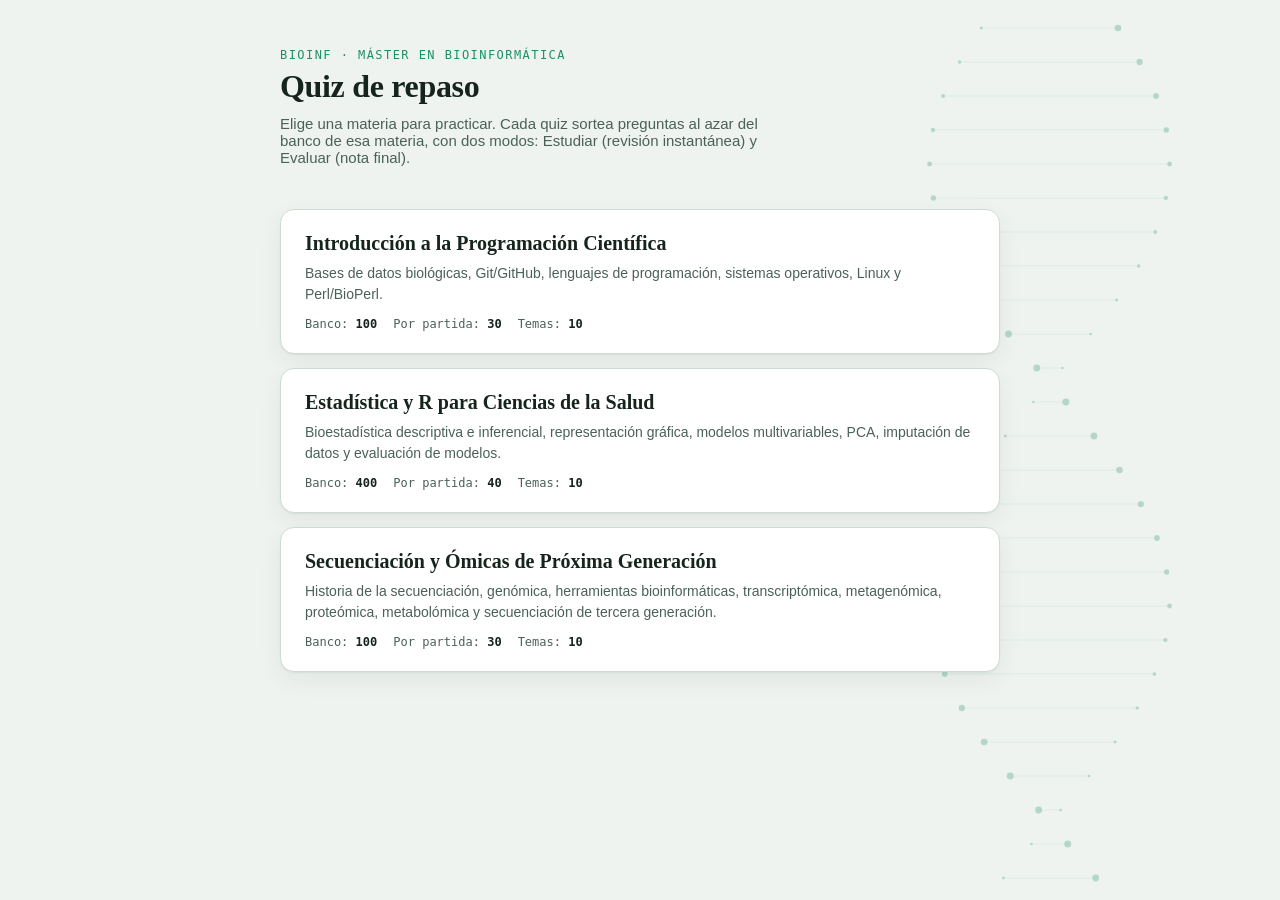
<file: index.html>
<!doctype html>
<html lang="es">
<head>
<meta charset="UTF-8">
<meta name="viewport" content="width=device-width, initial-scale=1">
<meta name="description" content="Quizzes de repaso del Máster en Bioinformática: elige una materia y practica con preguntas aleatorias en modo Estudiar o Evaluar para preparar el examen final.">
<title>Quiz BIOINF — Módulos</title>
<link rel="stylesheet" href="assets/quiz.css">
</head>
<body>

<canvas id="helix"></canvas>

<div class="wrap">
  <header class="top">
    <span class="eyebrow">BIOINF · Máster en Bioinformática</span>
    <h1>Quiz de repaso</h1>
    <p class="sub">Elige una materia para practicar. Cada quiz sortea preguntas al azar del banco de esa materia, con dos modos: Estudiar (revisión instantánea) y Evaluar (nota final).</p>
  </header>

  <div class="module-grid" id="module-grid"></div>
</div>

<script src="materias/registry.js"></script>
<script>
(function(){
  "use strict";
  var grid = document.getElementById("module-grid");
  var modules = window.QUIZ_REGISTRY || [];

  if(modules.length === 0){
    grid.innerHTML = '<div class="card empty-note">Todavía no hay materias registradas en materias/registry.js.</div>';
    return;
  }

  modules.forEach(function(m){
    var a = document.createElement("a");
    a.className = "card module-card";
    a.href = m.file;
    a.innerHTML =
      '<span class="mname">' + m.name + '</span>' +
      '<span class="mdesc">' + m.desc + '</span>' +
      '<span class="mmeta">' +
        '<span>Banco: <b>' + m.bank + '</b></span>' +
        '<span>Por partida: <b>' + m.quizLen + '</b></span>' +
        '<span>Temas: <b>' + m.topics + '</b></span>' +
      '</span>';
    grid.appendChild(a);
  });
})();
</script>

<script src="assets/helix.js"></script>
</body>
</html>
</file>
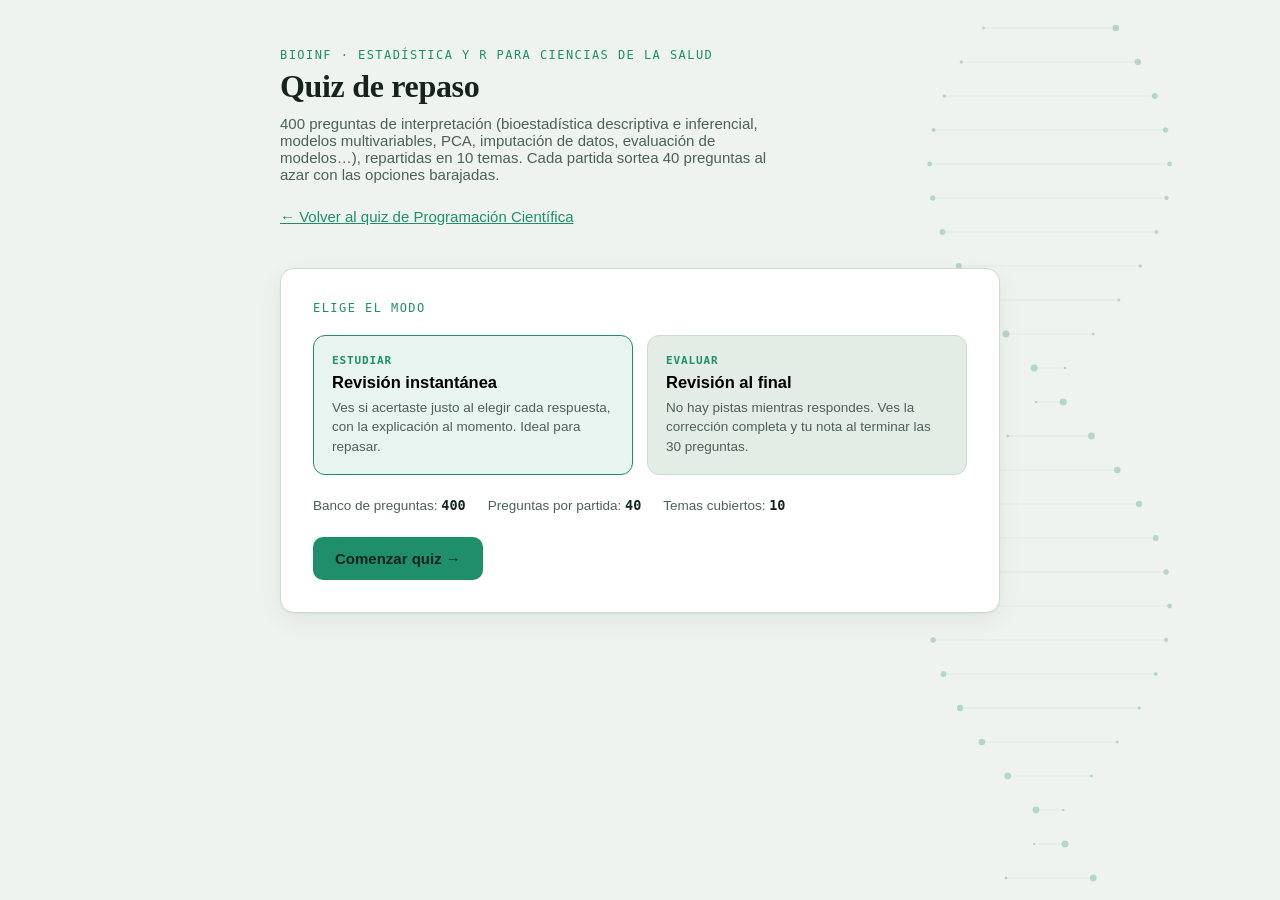
<file: estadistica-r-ciencias-salud.html>
<!doctype html>
<html lang="es">
<head>
<meta charset="UTF-8">
<meta name="viewport" content="width=device-width, initial-scale=1">
<meta name="description" content="Quiz de repaso de 40 preguntas aleatorias sobre Estadística y R para Ciencias de la Salud (Máster en Bioinformática): bioestadística descriptiva e inferencial, modelos multivariables, PCA, imputación de datos y evaluación de modelos.">
<title>Quiz BIOINF — Estadística y R para Ciencias de la Salud</title>
<style>
  :root{
    --bg: #eef3ef;
    --surface: #ffffff;
    --surface-2: #e4ece6;
    --border: #cddcd2;
    --text: #16241d;
    --text-dim: #4b6157;
    --accent: #1f8f6b;
    --accent-soft: rgba(31,143,107,.10);
    --good: #2f8f52;
    --good-soft: rgba(47,143,82,.12);
    --bad: #c33f57;
    --bad-soft: rgba(195,63,87,.10);
    --warn: #a5711f;
    --warn-soft: rgba(165,113,31,.12);
    --shadow: 0 1px 2px rgba(20,40,30,.06), 0 8px 24px rgba(20,40,30,.06);
  }
  @media (prefers-color-scheme: dark){
    :root{
      --bg: #0b1310;
      --surface: #121d18;
      --surface-2: #1a2a22;
      --border: #24382e;
      --text: #e7ede9;
      --text-dim: #9fb3a6;
      --accent: #3fc296;
      --accent-soft: rgba(63,194,150,.12);
      --good: #57c47f;
      --good-soft: rgba(87,196,127,.14);
      --bad: #e97288;
      --bad-soft: rgba(233,114,136,.12);
      --warn: #e0ac52;
      --warn-soft: rgba(224,172,82,.14);
      --shadow: 0 1px 2px rgba(0,0,0,.3), 0 12px 32px rgba(0,0,0,.35);
    }
  }
  :root[data-theme="dark"]{
    --bg: #0b1310; --surface: #121d18; --surface-2: #1a2a22; --border: #24382e;
    --text: #e7ede9; --text-dim: #9fb3a6; --accent: #3fc296; --accent-soft: rgba(63,194,150,.12);
    --good: #57c47f; --good-soft: rgba(87,196,127,.14); --bad: #e97288; --bad-soft: rgba(233,114,136,.12);
    --warn: #e0ac52; --warn-soft: rgba(224,172,82,.14);
    --shadow: 0 1px 2px rgba(0,0,0,.3), 0 12px 32px rgba(0,0,0,.35);
  }
  :root[data-theme="light"]{
    --bg: #eef3ef; --surface: #ffffff; --surface-2: #e4ece6; --border: #cddcd2;
    --text: #16241d; --text-dim: #4b6157; --accent: #1f8f6b; --accent-soft: rgba(31,143,107,.10);
    --good: #2f8f52; --good-soft: rgba(47,143,82,.12); --bad: #c33f57; --bad-soft: rgba(195,63,87,.10);
    --warn: #a5711f; --warn-soft: rgba(165,113,31,.12);
    --shadow: 0 1px 2px rgba(20,40,30,.06), 0 8px 24px rgba(20,40,30,.06);
  }

  *{ box-sizing: border-box; }
  html,body{ margin:0; padding:0; }
  body{
    background: var(--bg);
    color: var(--text);
    font-family: -apple-system, "Segoe UI", "Helvetica Neue", Arial, sans-serif;
    min-height: 100vh;
    position: relative;
    overflow-x: hidden;
  }
  .mono{ font-family: ui-monospace, "SF Mono", "Cascadia Mono", Consolas, "Liberation Mono", monospace; font-variant-numeric: tabular-nums; }

  #helix{
    position: fixed; inset: 0; width: 100%; height: 100%;
    z-index: 0; opacity: .5; pointer-events: none;
  }

  .wrap{
    position: relative; z-index: 1;
    max-width: 760px; margin: 0 auto;
    padding: 48px 20px 80px;
  }

  header.top{
    display:flex; flex-direction:column; gap:4px; margin-bottom: 28px;
  }
  .eyebrow{
    font-family: ui-monospace, "SF Mono", Consolas, monospace;
    font-size: 12px; letter-spacing: .12em; text-transform: uppercase;
    color: var(--accent);
  }
  h1{
    font-family: Georgia, "Iowan Old Style", "Times New Roman", serif;
    font-size: 32px; line-height: 1.15; margin: 2px 0 0;
    text-wrap: balance;
    letter-spacing: -.01em;
  }
  .sub{ color: var(--text-dim); font-size: 15px; margin-top: 6px; max-width: 62ch; }

  .card{
    background: var(--surface);
    border: 1px solid var(--border);
    border-radius: 14px;
    box-shadow: var(--shadow);
  }

  /* ---------- Start screen ---------- */
  .start-card{ padding: 32px; margin-top: 22px; }
  .mode-grid{ display:grid; grid-template-columns: 1fr 1fr; gap: 14px; margin: 20px 0 8px; }
  @media (max-width: 560px){ .mode-grid{ grid-template-columns: 1fr; } }
  .mode-opt{
    border: 1px solid var(--border); border-radius: 12px; padding: 18px;
    cursor: pointer; text-align: left; background: var(--surface-2);
    transition: border-color .15s ease, background .15s ease, transform .1s ease;
    display:flex; flex-direction:column; gap:6px;
  }
  .mode-opt:hover{ transform: translateY(-1px); }
  .mode-opt.selected{ border-color: var(--accent); background: var(--accent-soft); }
  .mode-opt .tag{
    font-family: ui-monospace, monospace; font-size: 11px; letter-spacing:.08em;
    text-transform: uppercase; color: var(--accent); font-weight: 600;
  }
  .mode-opt .name{ font-size: 16.5px; font-weight: 600; }
  .mode-opt .desc{ font-size: 13.5px; color: var(--text-dim); line-height:1.45; }

  .stats-line{
    display:flex; gap: 22px; margin: 22px 0 6px; flex-wrap: wrap;
    font-size: 13.5px; color: var(--text-dim);
  }
  .stats-line b{ color: var(--text); font-family: ui-monospace, monospace; }

  button{ font: inherit; cursor: pointer; }
  .btn{
    border: none; border-radius: 10px; padding: 13px 22px;
    background: var(--accent); color: #06231a; font-weight: 700; font-size: 15px;
    transition: filter .15s ease, transform .1s ease;
  }
  .btn:hover{ filter: brightness(1.08); }
  .btn:active{ transform: translateY(1px); }
  .btn:disabled{ opacity: .45; cursor: not-allowed; filter:none; }
  .btn.ghost{
    background: transparent; color: var(--text); border: 1px solid var(--border);
    font-weight: 600;
  }
  .btn.ghost:hover{ border-color: var(--accent); color: var(--accent); }
  .btn-row{ display:flex; gap: 12px; margin-top: 24px; align-items:center; }

  /* ---------- Quiz screen ---------- */
  .progress-row{ display:flex; align-items:center; gap: 14px; margin-bottom: 18px; }
  .progress-track{
    flex: 1; height: 6px; border-radius: 4px; background: var(--surface-2);
    overflow: hidden; border: 1px solid var(--border);
  }
  .progress-fill{ height: 100%; background: var(--accent); border-radius: 4px; transition: width .25s ease; }
  .progress-count{ font-size: 13px; color: var(--text-dim); white-space:nowrap; }

  .q-card{ padding: 28px; }
  .q-meta{ display:flex; justify-content: space-between; align-items:center; margin-bottom: 14px; gap: 10px; flex-wrap: wrap;}
  .topic-pill{
    font-family: ui-monospace, monospace; font-size: 11.5px; letter-spacing: .05em;
    background: var(--surface-2); border: 1px solid var(--border); color: var(--text-dim);
    padding: 4px 10px; border-radius: 999px;
  }
  .mode-pill{
    font-family: ui-monospace, monospace; font-size: 11px; letter-spacing: .08em; text-transform: uppercase;
    color: var(--warn); border: 1px solid var(--warn-soft); background: var(--warn-soft);
    padding: 4px 10px; border-radius: 999px;
  }
  .q-text{ font-size: 19px; line-height: 1.45; font-weight: 600; margin: 0 0 20px; text-wrap: balance; }

  .options{ display:flex; flex-direction: column; gap: 10px; }
  .opt{
    display:flex; align-items:flex-start; gap: 12px;
    text-align:left; width: 100%;
    padding: 13px 14px; border-radius: 10px;
    border: 1px solid var(--border); background: var(--surface-2); color: var(--text);
    transition: border-color .12s ease, background .12s ease, transform .06s ease;
  }
  .opt:hover:not(:disabled){ border-color: var(--accent); }
  .opt:focus-visible{ outline: 2px solid var(--accent); outline-offset: 2px; }
  .opt:active:not(:disabled){ transform: translateY(1px); }
  .opt .letter{
    font-family: ui-monospace, monospace; font-size: 13px; font-weight: 700;
    color: var(--text-dim); border: 1px solid var(--border); background: var(--surface);
    width: 24px; height: 24px; border-radius: 6px; flex: none;
    display:flex; align-items:center; justify-content:center;
  }
  .opt .label{ font-size: 15px; line-height: 1.45; padding-top: 1px; }
  .opt.chosen{ border-color: var(--accent); background: var(--accent-soft); }
  .opt.chosen .letter{ color: var(--accent); border-color: var(--accent); }
  .opt.correct{ border-color: var(--good); background: var(--good-soft); }
  .opt.correct .letter{ color: var(--good); border-color: var(--good); background: transparent; }
  .opt.wrong{ border-color: var(--bad); background: var(--bad-soft); }
  .opt.wrong .letter{ color: var(--bad); border-color: var(--bad); }
  .opt:disabled{ cursor: default; }

  .feedback{
    margin-top: 16px; padding: 14px 16px; border-radius: 10px;
    font-size: 14px; line-height: 1.55; display:flex; gap: 10px; align-items:flex-start;
  }
  .feedback.good{ background: var(--good-soft); border: 1px solid var(--good); color: var(--text); }
  .feedback.bad{ background: var(--bad-soft); border: 1px solid var(--bad); color: var(--text); }
  .feedback .fic{ font-weight:800; flex: none; font-family: ui-monospace, monospace; }
  .feedback.good .fic{ color: var(--good); }
  .feedback.bad .fic{ color: var(--bad); }

  .nav-row{ display:flex; justify-content: flex-end; margin-top: 22px; }

  /* ---------- Results screen ---------- */
  .score-card{ padding: 30px; display:flex; gap: 26px; align-items:center; flex-wrap: wrap; }
  .ring-wrap{ position: relative; width: 128px; height: 128px; flex: none; }
  .ring-wrap svg{ transform: rotate(-90deg); }
  .ring-bg{ fill:none; stroke: var(--surface-2); stroke-width: 10; }
  .ring-fg{ fill:none; stroke: var(--accent); stroke-width: 10; stroke-linecap: round; transition: stroke-dashoffset .6s ease; }
  .ring-label{ position:absolute; inset:0; display:flex; flex-direction:column; align-items:center; justify-content:center; }
  .ring-label .pct{ font-family: ui-monospace, monospace; font-size: 26px; font-weight: 800; }
  .ring-label .frac{ font-size: 12px; color: var(--text-dim); font-family: ui-monospace, monospace;}
  .score-copy h2{ margin: 0 0 6px; font-family: Georgia, serif; font-size: 22px; }
  .score-copy p{ margin: 0; color: var(--text-dim); font-size: 14px; max-width: 40ch; }

  .breakdown{ padding: 24px 28px; margin-top: 16px; }
  .breakdown h3{ margin: 0 0 14px; font-size: 14px; letter-spacing:.04em; text-transform: uppercase; color: var(--text-dim); font-weight:700; }
  .topic-row{ display:flex; align-items:center; gap: 12px; padding: 7px 0; }
  .topic-row .tname{ width: 210px; flex: none; font-size: 13.5px; color: var(--text); }
  .topic-row .tbar{ flex:1; height: 8px; border-radius: 4px; background: var(--surface-2); overflow:hidden; border:1px solid var(--border); }
  .topic-row .tbar > span{ display:block; height:100%; background: var(--accent); }
  .topic-row .tfrac{ width: 44px; text-align:right; font-family: ui-monospace, monospace; font-size: 12.5px; color: var(--text-dim); flex:none; }

  .review{ margin-top: 16px; display:flex; flex-direction:column; gap: 12px; }
  .review-item{ padding: 18px 20px; border-left-width: 4px; border-left-style: solid; }
  .review-item.ok{ border-left-color: var(--good); }
  .review-item.no{ border-left-color: var(--bad); }
  .review-item .rmeta{ display:flex; gap:8px; align-items:center; margin-bottom: 8px; }
  .review-item .rq{ font-size: 15.5px; font-weight: 600; margin: 0 0 10px; line-height:1.4; }
  .review-item .rline{ font-size: 13.5px; margin: 3px 0; line-height:1.5; }
  .review-item .rline b{ font-weight: 700; }
  .review-item .rline.yours.ok-text{ color: var(--good); }
  .review-item .rline.yours.no-text{ color: var(--bad); }
  .review-item .rexpl{ font-size: 13.5px; color: var(--text-dim); margin-top: 8px; line-height: 1.55; }

  .hidden{ display:none !important; }

  ::selection{ background: var(--accent-soft); }
  a{ color: var(--accent); }
</style>
</head>
<body>

<canvas id="helix"></canvas>

<div class="wrap">
  <header class="top">
    <span class="eyebrow">BIOINF · Estadística y R para Ciencias de la Salud</span>
    <h1>Quiz de repaso</h1>
    <p class="sub">400 preguntas de interpretación (bioestadística descriptiva e inferencial, modelos multivariables, PCA, imputación de datos, evaluación de modelos…), repartidas en 10 temas. Cada partida sortea 40 preguntas al azar con las opciones barajadas.</p>
    <p class="sub"><a href="index.html">← Volver al quiz de Programación Científica</a></p>
  </header>

  <!-- START SCREEN -->
  <section id="screen-start" class="card start-card">
    <div class="eyebrow" style="margin-bottom:6px;">Elige el modo</div>
    <div class="mode-grid">
      <button class="mode-opt selected" data-mode="study" id="mode-study">
        <span class="tag">Estudiar</span>
        <span class="name">Revisión instantánea</span>
        <span class="desc">Ves si acertaste justo al elegir cada respuesta, con la explicación al momento. Ideal para repasar.</span>
      </button>
      <button class="mode-opt" data-mode="eval" id="mode-eval">
        <span class="tag">Evaluar</span>
        <span class="name">Revisión al final</span>
        <span class="desc">No hay pistas mientras respondes. Ves la corrección completa y tu nota al terminar las 30 preguntas.</span>
      </button>
    </div>
    <div class="stats-line">
      <span>Banco de preguntas: <b id="bank-total">400</b></span>
      <span>Preguntas por partida: <b>40</b></span>
      <span>Temas cubiertos: <b>10</b></span>
    </div>
    <div class="btn-row">
      <button class="btn" id="start-btn">Comenzar quiz →</button>
    </div>
  </section>

  <!-- QUIZ SCREEN -->
  <section id="screen-quiz" class="hidden">
    <div class="progress-row">
      <span class="progress-count mono" id="progress-count">1 / 30</span>
      <div class="progress-track"><div class="progress-fill" id="progress-fill" style="width:3.3%"></div></div>
      <span id="mode-badge" class="mode-pill">Estudiar</span>
    </div>

    <div class="card q-card">
      <div class="q-meta">
        <span class="topic-pill" id="topic-pill">TEMA 01 · Presentación e introducción al análisis de datos</span>
      </div>
      <p class="q-text" id="q-text">…</p>
      <div class="options" id="options"></div>
      <div id="feedback"></div>
    </div>

    <div class="nav-row">
      <button class="btn" id="next-btn" disabled>Siguiente →</button>
    </div>
  </section>

  <!-- RESULTS SCREEN -->
  <section id="screen-results" class="hidden">
    <div class="card score-card">
      <div class="ring-wrap">
        <svg width="128" height="128" viewBox="0 0 128 128">
          <circle class="ring-bg" cx="64" cy="64" r="54"></circle>
          <circle class="ring-fg" id="ring-fg" cx="64" cy="64" r="54" stroke-dasharray="339.3" stroke-dashoffset="339.3"></circle>
        </svg>
        <div class="ring-label">
          <span class="pct" id="result-pct">0%</span>
          <span class="frac" id="result-frac">0/30</span>
        </div>
      </div>
      <div class="score-copy">
        <h2 id="result-title">Resultado</h2>
        <p id="result-copy">…</p>
      </div>
    </div>

    <div class="card breakdown">
      <h3>Resultado por tema</h3>
      <div id="topic-breakdown"></div>
    </div>

    <div class="btn-row">
      <button class="btn" id="restart-btn">Nueva partida →</button>
    </div>

    <div class="review" id="review-list"></div>
  </section>
</div>

<script>
(function(){
"use strict";

/* ---------------- Question bank (10 temas x 40 preguntas) ---------------- */
var TOPICS = {
  1:"Presentación e introducción al análisis de datos",
  2:"Bibliotecas y ecosistema de análisis",
  3:"Representación gráfica de datos biológicos",
  4:"Fundamentos de bioestadística descriptiva e inferencial",
  5:"Bioestadística descriptiva",
  6:"Bioestadística inferencial",
  7:"Modelos multivariables lineales",
  8:"Modelos multivariables avanzados",
  9:"Análisis factorial y componentes principales",
  10:"Imputación, valores faltantes y evaluación de modelos"
};

var BANK = [
// TEMA 1: Presentación e introducción al análisis de datos
{t:1,q:"Durante la planificación de un estudio biomédico, una conclusión preliminar depende de cómo se entienda el papel de la bioestadística. ¿Qué formulación debería aceptar el equipo?",o:["exige proteger la confidencialidad y usar la información de forma justificada","permite transformar datos biomédicos en evidencia interpretable para responder preguntas de salud","organiza individuos, variables y mediciones de forma coherente para facilitar el análisis","integra procesamiento de datos biológicos con criterios estadísticos para evitar conclusiones puramente descriptivas"],c:1,e:"La opción B responde de forma directa al caso. Permite transformar datos biomédicos en evidencia interpretable para responder preguntas de salud. El resto describe la ética en el manejo de datos biomédicos, una base de datos estructurada o la relación entre bioinformática y bioestadística, por lo que no resuelve la cuestión central."},
{t:1,q:"Al recibir una base de datos procedente de varios hospitales, el informe alude a la relación entre bioinformática y bioestadística sin aclarar sus implicaciones. ¿Qué principio resuelve mejor la cuestión?",o:["requiere documentar decisiones, transformaciones y criterios aplicados a los datos","permite transformar datos biomédicos en evidencia interpretable para responder preguntas de salud","suele representar una unidad observacional, como un paciente, una muestra o una visita","integra procesamiento de datos biológicos con criterios estadísticos para evitar conclusiones puramente descriptivas"],c:3,e:"La opción D responde de forma directa al caso. Integra procesamiento de datos biológicos con criterios estadísticos para evitar conclusiones puramente descriptivas. El resto describe la reproducibilidad del análisis, el papel de la bioestadística o una fila de una base de datos clínica, por lo que no resuelve la cuestión central."},
{t:1,q:"Antes de comenzar el análisis de una cohorte clínica, se solicita una explicación precisa y no automática de una pregunta de investigación bien definida. ¿Qué respuesta distingue correctamente este concepto de otros relacionados?",o:["orienta qué variables deben recogerse, qué población se estudia y qué análisis tiene sentido","reduce decisiones improvisadas que pueden sesgar la interpretación","distingue entre resumir lo observado y extrapolar a una población","debe responder a la pregunta científica y no solo a la disponibilidad de columnas"],c:0,e:"La opción A responde de forma directa al caso. Orienta qué variables deben recogerse, qué población se estudia y qué análisis tiene sentido. El resto describe la planificación previa del análisis, la separación entre análisis descriptivo e inferencial o la elección de variables relevantes, por lo que no resuelve la cuestión central."},
{t:1,q:"En la reunión inicial entre clínicos y analistas, el debate metodológico se centra en una base de datos estructurada. ¿Cuál es la lectura metodológicamente más sólida?",o:["orienta qué variables deben recogerse, qué población se estudia y qué análisis tiene sentido","exige proteger la confidencialidad y usar la información de forma justificada","organiza individuos, variables y mediciones de forma coherente para facilitar el análisis","suele representar una variable medida o registrada de forma homogénea"],c:2,e:"La opción C responde de forma directa al caso. Organiza individuos, variables y mediciones de forma coherente para facilitar el análisis. El resto describe una pregunta de investigación bien definida, la ética en el manejo de datos biomédicos o una columna de una base de datos clínica, por lo que no resuelve la cuestión central."},
{t:1,q:"Al transformar registros asistenciales en una matriz analítica, se solicita una explicación precisa y no automática de una fila de una base de datos clínica. ¿Qué conclusión es la más defendible?",o:["permite auditar cómo se llegó desde los datos originales hasta las conclusiones","suele representar una unidad observacional, como un paciente, una muestra o una visita","suele representar una variable medida o registrada de forma homogénea","debe revisarse porque puede indicar error de entrada, codificación o medición"],c:1,e:"La opción B responde de forma directa al caso. Suele representar una unidad observacional, como un paciente, una muestra o una visita. El resto describe la documentación de decisiones analíticas, una columna de una base de datos clínica o un valor imposible en una variable biomédica, por lo que no resuelve la cuestión central."},
{t:1,q:"Durante la auditoría de la calidad de los datos, aparece una discrepancia que gira en torno a una columna de una base de datos clínica. ¿Qué opción evita una interpretación errónea?",o:["suele representar una variable medida o registrada de forma homogénea","suele representar una unidad observacional, como un paciente, una muestra o una visita","exige proteger la confidencialidad y usar la información de forma justificada","explica el significado, codificación y unidades de cada variable"],c:0,e:"La opción A responde de forma directa al caso. Suele representar una variable medida o registrada de forma homogénea. El resto describe una fila de una base de datos clínica, la ética en el manejo de datos biomédicos o el diccionario de datos, por lo que no resuelve la cuestión central."},
{t:1,q:"Al redactar el plan de análisis estadístico, se pide explicar con precisión el diccionario de datos. ¿Qué respuesta distingue correctamente este concepto de otros relacionados?",o:["explica el significado, codificación y unidades de cada variable","permite detectar valores perdidos, rangos anómalos y estructura general antes de inferir","evita mezclar grupos equivalentes escritos de formas distintas","debe revisarse porque puede indicar error de entrada, codificación o medición"],c:0,e:"La opción A responde de forma directa al caso. Explica el significado, codificación y unidades de cada variable. El resto describe la exploración inicial de una base de datos, la codificación consistente de categorías o un valor imposible en una variable biomédica, por lo que no resuelve la cuestión central."},
{t:1,q:"En un proyecto que integra información clínica y molecular, se comparan varias afirmaciones sobre la calidad inicial de los datos. ¿Qué lectura podría sostenerse en una revisión por pares?",o:["requiere documentar decisiones, transformaciones y criterios aplicados a los datos","permite detectar valores perdidos, rangos anómalos y estructura general antes de inferir","condiciona la validez de cualquier resultado posterior","permite auditar cómo se llegó desde los datos originales hasta las conclusiones"],c:2,e:"La opción C responde de forma directa al caso. Condiciona la validez de cualquier resultado posterior. El resto describe la reproducibilidad del análisis, la exploración inicial de una base de datos o la documentación de decisiones analíticas, por lo que no resuelve la cuestión central."},
{t:1,q:"Cuando se documenta el flujo desde el dato bruto hasta el resultado, se detecta una posible confusión en torno a un valor imposible en una variable biomédica. ¿Qué afirmación describe mejor el criterio que debería aplicarse?",o:["debe revisarse porque puede indicar error de entrada, codificación o medición","debe combinar magnitud, incertidumbre, plausibilidad y contexto clínico","suele representar una variable medida o registrada de forma homogénea","explica el significado, codificación y unidades de cada variable"],c:0,e:"La opción A responde de forma directa al caso. Debe revisarse porque puede indicar error de entrada, codificación o medición. El resto describe la interpretación de resultados en salud, una columna de una base de datos clínica o el diccionario de datos, por lo que no resuelve la cuestión central."},
{t:1,q:"Al revisar una base con variables recogidas en distintas visitas, dos analistas discrepan sobre cómo interpretar la diferencia entre dato bruto y dato procesado. ¿Qué opción evita una interpretación errónea?",o:["debe responder a la pregunta científica y no solo a la disponibilidad de columnas","distingue entre resumir lo observado y extrapolar a una población","condiciona la validez de cualquier resultado posterior","ayuda a conservar la trazabilidad entre la información original y las variables analizadas"],c:3,e:"La opción D responde de forma directa al caso. Ayuda a conservar la trazabilidad entre la información original y las variables analizadas. El resto describe la elección de variables relevantes, la separación entre análisis descriptivo e inferencial o la calidad inicial de los datos, por lo que no resuelve la cuestión central."},
{t:1,q:"Antes de interpretar los resultados de un estudio observacional, el equipo debe justificar ante un comité el significado de la reproducibilidad del análisis. ¿Qué conclusión es la más defendible?",o:["reduce decisiones improvisadas que pueden sesgar la interpretación","condiciona la validez de cualquier resultado posterior","permite auditar cómo se llegó desde los datos originales hasta las conclusiones","requiere documentar decisiones, transformaciones y criterios aplicados a los datos"],c:3,e:"La opción D responde de forma directa al caso. Requiere documentar decisiones, transformaciones y criterios aplicados a los datos. El resto describe la planificación previa del análisis, la calidad inicial de los datos o la documentación de decisiones analíticas, por lo que no resuelve la cuestión central."},
{t:1,q:"En la preparación de un conjunto de datos para su análisis, una salida automatizada obliga a revisar el sentido de la codificación consistente de categorías. ¿Qué formulación debería aceptar el equipo?",o:["explica el significado, codificación y unidades de cada variable","evita mezclar grupos equivalentes escritos de formas distintas","organiza individuos, variables y mediciones de forma coherente para facilitar el análisis","debe combinar magnitud, incertidumbre, plausibilidad y contexto clínico"],c:1,e:"La opción B responde de forma directa al caso. Evita mezclar grupos equivalentes escritos de formas distintas. El resto describe el diccionario de datos, una base de datos estructurada o la interpretación de resultados en salud, por lo que no resuelve la cuestión central."},
{t:1,q:"Durante la revisión interna del protocolo, se revisa qué aporta la exploración inicial de una base de datos y qué no puede garantizar por sí solo. ¿Cuál de las siguientes opciones interpreta correctamente la situación?",o:["permite transformar datos biomédicos en evidencia interpretable para responder preguntas de salud","organiza individuos, variables y mediciones de forma coherente para facilitar el análisis","permite detectar valores perdidos, rangos anómalos y estructura general antes de inferir","condiciona la validez de cualquier resultado posterior"],c:2,e:"La opción C responde de forma directa al caso. Permite detectar valores perdidos, rangos anómalos y estructura general antes de inferir. El resto describe el papel de la bioestadística, una base de datos estructurada o la calidad inicial de los datos, por lo que no resuelve la cuestión central."},
{t:1,q:"Al definir la población, las variables y el desenlace, el equipo debe justificar ante un comité el significado de la elección de variables relevantes. ¿Qué respuesta distingue correctamente este concepto de otros relacionados?",o:["permite transformar datos biomédicos en evidencia interpretable para responder preguntas de salud","debe responder a la pregunta científica y no solo a la disponibilidad de columnas","orienta qué variables deben recogerse, qué población se estudia y qué análisis tiene sentido","ayuda a conservar la trazabilidad entre la información original y las variables analizadas"],c:1,e:"La opción B responde de forma directa al caso. Debe responder a la pregunta científica y no solo a la disponibilidad de columnas. El resto describe el papel de la bioestadística, una pregunta de investigación bien definida o la diferencia entre dato bruto y dato procesado, por lo que no resuelve la cuestión central."},
{t:1,q:"En un equipo multidisciplinar de ciencias de la salud, el informe alude a la interpretación de resultados en salud sin aclarar sus implicaciones. ¿Cuál es la respuesta técnicamente más precisa?",o:["reduce decisiones improvisadas que pueden sesgar la interpretación","puede producir resultados aparentemente precisos pero conceptualmente erróneos","evita mezclar grupos equivalentes escritos de formas distintas","debe combinar magnitud, incertidumbre, plausibilidad y contexto clínico"],c:3,e:"La opción D responde de forma directa al caso. Debe combinar magnitud, incertidumbre, plausibilidad y contexto clínico. El resto describe la planificación previa del análisis, un análisis automatizado sin revisión crítica o la codificación consistente de categorías, por lo que no resuelve la cuestión central."},
{t:1,q:"Al comprobar la trazabilidad de las transformaciones realizadas, se pide explicar con precisión un análisis automatizado sin revisión crítica. ¿Qué afirmación describe mejor el criterio que debería aplicarse?",o:["debe revisarse porque puede indicar error de entrada, codificación o medición","puede producir resultados aparentemente precisos pero conceptualmente erróneos","orienta qué variables deben recogerse, qué población se estudia y qué análisis tiene sentido","debe combinar magnitud, incertidumbre, plausibilidad y contexto clínico"],c:1,e:"La opción B responde de forma directa al caso. Puede producir resultados aparentemente precisos pero conceptualmente erróneos. El resto describe un valor imposible en una variable biomédica, una pregunta de investigación bien definida o la interpretación de resultados en salud, por lo que no resuelve la cuestión central."},
{t:1,q:"Antes de compartir los datos con otro grupo investigador, aparece una discrepancia que gira en torno a la separación entre análisis descriptivo e inferencial. ¿Qué opción evita una interpretación errónea?",o:["integra procesamiento de datos biológicos con criterios estadísticos para evitar conclusiones puramente descriptivas","puede producir resultados aparentemente precisos pero conceptualmente erróneos","distingue entre resumir lo observado y extrapolar a una población","ayuda a conservar la trazabilidad entre la información original y las variables analizadas"],c:2,e:"La opción C responde de forma directa al caso. Distingue entre resumir lo observado y extrapolar a una población. El resto describe la relación entre bioinformática y bioestadística, un análisis automatizado sin revisión crítica o la diferencia entre dato bruto y dato procesado, por lo que no resuelve la cuestión central."},
{t:1,q:"En la fase exploratoria de un proyecto bioinformático, el equipo quiere distinguir la documentación de decisiones analíticas de otros elementos relacionados. ¿Cuál de las siguientes opciones se ajusta al problema descrito?",o:["requiere documentar decisiones, transformaciones y criterios aplicados a los datos","permite detectar valores perdidos, rangos anómalos y estructura general antes de inferir","integra procesamiento de datos biológicos con criterios estadísticos para evitar conclusiones puramente descriptivas","permite auditar cómo se llegó desde los datos originales hasta las conclusiones"],c:3,e:"La opción D responde de forma directa al caso. Permite auditar cómo se llegó desde los datos originales hasta las conclusiones. El resto describe la reproducibilidad del análisis, la exploración inicial de una base de datos o la relación entre bioinformática y bioestadística, por lo que no resuelve la cuestión central."},
{t:1,q:"Al valorar si el análisis responde realmente a la pregunta clínica, la revisión identifica una interpretación dudosa de la ética en el manejo de datos biomédicos. ¿Cuál de las siguientes opciones se ajusta al problema descrito?",o:["exige proteger la confidencialidad y usar la información de forma justificada","suele representar una variable medida o registrada de forma homogénea","ayuda a conservar la trazabilidad entre la información original y las variables analizadas","permite transformar datos biomédicos en evidencia interpretable para responder preguntas de salud"],c:0,e:"La opción A responde de forma directa al caso. Exige proteger la confidencialidad y usar la información de forma justificada. El resto describe una columna de una base de datos clínica, la diferencia entre dato bruto y dato procesado o el papel de la bioestadística, por lo que no resuelve la cuestión central."},
{t:1,q:"Durante la preparación del informe metodológico, se detecta una posible confusión en torno a la planificación previa del análisis. ¿Qué conclusión es la más defendible?",o:["debe combinar magnitud, incertidumbre, plausibilidad y contexto clínico","requiere documentar decisiones, transformaciones y criterios aplicados a los datos","reduce decisiones improvisadas que pueden sesgar la interpretación","puede producir resultados aparentemente precisos pero conceptualmente erróneos"],c:2,e:"La opción C responde de forma directa al caso. Reduce decisiones improvisadas que pueden sesgar la interpretación. El resto describe la interpretación de resultados en salud, la reproducibilidad del análisis o un análisis automatizado sin revisión crítica, por lo que no resuelve la cuestión central."},
{t:1,q:"Al auditar un análisis ya finalizado, el equipo debe justificar ante un comité el significado de la coherencia entre objetivo y desenlace. ¿Qué afirmación describe mejor el criterio que debería aplicarse?",o:["no garantiza que el modelo generalice a nuevas muestras","representa el patrón que se considera frente a la hipótesis nula","debe depender del tipo de variable y de la pregunta que se quiere responder","garantiza que el análisis evalúe el fenómeno que se quiere estudiar"],c:3,e:"En este escenario, la decisión defendible es la opción D: Garantiza que el análisis evalúe el fenómeno que se quiere estudiar. Las demás opciones cambian el foco hacia un buen ajuste aparente, una hipótesis alternativa y la elección del gráfico."},
{t:1,q:"Durante la evaluación de un resultado aparentemente convincente, la revisión identifica una interpretación dudosa de una variable categórica codificada con números. ¿Qué conclusión es la más defendible?",o:["no debe interpretarse automáticamente como una magnitud continua","no debe interpretarse como causal si el diseño no lo permite","no debe considerarse causal sin justificación externa","debe interpretarse como riesgo estimado bajo el modelo y sus supuestos"],c:0,e:"En este escenario, la decisión defendible es la opción A: No debe interpretarse automáticamente como una magnitud continua. Las demás opciones cambian el foco hacia un efecto ajustado, una variable seleccionada automáticamente y una probabilidad predicha."},
{t:1,q:"En una reunión entre personal clínico y analistas, el equipo quiere distinguir un protocolo de limpieza de datos de otros elementos relacionados. ¿Qué opción evita una interpretación errónea?",o:["establece reglas explícitas para corregir, excluir o conservar observaciones","permite estimar rendimiento en datos no usados para desarrollar el modelo","es un supuesto clave cuando cada individuo debe aportar información separada","requiere armonizar identificadores, escalas y significado biológico"],c:0,e:"En este escenario, la decisión defendible es la opción A: Establece reglas explícitas para corregir, excluir o conservar observaciones. Las demás opciones cambian el foco hacia un conjunto de prueba independiente, la independencia de observaciones y la integración de datos clínicos y ómicos."},
{t:1,q:"Durante la revisión por pares de un manuscrito, la validez de la conclusión depende de interpretar bien un cambio de unidades no documentado. ¿Cuál de las siguientes opciones se ajusta al problema descrito?",o:["indica incertidumbre sobre la magnitud de la asociación","puede explicar discrepancias cuando los resultados no coinciden","puede alterar la magnitud aparente de los resultados","puede alterar artificialmente la relación entre predictores y resultado"],c:2,e:"En este escenario, la decisión defendible es la opción C: Puede alterar la magnitud aparente de los resultados. Las demás opciones cambian el foco hacia un intervalo amplio para beta, un cambio de versión entre análisis y imputar el desenlace sin cautela."},
{t:1,q:"En un ejercicio que combina estadística y bioinformática, el informe alude a la comunicación de resultados sin aclarar sus implicaciones. ¿Qué opción evita una interpretación errónea?",o:["debe ser comprensible sin ocultar limitaciones ni incertidumbre","debe valorarse junto con evidencia previa y limitaciones del estudio","pueden ocultar si la conclusión se basa en pocos casos","debe incluir comprobaciones manuales de plausibilidad y coherencia"],c:0,e:"En este escenario, la decisión defendible es la opción A: Debe ser comprensible sin ocultar limitaciones ni incertidumbre. Las demás opciones cambian el foco hacia un resultado aislado, porcentajes sin recuentos absolutos y la revisión de resultados de una biblioteca."},
{t:1,q:"Al comprobar la coherencia entre datos, método y conclusión, una decisión metodológica depende de comprender correctamente la revisión de duplicados. ¿Cuál es la respuesta técnicamente más precisa?",o:["debe incluir comprobaciones manuales de plausibilidad y coherencia","debe reflejar que una misma persona puede aportar varias mediciones","ayuda a entender procedencia, fecha, unidades y condiciones de medición","evita que una misma observación pese más de lo debido"],c:3,e:"En este escenario, la decisión defendible es la opción D: Evita que una misma observación pese más de lo debido. Las demás opciones cambian el foco hacia la revisión de resultados de una biblioteca, la estructura de datos longitudinales y la revisión de metadatos."},
{t:1,q:"En la discusión metodológica de un estudio multicéntrico, dos analistas discrepan sobre cómo interpretar la trazabilidad de una variable derivada. ¿Qué lectura podría sostenerse en una revisión por pares?",o:["no debe interpretarse automáticamente como una magnitud continua","ayuda a conservar la trazabilidad entre la información original y las variables analizadas","permite saber cómo se construyó a partir de la información original","requiere considerar cómo se obtuvo la muestra"],c:2,e:"En este escenario, la decisión defendible es la opción C: Permite saber cómo se construyó a partir de la información original. Las demás opciones cambian el foco hacia una variable categórica codificada con números, la diferencia entre dato bruto y dato procesado y una inferencia sobre población."},
{t:1,q:"Al separar una observación válida de una conclusión excesiva, el debate metodológico se centra en la revisión de metadatos. ¿Qué lectura podría sostenerse en una revisión por pares?",o:["ayuda a entender procedencia, fecha, unidades y condiciones de medición","debe incluir comprobaciones manuales de plausibilidad y coherencia","ayuda a entender aplicaciones, pero no sustituye la adaptación al propio estudio","evita que una misma observación pese más de lo debido"],c:0,e:"En este escenario, la decisión defendible es la opción A: Ayuda a entender procedencia, fecha, unidades y condiciones de medición. Las demás opciones cambian el foco hacia la revisión de resultados de una biblioteca, la lectura de ejemplos de uso y la revisión de duplicados."},
{t:1,q:"En la lectura crítica de un informe biomédico, se revisa qué aporta la interpretación de una tabla descriptiva y qué no puede garantizar por sí solo. ¿Qué afirmación describe mejor el criterio que debería aplicarse?",o:["debe limitarse a lo observado y no sobreinterpretar","describe características iniciales y posibles desequilibrios entre grupos","mejora la interpretación porque traduce códigos internos a información comprensible","debe fijarse en denominadores, distribución y posibles desequilibrios"],c:3,e:"En este escenario, la decisión defendible es la opción D: Debe fijarse en denominadores, distribución y posibles desequilibrios. Las demás opciones cambian el foco hacia una conclusión descriptiva, una tabla basal y una tabla clínica con etiquetas claras."},
{t:1,q:"Al reproducir un análisis realizado por otro equipo, el informe alude a la integración de datos clínicos y ómicos sin aclarar sus implicaciones. ¿Cuál es la lectura metodológicamente más sólida?",o:["permite trabajar con estructuras específicas de datos biológicos complejos","requiere armonizar identificadores, escalas y significado biológico","debe evitar ambigüedad y mantener consistencia entre figuras","puede representar patrón biológico singular o problema de calidad"],c:1,e:"En este escenario, la decisión defendible es la opción B: Requiere armonizar identificadores, escalas y significado biológico. Las demás opciones cambian el foco hacia la integración de bibliotecas biomédicas, la elección de colores para grupos clínicos y un individuo extremo en PCA."},
{t:1,q:"En un ejercicio que combina estadística y bioinformática, el equipo debe justificar ante un comité el significado de la estructura de datos longitudinales. ¿Qué opción evita una interpretación errónea?",o:["sugiere que el modelo puede no capturar bien la estructura de los datos","debe considerar que las mediciones repetidas de un individuo están relacionadas","evita que una misma observación pese más de lo debido","debe reflejar que una misma persona puede aportar varias mediciones"],c:3,e:"En este escenario, la decisión defendible es la opción D: Debe reflejar que una misma persona puede aportar varias mediciones. Las demás opciones cambian el foco hacia un gráfico de residuos con patrón, un modelo para datos longitudinales y la revisión de duplicados."},
{t:1,q:"Al comprobar la coherencia entre datos, método y conclusión, una salida automatizada obliga a revisar el sentido de la diferencia entre precisión computacional y validez científica. ¿Qué afirmación describe mejor el criterio que debería aplicarse?",o:["debe responder a la pregunta científica y no solo a la disponibilidad de columnas","evita atribuir efecto directo cuando el diseño no lo permite","recuerda que un resultado numérico exacto puede responder mal a la pregunta","no debe aceptarse sin verificar que responde a la pregunta científica"],c:2,e:"En este escenario, la decisión defendible es la opción C: Recuerda que un resultado numérico exacto puede responder mal a la pregunta. Las demás opciones cambian el foco hacia la elección de variables relevantes, la diferencia entre asociación y causalidad y un resultado generado automáticamente."},
{t:1,q:"Al decidir si un hallazgo puede comunicarse, el informe alude a un análisis exploratorio sin aclarar sus implicaciones. ¿Qué opción evita una interpretación errónea?",o:["define el umbral de error tipo I aceptado antes del análisis","debe presentarse como generador de hipótesis si no estaba preespecificado","sirve para generar comprensión, no para confirmar por sí sola una hipótesis","sirve para comprender patrones antes de formular conclusiones confirmatorias"],c:3,e:"En este escenario, la decisión defendible es la opción D: Sirve para comprender patrones antes de formular conclusiones confirmatorias. Las demás opciones cambian el foco hacia el nivel de significación, un análisis exploratorio con muchas pruebas y una visualización exploratoria."},
{t:1,q:"En la lectura crítica de un informe biomédico, se valora si el uso de un resultado inesperado está metodológicamente justificado. ¿Cuál es la respuesta técnicamente más precisa?",o:["puede indicar variabilidad no biológica que debe revisarse","debe revisarse como posible error o valor real extremo antes de excluirlo","debe revisarse antes de asumir que representa un hallazgo real","debe revisarse para valorar plausibilidad clínica"],c:2,e:"En este escenario, la decisión defendible es la opción C: Debe revisarse antes de asumir que representa un hallazgo real. Las demás opciones cambian el foco hacia un componente asociado a lote técnico, un outlier en un gráfico y un valor imputado extremo."},
{t:1,q:"Al comprobar la coherencia entre datos, método y conclusión, el análisis parece correcto, pero queda por aclarar un identificador único de paciente. ¿Qué conclusión es la más defendible?",o:["permite enlazar registros sin confundir individuos distintos","puede ocultar heterogeneidad importante","puede ser útil cuando distintos métodos responden de forma diferente a la misma pregunta","requiere reconocer dependencia entre observaciones"],c:0,e:"En este escenario, la decisión defendible es la opción A: Permite enlazar registros sin confundir individuos distintos. Las demás opciones cambian el foco hacia un resumen global de grupos muy distintos, la comparación entre herramientas y la medición repetida en un mismo paciente."},
{t:1,q:"Al preparar una respuesta para el comité científico, se debe decidir qué consecuencia práctica tiene la lectura crítica de una salida estadística. ¿Cuál sería la formulación más precisa en el informe?",o:["puede carecer de relevancia práctica aunque sea significativa","facilita comparación entre estudios si se entiende qué calcula exactamente","debe separar estimación, incertidumbre y relevancia práctica","debe comunicarse junto a las estimaciones para evitar falsa certeza"],c:2,e:"En este escenario, la decisión defendible es la opción C: Debe separar estimación, incertidumbre y relevancia práctica. Las demás opciones cambian el foco hacia una diferencia estadística pequeña, una salida estandarizada y la incertidumbre estadística."},
{t:1,q:"En una auditoría de reproducibilidad, una decisión metodológica depende de comprender correctamente una decisión tomada después de ver los resultados. ¿Cuál es la lectura metodológicamente más sólida?",o:["reduce falsos positivos pero puede aumentar falsos negativos","sugiere que el desenlace aumenta al aumentar el predictor, manteniendo constantes los demás","puede aumentar el riesgo de conclusiones guiadas por azar","sugiere que el desenlace disminuye al aumentar el predictor, manteniendo constantes los demás"],c:2,e:"En este escenario, la decisión defendible es la opción C: Puede aumentar el riesgo de conclusiones guiadas por azar. Las demás opciones cambian el foco hacia un punto de corte con alta especificidad, un beta positivo y un beta negativo."},
{t:1,q:"En una reunión entre personal clínico y analistas, el equipo quiere distinguir una variable mal definida de otros elementos relacionados. ¿Qué conclusión es la más defendible?",o:["puede quedar mal representada por una recta simple","puede requerir métodos robustos o no paramétricos","puede generar interpretaciones ambiguas aunque el análisis sea técnicamente correcto","puede limitar la generalización aunque el análisis esté bien calculado"],c:2,e:"En este escenario, la decisión defendible es la opción C: Puede generar interpretaciones ambiguas aunque el análisis sea técnicamente correcto. Las demás opciones cambian el foco hacia una relación no lineal, una variable ordinal en grupos pequeños y una muestra no representativa."},
{t:1,q:"Al decidir si un hallazgo puede comunicarse, surge una duda sobre la selección de la población analítica y su papel en el análisis. ¿Qué lectura podría sostenerse en una revisión por pares?",o:["define a quién representan realmente los resultados","debe combinar varianza explicada, criterio visual e interpretabilidad","debe decidirse por diseño y variables, no por el resultado deseado","describe una característica de la población completa"],c:0,e:"En este escenario, la decisión defendible es la opción A: Define a quién representan realmente los resultados. Las demás opciones cambian el foco hacia la selección de número de componentes, la selección de un contraste y un parámetro."},
{t:1,q:"Al separar una observación válida de una conclusión excesiva, el equipo quiere distinguir la consistencia temporal de las mediciones de otros elementos relacionados. ¿Qué afirmación describe mejor el criterio que debería aplicarse?",o:["es un supuesto clave cuando cada individuo debe aportar información separada","reconoce que las mediciones proceden de los mismos individuos o unidades","es clave cuando se interpretan visitas, seguimientos o cambios longitudinales","debe considerar que las mediciones repetidas de un individuo están relacionadas"],c:2,e:"En este escenario, la decisión defendible es la opción C: Es clave cuando se interpretan visitas, seguimientos o cambios longitudinales. Las demás opciones cambian el foco hacia la independencia de observaciones, una comparación pareada y un modelo para datos longitudinales."},
// TEMA 2: Bibliotecas y ecosistema de análisis
{t:2,q:"Al configurar un entorno de R para un proyecto colaborativo, el informe alude al uso de bibliotecas estadísticas sin aclarar sus implicaciones. ¿Cuál sería la formulación más precisa en el informe?",o:["obliga a registrar versiones y criterios para que el análisis sea reproducible","permite trabajar con estructuras específicas de datos biológicos complejos","debe evaluarse con validación y métricas adecuadas, no solo por producir predicciones","amplía las capacidades analíticas mediante herramientas especializadas y documentadas"],c:3,e:"En este escenario, la decisión defendible es la opción D: Amplía las capacidades analíticas mediante herramientas especializadas y documentadas. Las demás opciones cambian el foco hacia la dependencia de herramientas externas, la integración de bibliotecas biomédicas y el uso de herramientas predictivas."},
{t:2,q:"Tras actualizar varias bibliotecas del análisis, una decisión metodológica depende de comprender correctamente la elección de una biblioteca. ¿Cuál de las siguientes opciones se ajusta al problema descrito?",o:["debe basarse en el objetivo, la fiabilidad, la documentación y la adecuación al tipo de datos","permite entender supuestos, entradas esperadas e interpretación de resultados","puede cambiar resultados si modifica métodos, valores por defecto o compatibilidades","puede dificultar la reproducibilidad y la interpretación crítica"],c:0,e:"En este escenario, la decisión defendible es la opción A: Debe basarse en el objetivo, la fiabilidad, la documentación y la adecuación al tipo de datos. Las demás opciones cambian el foco hacia la documentación de una biblioteca, la actualización de una biblioteca y una biblioteca poco documentada."},
{t:2,q:"Cuando dos paquetes exportan funciones con el mismo nombre, una salida automatizada obliga a revisar el sentido de la dependencia de herramientas externas. ¿Qué respuesta distingue correctamente este concepto de otros relacionados?",o:["obliga a registrar versiones y criterios para que el análisis sea reproducible","reconoce la fuente metodológica y mejora la transparencia del estudio","es importante para evitar errores al pasar datos entre etapas del análisis","facilita que otra persona obtenga resultados equivalentes con los mismos datos"],c:0,e:"En este escenario, la decisión defendible es la opción A: Obliga a registrar versiones y criterios para que el análisis sea reproducible. Las demás opciones cambian el foco hacia la citación de herramientas utilizadas, la compatibilidad entre herramientas y un entorno analítico reproducible."},
{t:2,q:"Al intentar reproducir un pipeline meses después, se pide explicar con precisión una biblioteca ampliamente utilizada. ¿Cuál es la lectura metodológicamente más sólida?",o:["debe basarse en el objetivo, la fiabilidad, la documentación y la adecuación al tipo de datos","puede dificultar la reproducibilidad y la interpretación crítica","puede facilitar revisión, aprendizaje y comparación con otros estudios","permite entender supuestos, entradas esperadas e interpretación de resultados"],c:2,e:"En este escenario, la decisión defendible es la opción C: Puede facilitar revisión, aprendizaje y comparación con otros estudios. Las demás opciones cambian el foco hacia la elección de una biblioteca, una biblioteca poco documentada y la documentación de una biblioteca."},
{t:2,q:"Durante la selección de herramientas para datos ómicos, el equipo debe justificar ante un comité el significado de una biblioteca poco documentada. ¿Qué principio resuelve mejor la cuestión?",o:["puede dificultar la reproducibilidad y la interpretación crítica","debe basarse en el objetivo, la fiabilidad, la documentación y la adecuación al tipo de datos","puede facilitar revisión, aprendizaje y comparación con otros estudios","permite entender supuestos, entradas esperadas e interpretación de resultados"],c:0,e:"En este escenario, la decisión defendible es la opción A: Puede dificultar la reproducibilidad y la interpretación crítica. Las demás opciones cambian el foco hacia la elección de una biblioteca, una biblioteca ampliamente utilizada y la documentación de una biblioteca."},
{t:2,q:"Al revisar la documentación de una función antes de utilizarla, el debate metodológico se centra en la actualización de una biblioteca. ¿Qué opción evita una interpretación errónea?",o:["permite entender supuestos, entradas esperadas e interpretación de resultados","puede cambiar resultados si modifica métodos, valores por defecto o compatibilidades","debe basarse en el objetivo, la fiabilidad, la documentación y la adecuación al tipo de datos","puede facilitar revisión, aprendizaje y comparación con otros estudios"],c:1,e:"En este escenario, la decisión defendible es la opción B: Puede cambiar resultados si modifica métodos, valores por defecto o compatibilidades. Las demás opciones cambian el foco hacia la documentación de una biblioteca, la elección de una biblioteca y una biblioteca ampliamente utilizada."},
{t:2,q:"En un proyecto que combina paquetes de CRAN y Bioconductor, la revisión identifica una interpretación dudosa de las tablas automatizadas. ¿Cuál es la lectura metodológicamente más sólida?",o:["ayudan a resumir información, pero deben revisarse en denominadores, etiquetas y sentido clínico","evita por completo la incertidumbre propia de los estudios biomédicos","permite ignorar valores perdidos, sesgos y errores de medición","solo sirve cuando todas las variables son cuantitativas continuas"],c:0,e:"En este escenario, la decisión defendible es la opción A: Ayudan a resumir información, pero deben revisarse en denominadores, etiquetas y sentido clínico. Las demás opciones cambian el foco hacia otra cuestión metodológica, otra cuestión metodológica y otra cuestión metodológica."},
{t:2,q:"Al preparar un entorno computacional para varios analistas, una salida automatizada obliga a revisar el sentido de un flujo de trabajo con varias bibliotecas. ¿Qué principio resuelve mejor la cuestión?",o:["permite trabajar con estructuras específicas de datos biológicos complejos","debe mantener coherencia entre entrada, transformación, análisis y presentación","debe priorizar claridad e interpretación por encima de complejidad visual","puede ser problemático si no se entienden entradas, supuestos y salidas"],c:1,e:"En este escenario, la decisión defendible es la opción B: Debe mantener coherencia entre entrada, transformación, análisis y presentación. Las demás opciones cambian el foco hacia la integración de bibliotecas biomédicas, la selección de librerías para gráficos y un análisis basado en herramientas de caja negra."},
{t:2,q:"Cuando una actualización modifica los valores por defecto, se detecta una posible confusión en torno a la integración de bibliotecas biomédicas. ¿Qué lectura podría sostenerse en una revisión por pares?",o:["suele incorporar estructuras y métodos adaptados a datos de alta dimensión","debe mantener coherencia entre entrada, transformación, análisis y presentación","amplía las capacidades analíticas mediante herramientas especializadas y documentadas","permite trabajar con estructuras específicas de datos biológicos complejos"],c:3,e:"En este escenario, la decisión defendible es la opción D: Permite trabajar con estructuras específicas de datos biológicos complejos. Las demás opciones cambian el foco hacia un paquete orientado a datos ómicos, un flujo de trabajo con varias bibliotecas y el uso de bibliotecas estadísticas."},
{t:2,q:"Al convertir un script exploratorio en un flujo reproducible, dos analistas discrepan sobre cómo interpretar el uso de herramientas predictivas. ¿Cuál es la respuesta técnicamente más precisa?",o:["amplía las capacidades analíticas mediante herramientas especializadas y documentadas","obliga a registrar versiones y criterios para que el análisis sea reproducible","debe evaluarse con validación y métricas adecuadas, no solo por producir predicciones","reconoce la fuente metodológica y mejora la transparencia del estudio"],c:2,e:"En este escenario, la decisión defendible es la opción C: Debe evaluarse con validación y métricas adecuadas, no solo por producir predicciones. Las demás opciones cambian el foco hacia el uso de bibliotecas estadísticas, la dependencia de herramientas externas y la citación de herramientas utilizadas."},
{t:2,q:"Durante la revisión de dependencias del proyecto, una decisión metodológica depende de comprender correctamente un paquete orientado a datos ómicos. ¿Qué lectura podría sostenerse en una revisión por pares?",o:["suele incorporar estructuras y métodos adaptados a datos de alta dimensión","facilita que otra persona obtenga resultados equivalentes con los mismos datos","permite trabajar con estructuras específicas de datos biológicos complejos","puede cambiar resultados si modifica métodos, valores por defecto o compatibilidades"],c:0,e:"En este escenario, la decisión defendible es la opción A: Suele incorporar estructuras y métodos adaptados a datos de alta dimensión. Las demás opciones cambian el foco hacia un entorno analítico reproducible, la integración de bibliotecas biomédicas y la actualización de una biblioteca."},
{t:2,q:"Al elegir entre varias bibliotecas que implementan el mismo método, aparece una discrepancia que gira en torno a la reutilización de código analítico. ¿Cuál de las siguientes opciones interpreta correctamente la situación?",o:["debe considerar si el método se ajusta al desenlace, muestra y objetivo","es importante para evitar errores al pasar datos entre etapas del análisis","puede mejorar eficiencia si se acompaña de revisión del contexto y supuestos","puede ser problemático si no se entienden entradas, supuestos y salidas"],c:2,e:"En este escenario, la decisión defendible es la opción C: Puede mejorar eficiencia si se acompaña de revisión del contexto y supuestos. Las demás opciones cambian el foco hacia la selección de librerías para modelos, la compatibilidad entre herramientas y un análisis basado en herramientas de caja negra."},
{t:2,q:"Cuando un objeto debe pasar por varias etapas del pipeline, dos analistas discrepan sobre cómo interpretar un resultado generado automáticamente. ¿Qué opción evita una interpretación errónea?",o:["debe evaluarse con validación y métricas adecuadas, no solo por producir predicciones","debe priorizar claridad e interpretación por encima de complejidad visual","debe mantener coherencia entre entrada, transformación, análisis y presentación","no debe aceptarse sin verificar que responde a la pregunta científica"],c:3,e:"En este escenario, la decisión defendible es la opción D: No debe aceptarse sin verificar que responde a la pregunta científica. Las demás opciones cambian el foco hacia el uso de herramientas predictivas, la selección de librerías para gráficos y un flujo de trabajo con varias bibliotecas."},
{t:2,q:"Al documentar las versiones utilizadas en un artículo, el equipo quiere distinguir la documentación de una biblioteca de otros elementos relacionados. ¿Qué opción evita una interpretación errónea?",o:["puede dificultar la reproducibilidad y la interpretación crítica","permite entender supuestos, entradas esperadas e interpretación de resultados","puede cambiar resultados si modifica métodos, valores por defecto o compatibilidades","debe basarse en el objetivo, la fiabilidad, la documentación y la adecuación al tipo de datos"],c:1,e:"En este escenario, la decisión defendible es la opción B: Permite entender supuestos, entradas esperadas e interpretación de resultados. Las demás opciones cambian el foco hacia una biblioteca poco documentada, la actualización de una biblioteca y la elección de una biblioteca."},
{t:2,q:"En la automatización de tablas y figuras, el equipo debe justificar ante un comité el significado de la compatibilidad entre herramientas. ¿Cuál es la lectura metodológicamente más sólida?",o:["obliga a registrar versiones y criterios para que el análisis sea reproducible","es importante para evitar errores al pasar datos entre etapas del análisis","puede mejorar eficiencia si se acompaña de revisión del contexto y supuestos","debe considerar si el método se ajusta al desenlace, muestra y objetivo"],c:1,e:"En este escenario, la decisión defendible es la opción B: Es importante para evitar errores al pasar datos entre etapas del análisis. Las demás opciones cambian el foco hacia la dependencia de herramientas externas, la reutilización de código analítico y la selección de librerías para modelos."},
{t:2,q:"Al reutilizar código procedente de otro estudio, surge una duda sobre un entorno analítico reproducible y su papel en el análisis. ¿Qué principio resuelve mejor la cuestión?",o:["suele incorporar estructuras y métodos adaptados a datos de alta dimensión","puede mejorar eficiencia si se acompaña de revisión del contexto y supuestos","facilita que otra persona obtenga resultados equivalentes con los mismos datos","no debe aceptarse sin verificar que responde a la pregunta científica"],c:2,e:"En este escenario, la decisión defendible es la opción C: Facilita que otra persona obtenga resultados equivalentes con los mismos datos. Las demás opciones cambian el foco hacia un paquete orientado a datos ómicos, la reutilización de código analítico y un resultado generado automáticamente."},
{t:2,q:"Cuando una función devuelve una estructura compleja, se detecta una posible confusión en torno a la citación de herramientas utilizadas. ¿Cuál es la respuesta técnicamente más precisa?",o:["obliga a registrar versiones y criterios para que el análisis sea reproducible","no debe aceptarse sin verificar que responde a la pregunta científica","debe evaluarse con validación y métricas adecuadas, no solo por producir predicciones","reconoce la fuente metodológica y mejora la transparencia del estudio"],c:3,e:"En este escenario, la decisión defendible es la opción D: Reconoce la fuente metodológica y mejora la transparencia del estudio. Las demás opciones cambian el foco hacia la dependencia de herramientas externas, un resultado generado automáticamente y el uso de herramientas predictivas."},
{t:2,q:"Al preparar materiales docentes basados en R, el debate metodológico se centra en la selección de librerías para gráficos. ¿Cuál es la respuesta técnicamente más precisa?",o:["debe considerar si el método se ajusta al desenlace, muestra y objetivo","debe priorizar claridad e interpretación por encima de complejidad visual","debe mantener coherencia entre entrada, transformación, análisis y presentación","es importante para evitar errores al pasar datos entre etapas del análisis"],c:1,e:"En este escenario, la decisión defendible es la opción B: Debe priorizar claridad e interpretación por encima de complejidad visual. Las demás opciones cambian el foco hacia la selección de librerías para modelos, un flujo de trabajo con varias bibliotecas y la compatibilidad entre herramientas."},
{t:2,q:"Durante la validación de una herramienta de caja negra, el análisis parece correcto, pero queda por aclarar la selección de librerías para modelos. ¿Qué lectura podría sostenerse en una revisión por pares?",o:["puede ser problemático si no se entienden entradas, supuestos y salidas","debe priorizar claridad e interpretación por encima de complejidad visual","puede mejorar eficiencia si se acompaña de revisión del contexto y supuestos","debe considerar si el método se ajusta al desenlace, muestra y objetivo"],c:3,e:"En este escenario, la decisión defendible es la opción D: Debe considerar si el método se ajusta al desenlace, muestra y objetivo. Las demás opciones cambian el foco hacia un análisis basado en herramientas de caja negra, la selección de librerías para gráficos y la reutilización de código analítico."},
{t:2,q:"Al diseñar un entorno que pueda reconstruirse en otro equipo, se comparan varias afirmaciones sobre un análisis basado en herramientas de caja negra. ¿Cuál es la lectura metodológicamente más sólida?",o:["permite entender supuestos, entradas esperadas e interpretación de resultados","puede mejorar eficiencia si se acompaña de revisión del contexto y supuestos","puede ser problemático si no se entienden entradas, supuestos y salidas","reconoce la fuente metodológica y mejora la transparencia del estudio"],c:2,e:"En este escenario, la decisión defendible es la opción C: Puede ser problemático si no se entienden entradas, supuestos y salidas. Las demás opciones cambian el foco hacia la documentación de una biblioteca, la reutilización de código analítico y la citación de herramientas utilizadas."},
{t:2,q:"Durante una sesión de revisión conjunta, se comparan varias afirmaciones sobre la gestión de dependencias. ¿Cuál de las siguientes opciones interpreta correctamente la situación?",o:["evita que un análisis deje de funcionar por cambios en componentes necesarios","puede distinguir cambios promedio y diferencias individuales en trayectoria","evita que una misma observación pese más de lo debido","evalúa si las conclusiones cambian bajo distintos supuestos"],c:0,e:"En este escenario, la decisión defendible es la opción A: Evita que un análisis deje de funcionar por cambios en componentes necesarios. Las demás opciones cambian el foco hacia un modelo mixto longitudinal, la revisión de duplicados y un análisis de sensibilidad de faltantes."},
{t:2,q:"Al auditar un análisis ya finalizado, se revisa qué aporta la dependencia de valores por defecto y qué no puede garantizar por sí solo. ¿Qué afirmación describe mejor el criterio que debería aplicarse?",o:["puede exagerar diferencias visuales si no se interpreta con cuidado","puede cambiar resultados si modifica métodos, valores por defecto o compatibilidades","puede ocultar decisiones metodológicas relevantes si no se revisan","puede sesgar la impresión visual si no se informa"],c:2,e:"En este escenario, la decisión defendible es la opción C: Puede ocultar decisiones metodológicas relevantes si no se revisan. Las demás opciones cambian el foco hacia un eje truncado, la actualización de una biblioteca y la presencia de datos faltantes en gráficos."},
{t:2,q:"Durante la revisión por pares de un manuscrito, se detecta una posible confusión en torno al uso docente de bibliotecas. ¿Cuál es la lectura metodológicamente más sólida?",o:["debe centrarse en interpretar resultados antes que memorizar instrucciones","mejora la comprensión de distribución y patrones","debe respetar el significado de genes, muestras, anotaciones y normalización","exige más validación para evitar interpretar ruido como patrón real"],c:0,e:"En este escenario, la decisión defendible es la opción A: Debe centrarse en interpretar resultados antes que memorizar instrucciones. Las demás opciones cambian el foco hacia el uso de gráficos junto a tablas, el uso de bibliotecas para datos biológicos y el uso de modelos flexibles."},
{t:2,q:"Al comprobar la coherencia entre datos, método y conclusión, la validez de la conclusión depende de interpretar bien la revisión de resultados de una biblioteca. ¿Qué conclusión es la más defendible?",o:["debe ser comprensible sin ocultar limitaciones ni incertidumbre","debe incluir comprobaciones manuales de plausibilidad y coherencia","evita que una misma observación pese más de lo debido","ayuda a entender procedencia, fecha, unidades y condiciones de medición"],c:1,e:"En este escenario, la decisión defendible es la opción B: Debe incluir comprobaciones manuales de plausibilidad y coherencia. Las demás opciones cambian el foco hacia la comunicación de resultados, la revisión de duplicados y la revisión de metadatos."},
{t:2,q:"Al preparar una respuesta para el comité científico, el análisis parece correcto, pero queda por aclarar una biblioteca para datos de alto rendimiento. ¿Qué afirmación describe mejor el criterio que debería aplicarse?",o:["debe manejar muchas variables sin perder trazabilidad biológica","debe justificarse para no perder información relevante","debe poder reconstruirse desde los datos de entrada hasta las conclusiones","debe incluir comprobaciones manuales de plausibilidad y coherencia"],c:0,e:"En este escenario, la decisión defendible es la opción A: Debe manejar muchas variables sin perder trazabilidad biológica. Las demás opciones cambian el foco hacia la agrupación de categorías, un flujo de análisis reproducible y la revisión de resultados de una biblioteca."},
{t:2,q:"Durante la revisión de una salida generada por software, dos analistas discrepan sobre cómo interpretar una tabla clínica con etiquetas claras. ¿Qué afirmación describe mejor el criterio que debería aplicarse?",o:["debe fijarse en denominadores, distribución y posibles desequilibrios","debe revisarse para evitar porcentajes con denominadores incorrectos","debe describirse porque afecta a la interpretación","mejora la interpretación porque traduce códigos internos a información comprensible"],c:3,e:"En este escenario, la decisión defendible es la opción D: Mejora la interpretación porque traduce códigos internos a información comprensible. Las demás opciones cambian el foco hacia la interpretación de una tabla descriptiva, la generación automática de una tabla basal y una variable con muchos valores perdidos."},
{t:2,q:"Al comprobar la coherencia entre datos, método y conclusión, el equipo debe justificar ante un comité el significado de la automatización de informes. ¿Qué principio resuelve mejor la cuestión?",o:["no debe interpretarse como causal si el diseño no lo permite","aparece cuando individuos están agrupados en unidades superiores","evita atribuir efecto directo cuando el diseño no lo permite","reduce errores repetitivos si la base de datos y el diseño están bien definidos"],c:3,e:"En este escenario, la decisión defendible es la opción D: Reduce errores repetitivos si la base de datos y el diseño están bien definidos. Las demás opciones cambian el foco hacia un efecto ajustado, una estructura jerárquica de datos y la diferencia entre asociación y causalidad."},
{t:2,q:"Al trasladar un resultado técnico al contexto clínico, se valora si el uso del uso de bibliotecas para datos biológicos está metodológicamente justificado. ¿Qué formulación debería aceptar el equipo?",o:["debe respetar el significado de genes, muestras, anotaciones y normalización","debe centrarse en interpretar resultados antes que memorizar instrucciones","debe respetar el orden de las categorías","permite trabajar con estructuras específicas de datos biológicos complejos"],c:0,e:"En este escenario, la decisión defendible es la opción A: Debe respetar el significado de genes, muestras, anotaciones y normalización. Las demás opciones cambian el foco hacia el uso docente de bibliotecas, la descripción de variables ordinales y la integración de bibliotecas biomédicas."},
{t:2,q:"En la lectura crítica de un informe biomédico, una decisión metodológica depende de comprender correctamente la comparación entre herramientas. ¿Cuál es la lectura metodológicamente más sólida?",o:["puede ser útil cuando los supuestos paramétricos no son razonables","ayuda a detectar valores imputados poco plausibles","puede ser inestable o difícil de justificar","puede ser útil cuando distintos métodos responden de forma diferente a la misma pregunta"],c:3,e:"En este escenario, la decisión defendible es la opción D: Puede ser útil cuando distintos métodos responden de forma diferente a la misma pregunta. Las demás opciones cambian el foco hacia una prueba no paramétrica, la comparación entre imputado y observado y un factor con pocas variables claras."},
{t:2,q:"En una auditoría de reproducibilidad, se solicita una explicación precisa y no automática de un método implementado en software. ¿Cuál sería la formulación más precisa en el informe?",o:["no queda validado por estar implementado; debe tener sentido estadístico","representa la comparación tras tener en cuenta covariables","puede estar dominado por variables con mayor varianza absoluta","puede tener coeficientes inestables aunque prediga razonablemente"],c:0,e:"En este escenario, la decisión defendible es la opción A: No queda validado por estar implementado; debe tener sentido estadístico. Las demás opciones cambian el foco hacia una diferencia ajustada entre grupos, un PCA con variables en escalas muy distintas y un modelo con alta colinealidad."},
{t:2,q:"Durante la revisión por pares de un manuscrito, se valora si el uso de un cambio de versión entre análisis está metodológicamente justificado. ¿Qué respuesta distingue correctamente este concepto de otros relacionados?",o:["puede alterar la magnitud aparente de los resultados","puede explicar discrepancias cuando los resultados no coinciden","permite que otros evalúen la confianza que merecen los resultados","puede aumentar el riesgo de conclusiones guiadas por azar"],c:1,e:"En este escenario, la decisión defendible es la opción B: Puede explicar discrepancias cuando los resultados no coinciden. Las demás opciones cambian el foco hacia un cambio de unidades no documentado, la transparencia metodológica y una decisión tomada después de ver los resultados."},
{t:2,q:"Durante la revisión por pares de un manuscrito, una conclusión preliminar depende de cómo se entienda una biblioteca popular en investigación. ¿Cuál es la respuesta técnicamente más precisa?",o:["no garantiza que sea adecuada para cualquier diseño o desenlace","no garantiza que el modelo generalice a nuevas muestras","garantiza que el análisis evalúe el fenómeno que se quiere estudiar","debe manejar muchas variables sin perder trazabilidad biológica"],c:0,e:"En este escenario, la decisión defendible es la opción A: No garantiza que sea adecuada para cualquier diseño o desenlace. Las demás opciones cambian el foco hacia un buen ajuste aparente, la coherencia entre objetivo y desenlace y una biblioteca para datos de alto rendimiento."},
{t:2,q:"Al separar una observación válida de una conclusión excesiva, una decisión metodológica depende de comprender correctamente un flujo de análisis reproducible. ¿Qué principio resuelve mejor la cuestión?",o:["evalúa si las conclusiones cambian bajo distintos supuestos","debe mantener coherencia entre entrada, transformación, análisis y presentación","permite auditar cómo se llegó desde los datos originales hasta las conclusiones","debe poder reconstruirse desde los datos de entrada hasta las conclusiones"],c:3,e:"En este escenario, la decisión defendible es la opción D: Debe poder reconstruirse desde los datos de entrada hasta las conclusiones. Las demás opciones cambian el foco hacia un análisis de sensibilidad de faltantes, un flujo de trabajo con varias bibliotecas y la documentación de decisiones analíticas."},
{t:2,q:"Al auditar un análisis ya finalizado, aparece una discrepancia que gira en torno a la elección entre herramientas similares. ¿Cuál es la lectura metodológicamente más sólida?",o:["es importante para evitar errores al pasar datos entre etapas del análisis","debe basarse en el objetivo, la fiabilidad, la documentación y la adecuación al tipo de datos","debe justificarse por transparencia, estabilidad y adecuación al análisis","debe evitar ambigüedad y mantener consistencia entre figuras"],c:2,e:"En este escenario, la decisión defendible es la opción C: Debe justificarse por transparencia, estabilidad y adecuación al análisis. Las demás opciones cambian el foco hacia la compatibilidad entre herramientas, la elección de una biblioteca y la elección de colores para grupos clínicos."},
{t:2,q:"En la discusión metodológica de un estudio multicéntrico, una conclusión preliminar depende de cómo se entienda la lectura de ejemplos de uso. ¿Qué opción evita una interpretación errónea?",o:["ayuda a entender aplicaciones, pero no sustituye la adaptación al propio estudio","puede ocultar densidad real y dificultar la lectura de patrones","puede mejorar la lectura cuando refleja gradiente, frecuencia o lógica clínica","ayuda a entender procedencia, fecha, unidades y condiciones de medición"],c:0,e:"En este escenario, la decisión defendible es la opción A: Ayuda a entender aplicaciones, pero no sustituye la adaptación al propio estudio. Las demás opciones cambian el foco hacia la superposición excesiva de puntos, la ordenación de categorías y la revisión de metadatos."},
{t:2,q:"En la revisión de un pipeline completo, el equipo debe justificar ante un comité el significado de la interoperabilidad entre formatos. ¿Cuál de las siguientes opciones interpreta correctamente la situación?",o:["ocurre cuando información del conjunto de evaluación influye en el entrenamiento","facilita comparación entre estudios si se entiende qué calcula exactamente","facilita unir información procedente de laboratorios, clínicas y bases públicas","facilita visualización pero implica pérdida parcial de información"],c:2,e:"En este escenario, la decisión defendible es la opción C: Facilita unir información procedente de laboratorios, clínicas y bases públicas. Las demás opciones cambian el foco hacia la fuga de información, una salida estandarizada y la reducción dimensional."},
{t:2,q:"Antes de aceptar una conclusión automatizada, dos analistas discrepan sobre cómo interpretar la generación automática de una tabla basal. ¿Qué principio resuelve mejor la cuestión?",o:["debe revisarse para evitar porcentajes con denominadores incorrectos","debe fijarse en denominadores, distribución y posibles desequilibrios","debe revisarse para valorar plausibilidad clínica","describe características iniciales y posibles desequilibrios entre grupos"],c:0,e:"En este escenario, la decisión defendible es la opción A: Debe revisarse para evitar porcentajes con denominadores incorrectos. Las demás opciones cambian el foco hacia la interpretación de una tabla descriptiva, un valor imputado extremo y una tabla basal."},
{t:2,q:"Antes de aceptar una conclusión automatizada, el informe alude a un análisis con muchos paquetes sin aclarar sus implicaciones. ¿Cuál sería la formulación más precisa en el informe?",o:["puede aumentar la complejidad y dificultar el mantenimiento del flujo de trabajo","debe mantener coherencia entre entrada, transformación, análisis y presentación","debe poder reconstruirse desde los datos de entrada hasta las conclusiones","requiere controlar el riesgo de descubrimientos por azar"],c:0,e:"En este escenario, la decisión defendible es la opción A: Puede aumentar la complejidad y dificultar el mantenimiento del flujo de trabajo. Las demás opciones cambian el foco hacia un flujo de trabajo con varias bibliotecas, un flujo de análisis reproducible y un análisis con muchos biomarcadores."},
{t:2,q:"Durante la revisión por pares de un manuscrito, se revisa qué aporta la selección de un método predictivo y qué no puede garantizar por sí solo. ¿Qué lectura podría sostenerse en una revisión por pares?",o:["debe depender del tipo de desenlace, tamaño muestral y objetivo de predicción","depende del tipo de variables, diseño y supuestos","debe depender del tipo de variable y de la pregunta que se quiere responder","debe considerar si el método se ajusta al desenlace, muestra y objetivo"],c:0,e:"En este escenario, la decisión defendible es la opción A: Debe depender del tipo de desenlace, tamaño muestral y objetivo de predicción. Las demás opciones cambian el foco hacia la selección de prueba estadística, la elección del gráfico y la selección de librerías para modelos."},
{t:2,q:"En la revisión de un pipeline completo, una salida automatizada obliga a revisar el sentido de una salida estandarizada. ¿Cuál de las siguientes opciones se ajusta al problema descrito?",o:["puede facilitar revisión, aprendizaje y comparación con otros estudios","debe separar estimación, incertidumbre y relevancia práctica","es crucial para no interpretar diferencias artificiales","facilita comparación entre estudios si se entiende qué calcula exactamente"],c:3,e:"En este escenario, la decisión defendible es la opción D: Facilita comparación entre estudios si se entiende qué calcula exactamente. Las demás opciones cambian el foco hacia una biblioteca ampliamente utilizada, la lectura crítica de una salida estadística y la comparación de escalas entre paneles."},
// TEMA 3: Representación gráfica de datos biológicos
{t:3,q:"Al diseñar una figura para un manuscrito biomédico, se detecta una posible confusión en torno a un histograma. ¿Cuál sería la formulación más precisa en el informe?",o:["debe depender del tipo de variable y de la pregunta que se quiere responder","permite interpretar la forma de la distribución de una variable cuantitativa","indica que media y mediana pueden ofrecer mensajes diferentes","es útil para interpretar evolución de una variable a lo largo del tiempo"],c:1,e:"La respuesta correcta es B. Permite interpretar la forma de la distribución de una variable cuantitativa. Las alternativas restantes pueden ser válidas en otros contextos, pero abordan la elección del gráfico, una distribución asimétrica en un histograma y un gráfico de líneas longitudinal, no la situación descrita."},
{t:3,q:"Durante la exploración visual de una variable clínica, la validez de la conclusión depende de interpretar bien un boxplot. ¿Qué respuesta distingue correctamente este concepto de otros relacionados?",o:["resume mediana, dispersión central y posibles valores extremos","debe complementarse con tamaño muestral, dispersión e incertidumbre","debe revisarse como posible error o valor real extremo antes de excluirlo","ayuda a valorar relación, tendencia y posibles observaciones influyentes entre dos variables"],c:0,e:"La respuesta correcta es A. Resume mediana, dispersión central y posibles valores extremos. Las alternativas restantes pueden ser válidas en otros contextos, pero abordan la comparación visual entre grupos, un outlier en un gráfico y un gráfico de dispersión, no la situación descrita."},
{t:3,q:"Al comparar la distribución de un biomarcador entre grupos, una salida automatizada obliga a revisar el sentido de un gráfico de dispersión. ¿Cuál de las siguientes opciones interpreta correctamente la situación?",o:["ayuda a valorar relación, tendencia y posibles observaciones influyentes entre dos variables","limita la interpretación porque impide valorar magnitudes reales","resume mediana, dispersión central y posibles valores extremos","es útil para interpretar evolución de una variable a lo largo del tiempo"],c:0,e:"La respuesta correcta es A. Ayuda a valorar relación, tendencia y posibles observaciones influyentes entre dos variables. Las alternativas restantes pueden ser válidas en otros contextos, pero abordan un gráfico sin unidades, un boxplot y un gráfico de líneas longitudinal, no la situación descrita."},
{t:3,q:"Cuando se representa una matriz de expresión génica, el equipo quiere distinguir un mapa de calor de expresión génica de otros elementos relacionados. ¿Cuál sería la formulación más precisa en el informe?",o:["sugiere similitud entre perfiles, no necesariamente causalidad","puede ocultar densidad real y dificultar la lectura de patrones","permite detectar patrones de similitud entre genes o muestras","debe interpretarse según qué valor representa cada tono"],c:2,e:"La respuesta correcta es C. Permite detectar patrones de similitud entre genes o muestras. Las alternativas restantes pueden ser válidas en otros contextos, pero abordan un patrón agrupado en un heatmap, la superposición excesiva de puntos y la escala de color en un mapa de calor, no la situación descrita."},
{t:3,q:"Al revisar la escala y la leyenda de una figura, se comparan varias afirmaciones sobre la escala de color en un mapa de calor. ¿Qué opción evita una interpretación errónea?",o:["permite detectar patrones de similitud entre genes o muestras","facilita comparar patrones entre grupos clínicamente relevantes","debe revisarse como posible error o valor real extremo antes de excluirlo","debe interpretarse según qué valor representa cada tono"],c:3,e:"La respuesta correcta es D. Debe interpretarse según qué valor representa cada tono. Las alternativas restantes pueden ser válidas en otros contextos, pero abordan un mapa de calor de expresión génica, la estratificación por tratamiento en un gráfico y un outlier en un gráfico, no la situación descrita."},
{t:3,q:"En una presentación dirigida a personal clínico, se revisa qué aporta la estratificación por tratamiento en un gráfico y qué no puede garantizar por sí solo. ¿Qué respuesta distingue correctamente este concepto de otros relacionados?",o:["debe complementarse con tamaño muestral, dispersión e incertidumbre","puede llevar a interpretar mal grupos, colores o símbolos","puede dificultar la interpretación y exigir simplificación o agrupación","facilita comparar patrones entre grupos clínicamente relevantes"],c:3,e:"La respuesta correcta es D. Facilita comparar patrones entre grupos clínicamente relevantes. Las alternativas restantes pueden ser válidas en otros contextos, pero abordan la comparación visual entre grupos, un gráfico con leyenda confusa y un gráfico con demasiadas categorías, no la situación descrita."},
{t:3,q:"Cuando miles de puntos se superponen en un gráfico, surge una duda sobre un eje truncado y su papel en el análisis. ¿Qué principio resuelve mejor la cuestión?",o:["puede dificultar la interpretación y exigir simplificación o agrupación","sugiere similitud entre perfiles, no necesariamente causalidad","puede exagerar diferencias visuales si no se interpreta con cuidado","puede llevar a interpretar mal grupos, colores o símbolos"],c:2,e:"La respuesta correcta es C. Puede exagerar diferencias visuales si no se interpreta con cuidado. Las alternativas restantes pueden ser válidas en otros contextos, pero abordan un gráfico con demasiadas categorías, un patrón agrupado en un heatmap y un gráfico con leyenda confusa, no la situación descrita."},
{t:3,q:"Al resumir la evolución de pacientes en varias visitas, el equipo debe justificar ante un comité el significado de la superposición excesiva de puntos. ¿Qué afirmación describe mejor el criterio que debería aplicarse?",o:["puede ocultar densidad real y dificultar la lectura de patrones","puede dificultar la interpretación y exigir simplificación o agrupación","puede cambiar la interpretación de intensidades y comparaciones","permite valorar variabilidad real y evitar ocultarla tras promedios"],c:0,e:"La respuesta correcta es A. Puede ocultar densidad real y dificultar la lectura de patrones. Las alternativas restantes pueden ser válidas en otros contextos, pero abordan un gráfico con demasiadas categorías, la normalización previa a ciertos gráficos ómicos y la representación de datos crudos, no la situación descrita."},
{t:3,q:"Durante la revisión por pares de una figura, la revisión identifica una interpretación dudosa de las barras de error. ¿Qué formulación debería aceptar el equipo?",o:["debe revisarse como posible error o valor real extremo antes de excluirlo","permite interpretar la forma de la distribución de una variable cuantitativa","representan incertidumbre o variabilidad y deben identificarse antes de interpretar","permite valorar variabilidad real y evitar ocultarla tras promedios"],c:2,e:"La respuesta correcta es C. Representan incertidumbre o variabilidad y deben identificarse antes de interpretar. Las alternativas restantes pueden ser válidas en otros contextos, pero abordan un outlier en un gráfico, un histograma y la representación de datos crudos, no la situación descrita."},
{t:3,q:"Al elegir entre un histograma, un boxplot y un diagrama de dispersión, se detecta una posible confusión en torno a la elección del gráfico. ¿Cuál de las siguientes opciones se ajusta al problema descrito?",o:["debe depender del tipo de variable y de la pregunta que se quiere responder","puede exagerar diferencias visuales si no se interpreta con cuidado","permite interpretar la forma de la distribución de una variable cuantitativa","es útil para interpretar evolución de una variable a lo largo del tiempo"],c:0,e:"La respuesta correcta es A. Debe depender del tipo de variable y de la pregunta que se quiere responder. Las alternativas restantes pueden ser válidas en otros contextos, pero abordan un eje truncado, un histograma y un gráfico de líneas longitudinal, no la situación descrita."},
{t:3,q:"Cuando se pretende mostrar incertidumbre junto a una estimación, dos analistas discrepan sobre cómo interpretar un gráfico con leyenda confusa. ¿Qué respuesta distingue correctamente este concepto de otros relacionados?",o:["puede dificultar la interpretación y exigir simplificación o agrupación","puede llevar a interpretar mal grupos, colores o símbolos","limita la interpretación porque impide valorar magnitudes reales","facilita comparar patrones entre grupos clínicamente relevantes"],c:1,e:"La respuesta correcta es B. Puede llevar a interpretar mal grupos, colores o símbolos. Las alternativas restantes pueden ser válidas en otros contextos, pero abordan un gráfico con demasiadas categorías, un gráfico sin unidades y la estratificación por tratamiento en un gráfico, no la situación descrita."},
{t:3,q:"Al representar diferencias entre subgrupos de tratamiento, se revisa qué aporta un outlier en un gráfico y qué no puede garantizar por sí solo. ¿Qué afirmación describe mejor el criterio que debería aplicarse?",o:["representan incertidumbre o variabilidad y deben identificarse antes de interpretar","debe revisarse como posible error o valor real extremo antes de excluirlo","debe interpretarse según qué valor representa cada tono","debe depender del tipo de variable y de la pregunta que se quiere responder"],c:1,e:"La respuesta correcta es B. Debe revisarse como posible error o valor real extremo antes de excluirlo. Las alternativas restantes pueden ser válidas en otros contextos, pero abordan las barras de error, la escala de color en un mapa de calor y la elección del gráfico, no la situación descrita."},
{t:3,q:"En un gráfico con valores que abarcan varios órdenes de magnitud, el debate metodológico se centra en un gráfico de líneas longitudinal. ¿Cuál de las siguientes opciones se ajusta al problema descrito?",o:["es útil para interpretar evolución de una variable a lo largo del tiempo","ayuda a valorar relación, tendencia y posibles observaciones influyentes entre dos variables","representan incertidumbre o variabilidad y deben identificarse antes de interpretar","permite interpretar la forma de la distribución de una variable cuantitativa"],c:0,e:"La respuesta correcta es A. Es útil para interpretar evolución de una variable a lo largo del tiempo. Las alternativas restantes pueden ser válidas en otros contextos, pero abordan un gráfico de dispersión, las barras de error y un histograma, no la situación descrita."},
{t:3,q:"Al preparar una visualización accesible para lectores con daltonismo, se debe decidir qué consecuencia práctica tiene la comparación visual entre grupos. ¿Cuál es la lectura metodológicamente más sólida?",o:["resume mediana, dispersión central y posibles valores extremos","facilita comparar patrones entre grupos clínicamente relevantes","debe complementarse con tamaño muestral, dispersión e incertidumbre","permite detectar patrones de similitud entre genes o muestras"],c:2,e:"La respuesta correcta es C. Debe complementarse con tamaño muestral, dispersión e incertidumbre. Las alternativas restantes pueden ser válidas en otros contextos, pero abordan un boxplot, la estratificación por tratamiento en un gráfico y un mapa de calor de expresión génica, no la situación descrita."},
{t:3,q:"Cuando un eje comienza lejos de cero, surge una duda sobre un gráfico con demasiadas categorías y su papel en el análisis. ¿Qué principio resuelve mejor la cuestión?",o:["puede ocultar densidad real y dificultar la lectura de patrones","limita la interpretación porque impide valorar magnitudes reales","puede llevar a interpretar mal grupos, colores o símbolos","puede dificultar la interpretación y exigir simplificación o agrupación"],c:3,e:"La respuesta correcta es D. Puede dificultar la interpretación y exigir simplificación o agrupación. Las alternativas restantes pueden ser válidas en otros contextos, pero abordan la superposición excesiva de puntos, un gráfico sin unidades y un gráfico con leyenda confusa, no la situación descrita."},
{t:3,q:"Al mostrar simultáneamente tendencia y observaciones individuales, el informe alude a la normalización previa a ciertos gráficos ómicos sin aclarar sus implicaciones. ¿Qué lectura podría sostenerse en una revisión por pares?",o:["limita la interpretación porque impide valorar magnitudes reales","puede cambiar la interpretación de intensidades y comparaciones","permite valorar variabilidad real y evitar ocultarla tras promedios","puede ocultar densidad real y dificultar la lectura de patrones"],c:1,e:"La respuesta correcta es B. Puede cambiar la interpretación de intensidades y comparaciones. Las alternativas restantes pueden ser válidas en otros contextos, pero abordan un gráfico sin unidades, la representación de datos crudos y la superposición excesiva de puntos, no la situación descrita."},
{t:3,q:"Durante la interpretación de un mapa de calor, una conclusión preliminar depende de cómo se entienda un patrón agrupado en un heatmap. ¿Cuál de las siguientes opciones se ajusta al problema descrito?",o:["permite detectar patrones de similitud entre genes o muestras","indica que media y mediana pueden ofrecer mensajes diferentes","sugiere similitud entre perfiles, no necesariamente causalidad","facilita comparar patrones entre grupos clínicamente relevantes"],c:2,e:"La respuesta correcta es C. Sugiere similitud entre perfiles, no necesariamente causalidad. Las alternativas restantes pueden ser válidas en otros contextos, pero abordan un mapa de calor de expresión génica, una distribución asimétrica en un histograma y la estratificación por tratamiento en un gráfico, no la situación descrita."},
{t:3,q:"Al decidir cuánta información visual incluir en una sola figura, se solicita una explicación precisa y no automática de una distribución asimétrica en un histograma. ¿Qué conclusión es la más defendible?",o:["sugiere similitud entre perfiles, no necesariamente causalidad","debe interpretarse según qué valor representa cada tono","permite interpretar la forma de la distribución de una variable cuantitativa","indica que media y mediana pueden ofrecer mensajes diferentes"],c:3,e:"La respuesta correcta es D. Indica que media y mediana pueden ofrecer mensajes diferentes. Las alternativas restantes pueden ser válidas en otros contextos, pero abordan un patrón agrupado en un heatmap, la escala de color en un mapa de calor y un histograma, no la situación descrita."},
{t:3,q:"Cuando una media podría ocultar asimetría y valores extremos, una decisión metodológica depende de comprender correctamente la representación de datos crudos. ¿Qué principio resuelve mejor la cuestión?",o:["ayuda a valorar relación, tendencia y posibles observaciones influyentes entre dos variables","puede ocultar densidad real y dificultar la lectura de patrones","puede cambiar la interpretación de intensidades y comparaciones","permite valorar variabilidad real y evitar ocultarla tras promedios"],c:3,e:"La respuesta correcta es D. Permite valorar variabilidad real y evitar ocultarla tras promedios. Las alternativas restantes pueden ser válidas en otros contextos, pero abordan un gráfico de dispersión, la superposición excesiva de puntos y la normalización previa a ciertos gráficos ómicos, no la situación descrita."},
{t:3,q:"Al comprobar que la figura comunica el mensaje sin inducir a error, aparece una discrepancia que gira en torno a un gráfico sin unidades. ¿Qué lectura podría sostenerse en una revisión por pares?",o:["puede cambiar la interpretación de intensidades y comparaciones","limita la interpretación porque impide valorar magnitudes reales","ayuda a valorar relación, tendencia y posibles observaciones influyentes entre dos variables","puede dificultar la interpretación y exigir simplificación o agrupación"],c:1,e:"La respuesta correcta es B. Limita la interpretación porque impide valorar magnitudes reales. Las alternativas restantes pueden ser válidas en otros contextos, pero abordan la normalización previa a ciertos gráficos ómicos, un gráfico de dispersión y un gráfico con demasiadas categorías, no la situación descrita."},
{t:3,q:"Antes de aceptar una conclusión automatizada, se revisa qué aporta un gráfico con colores poco contrastados y qué no puede garantizar por sí solo. ¿Qué afirmación describe mejor el criterio que debería aplicarse?",o:["reduce accesibilidad y puede inducir errores de lectura","puede perder claridad aunque contenga mucha información","suele ser poco eficiente para comparar proporciones similares","puede llevar a interpretar mal grupos, colores o símbolos"],c:0,e:"En este escenario, la decisión defendible es la opción A: Reduce accesibilidad y puede inducir errores de lectura. Las demás opciones cambian el foco hacia un gráfico con demasiadas capas visuales, un gráfico circular con muchas categorías y un gráfico con leyenda confusa."},
{t:3,q:"Durante la revisión por pares de un manuscrito, el informe alude a un gráfico que muestra solo medias sin aclarar sus implicaciones. ¿Cuál es la lectura metodológicamente más sólida?",o:["puede ocultar asimetría, dispersión y valores extremos","permite comparar frecuencias de categorías mediante la altura de las barras","muestra la asociación entre dos variables cuantitativas y posibles observaciones influyentes","representa la contribución de cada variable a los componentes de un PCA"],c:0,e:"La opción A es correcta porque mostrar solo las medias puede ocultar asimetría, dispersión y valores extremos. Las demás alternativas describen funciones de otros tipos de gráficos y no resuelven la pérdida de información del resumen mostrado."},
{t:3,q:"Durante la revisión de una salida generada por software, aparece una discrepancia que gira en torno a una figura en un artículo biomédico. ¿Cuál sería la formulación más precisa en el informe?",o:["ayuda a interpretar si un resultado tiene sentido en el contexto biomédico","puede dificultar identificar el mensaje principal","debe depender del tipo de desenlace, tamaño muestral y objetivo de predicción","debe permitir entender el mensaje principal sin depender solo del texto"],c:3,e:"En este escenario, la decisión defendible es la opción D: Debe permitir entender el mensaje principal sin depender solo del texto. Las demás opciones cambian el foco hacia la plausibilidad biológica, una tabla demasiado extensa y la selección de un método predictivo."},
{t:3,q:"En una auditoría de reproducibilidad, se revisa qué aporta una escala logarítmica en un gráfico y qué no puede garantizar por sí solo. ¿Cuál es la lectura metodológicamente más sólida?",o:["puede ser útil cuando distintos métodos responden de forma diferente a la misma pregunta","puede ser adecuada cuando los valores varían en órdenes de magnitud","distingue categorías sin establecer jerarquía entre ellas","sugiere que el modelo puede no capturar bien la estructura de los datos"],c:1,e:"En este escenario, la decisión defendible es la opción B: Puede ser adecuada cuando los valores varían en órdenes de magnitud. Las demás opciones cambian el foco hacia la comparación entre herramientas, una escala nominal y un gráfico de residuos con patrón."},
{t:3,q:"Antes de aceptar una conclusión automatizada, surge una duda sobre un gráfico con demasiadas capas visuales y su papel en el análisis. ¿Qué conclusión es la más defendible?",o:["puede perder claridad aunque contenga mucha información","reduce accesibilidad y puede inducir errores de lectura","puede dificultar la interpretación y exigir simplificación o agrupación","puede perder calibración en otra con distinto riesgo basal"],c:0,e:"En este escenario, la decisión defendible es la opción A: Puede perder claridad aunque contenga mucha información. Las demás opciones cambian el foco hacia un gráfico con colores poco contrastados, un gráfico con demasiadas categorías y un modelo bien calibrado en una población."},
{t:3,q:"Durante la evaluación de un resultado aparentemente convincente, se debe decidir qué consecuencia práctica tiene un diagrama de dispersión no lineal. ¿Cuál es la respuesta técnicamente más precisa?",o:["puede mostrar rendimiento demasiado optimista","puede mostrar umbrales o cambios de pendiente en la asociación","puede mostrar relación aunque la correlación lineal sea baja","puede quedar mal representada por una recta simple"],c:2,e:"En este escenario, la decisión defendible es la opción C: Puede mostrar relación aunque la correlación lineal sea baja. Las demás opciones cambian el foco hacia un modelo entrenado y evaluado en los mismos datos, un modelo con splines y una relación no lineal."},
{t:3,q:"Al separar una observación válida de una conclusión excesiva, se valora si el uso de la elección de colores para grupos clínicos está metodológicamente justificado. ¿Cuál es la respuesta técnicamente más precisa?",o:["debe evitar conclusiones causales sin diseño adecuado","debe responder a la pregunta científica y no solo a la disponibilidad de columnas","debe evitar ambigüedad y mantener consistencia entre figuras","debe justificarse por transparencia, estabilidad y adecuación al análisis"],c:2,e:"En este escenario, la decisión defendible es la opción C: Debe evitar ambigüedad y mantener consistencia entre figuras. Las demás opciones cambian el foco hacia la comparación descriptiva entre grupos, la elección de variables relevantes y la elección entre herramientas similares."},
{t:3,q:"Durante el control de calidad del informe final, la revisión identifica una interpretación dudosa de una visualización exploratoria. ¿Qué principio resuelve mejor la cuestión?",o:["sirve para comprender patrones antes de formular conclusiones confirmatorias","es que no prueba por sí sola hipótesis sobre la población","muestra separación exploratoria, no prueba diferencias por sí sola","sirve para generar comprensión, no para confirmar por sí sola una hipótesis"],c:3,e:"En este escenario, la decisión defendible es la opción D: Sirve para generar comprensión, no para confirmar por sí sola una hipótesis. Las demás opciones cambian el foco hacia un análisis exploratorio, la limitación de la descriptiva y la comparación entre grupos en PCA."},
{t:3,q:"Al comprobar la coherencia entre datos, método y conclusión, se valora si el uso de la inclusión del tamaño muestral en un gráfico está metodológicamente justificado. ¿Qué opción evita una interpretación errónea?",o:["ayuda a valorar la magnitud real de una diferencia o asociación","puede sugerir diferencias que requieren revisar variabilidad y tamaño muestral","depende del efecto esperado, variabilidad, potencia y nivel de significación","ayuda a valorar la estabilidad de las comparaciones"],c:3,e:"En este escenario, la decisión defendible es la opción D: Ayuda a valorar la estabilidad de las comparaciones. Las demás opciones cambian el foco hacia el tamaño del efecto, un gráfico de expresión génica por tratamiento y el tamaño muestral necesario."},
{t:3,q:"En una auditoría de reproducibilidad, el análisis parece correcto, pero queda por aclarar la ordenación de categorías. ¿Qué lectura podría sostenerse en una revisión por pares?",o:["puede generar estimaciones inestables y comparaciones débiles","puede mejorar la lectura cuando refleja gradiente, frecuencia o lógica clínica","debe justificarse para no perder información relevante","puede mejorar la plausibilidad y calidad de los valores imputados"],c:1,e:"En este escenario, la decisión defendible es la opción B: Puede mejorar la lectura cuando refleja gradiente, frecuencia o lógica clínica. Las demás opciones cambian el foco hacia una categoría con baja frecuencia, la agrupación de categorías y una variable auxiliar en imputación."},
{t:3,q:"Antes de aceptar una conclusión automatizada, el equipo quiere distinguir un gráfico circular con muchas categorías de otros elementos relacionados. ¿Qué conclusión es la más defendible?",o:["reduce accesibilidad y puede inducir errores de lectura","puede generar estimaciones inestables","puede ser poco fiable si procede de un denominador pequeño","suele ser poco eficiente para comparar proporciones similares"],c:3,e:"En este escenario, la decisión defendible es la opción D: Suele ser poco eficiente para comparar proporciones similares. Las demás opciones cambian el foco hacia un gráfico con colores poco contrastados, un predictor con categorías muy pequeñas y un porcentaje aparentemente alto."},
{t:3,q:"Al comparar dos interpretaciones propuestas por el equipo, la validez de la conclusión depende de interpretar bien un boxplot con medianas similares. ¿Cuál es la respuesta técnicamente más precisa?",o:["puede ocultar diferencias relevantes en dispersión o valores extremos","resume mediana, dispersión central y posibles valores extremos","demuestra que ambos grupos tienen exactamente la misma distribución","permite concluir que ninguno de los grupos contiene observaciones extremas"],c:0,e:"La opción A es correcta: medianas similares no excluyen diferencias relevantes en dispersión o valores extremos. Un boxplot resume varios aspectos de la distribución, pero no demuestra igualdad completa ni ausencia de observaciones atípicas."},
{t:3,q:"En la revisión de un pipeline completo, se solicita una explicación precisa y no automática de una nube de puntos con pocos individuos. ¿Cuál es la respuesta técnicamente más precisa?",o:["debe interpretarse como riesgo estimado bajo el modelo y sus supuestos","debe interpretarse con cautela por posible inestabilidad","no debe interpretarse automáticamente como una magnitud continua","sugiere posible mezcla de subgrupos o procesos diferentes"],c:1,e:"En este escenario, la decisión defendible es la opción B: Debe interpretarse con cautela por posible inestabilidad. Las demás opciones cambian el foco hacia una probabilidad predicha, una variable categórica codificada con números y un histograma con dos picos."},
{t:3,q:"Durante el control de calidad del informe final, se revisa qué aporta un gráfico de violín y qué no puede garantizar por sí solo. ¿Qué afirmación describe mejor el criterio que debería aplicarse?",o:["permite interpretar la forma de la distribución de una variable cuantitativa","permite observar forma de la distribución además de posición central","depende de la forma de la distribución y presencia de extremos","debe basarse en conocimiento del problema además de criterios estadísticos"],c:1,e:"En este escenario, la decisión defendible es la opción B: Permite observar forma de la distribución además de posición central. Las demás opciones cambian el foco hacia un histograma, la elección entre media y mediana y la selección de covariables."},
{t:3,q:"Durante la revisión por pares de un manuscrito, el informe alude a la comparación de escalas entre paneles sin aclarar sus implicaciones. ¿Cuál es la respuesta técnicamente más precisa?",o:["debe justificarse para no perder información relevante","muestra separación exploratoria, no prueba diferencias por sí sola","es crucial para no interpretar diferencias artificiales","combina factores categóricos y covariables continuas para interpretar diferencias ajustadas"],c:2,e:"En este escenario, la decisión defendible es la opción C: Es crucial para no interpretar diferencias artificiales. Las demás opciones cambian el foco hacia la agrupación de categorías, la comparación entre grupos en PCA y un modelo de análisis de covarianza."},
{t:3,q:"Al preparar una respuesta para el comité científico, el equipo quiere distinguir la presencia de datos faltantes en gráficos de otros elementos relacionados. ¿Qué formulación debería aceptar el equipo?",o:["puede ocultar decisiones metodológicas relevantes si no se revisan","puede sesgar las asociaciones estimadas","puede sesgar la impresión visual si no se informa","aumenta incertidumbre y exige análisis de sensibilidad"],c:2,e:"En este escenario, la decisión defendible es la opción C: Puede sesgar la impresión visual si no se informa. Las demás opciones cambian el foco hacia la dependencia de valores por defecto, una variable omitida relevante y una alta proporción de datos faltantes."},
{t:3,q:"Al comparar dos interpretaciones propuestas por el equipo, una conclusión preliminar depende de cómo se entienda un histograma con dos picos. ¿Qué lectura podría sostenerse en una revisión por pares?",o:["debe interpretarse con cautela por posible inestabilidad","indica que media y mediana pueden ofrecer mensajes diferentes","sugiere posible relevancia pero alta incertidumbre","sugiere posible mezcla de subgrupos o procesos diferentes"],c:3,e:"En este escenario, la decisión defendible es la opción D: Sugiere posible mezcla de subgrupos o procesos diferentes. Las demás opciones cambian el foco hacia una nube de puntos con pocos individuos, una distribución asimétrica en un histograma y un tamaño del efecto grande pero impreciso."},
{t:3,q:"Al separar una observación válida de una conclusión excesiva, el informe alude a un heatmap sin anotaciones clínicas sin aclarar sus implicaciones. ¿Cuál es la respuesta técnicamente más precisa?",o:["facilita unir información procedente de laboratorios, clínicas y bases públicas","sugiere similitud entre perfiles, no necesariamente causalidad","dificulta relacionar patrones moleculares con características de los pacientes","puede requerir estructura jerárquica si los pacientes del mismo centro se parecen"],c:2,e:"En este escenario, la decisión defendible es la opción C: Dificulta relacionar patrones moleculares con características de los pacientes. Las demás opciones cambian el foco hacia la interoperabilidad entre formatos, un patrón agrupado en un heatmap y un efecto de centro hospitalario."},
{t:3,q:"Durante una sesión de revisión conjunta, aparece una discrepancia que gira en torno a un patrón visual muy llamativo. ¿Qué lectura podría sostenerse en una revisión por pares?",o:["integra procesamiento de datos biológicos con criterios estadísticos para evitar conclusiones puramente descriptivas","debe contrastarse con criterios estadísticos y conocimiento biológico","debe validarse con metadatos y conocimiento del estudio","debe basarse en conocimiento del problema además de criterios estadísticos"],c:1,e:"En este escenario, la decisión defendible es la opción B: Debe contrastarse con criterios estadísticos y conocimiento biológico. Las demás opciones cambian el foco hacia la relación entre bioinformática y bioestadística, un patrón visual en PCA y la selección de covariables."},
{t:3,q:"En la discusión metodológica de un estudio multicéntrico, una conclusión preliminar depende de cómo se entienda un gráfico de expresión génica por tratamiento. ¿Cuál de las siguientes opciones interpreta correctamente la situación?",o:["permite detectar patrones de similitud entre genes o muestras","puede sugerir diferencias que requieren revisar variabilidad y tamaño muestral","ayuda a valorar la estabilidad de las comparaciones","puede sugerir si más datos mejorarían el rendimiento"],c:1,e:"En este escenario, la decisión defendible es la opción B: Puede sugerir diferencias que requieren revisar variabilidad y tamaño muestral. Las demás opciones cambian el foco hacia un mapa de calor de expresión génica, la inclusión del tamaño muestral en un gráfico y una curva de aprendizaje."},
// TEMA 4: Fundamentos de bioestadística descriptiva e inferencial
{t:4,q:"Al plantear una pregunta cuantitativa en ciencias de la salud, una conclusión preliminar depende de cómo se entienda una población de estudio. ¿Qué opción evita una interpretación errónea?",o:["es el subconjunto observado de la población de interés","representa el conjunto sobre el que se desean extraer conclusiones","plantea una situación de referencia que se contrasta con los datos","permite generalizar desde una muestra hacia una población con incertidumbre"],c:1,e:"La opción B responde de forma directa al caso. Representa el conjunto sobre el que se desean extraer conclusiones. El resto describe una muestra, una hipótesis nula o la inferencia estadística, por lo que no resuelve la cuestión central."},
{t:4,q:"Durante la lectura crítica de un resultado estadístico, la revisión identifica una interpretación dudosa de una muestra. ¿Qué respuesta distingue correctamente este concepto de otros relacionados?",o:["es el subconjunto observado de la población de interés","describe una característica de la población completa","permite generalizar desde una muestra hacia una población con incertidumbre","representa el conjunto sobre el que se desean extraer conclusiones"],c:0,e:"La opción A responde de forma directa al caso. Es el subconjunto observado de la población de interés. El resto describe un parámetro, la inferencia estadística o una población de estudio, por lo que no resuelve la cuestión central."},
{t:4,q:"Al distinguir entre lo observado en la muestra y lo inferido a la población, se pide explicar con precisión un parámetro. ¿Qué conclusión es la más defendible?",o:["resume una característica calculada en la muestra","ofrece un único valor aproximado del parámetro desconocido","describe una característica de la población completa","es el subconjunto observado de la población de interés"],c:2,e:"La opción C responde de forma directa al caso. Describe una característica de la población completa. El resto describe un estadístico, la estimación puntual o una muestra, por lo que no resuelve la cuestión central."},
{t:4,q:"Cuando se define una variable y su escala de medida, surge una duda sobre un estadístico y su papel en el análisis. ¿Cuál es la respuesta técnicamente más precisa?",o:["resume lo observado sin extrapolar necesariamente a otros individuos","resume una característica calculada en la muestra","introduce una desviación sistemática respecto a la verdad que no se corrige solo aumentando la muestra","describe una característica de la población completa"],c:1,e:"La opción B responde de forma directa al caso. Resume una característica calculada en la muestra. El resto describe la estadística descriptiva, el sesgo o un parámetro, por lo que no resuelve la cuestión central."},
{t:4,q:"Al revisar la validez de una conclusión biomédica, una conclusión preliminar depende de cómo se entienda la variabilidad muestral. ¿Qué conclusión es la más defendible?",o:["genera variación impredecible entre mediciones o muestras","introduce una desviación sistemática respecto a la verdad que no se corrige solo aumentando la muestra","explica que distintas muestras puedan producir estimaciones diferentes","plantea una situación de referencia que se contrasta con los datos"],c:2,e:"La opción C responde de forma directa al caso. Explica que distintas muestras puedan producir estimaciones diferentes. El resto describe el error aleatorio, el sesgo o una hipótesis nula, por lo que no resuelve la cuestión central."},
{t:4,q:"En la planificación del tamaño muestral de un estudio, se valora si el uso de una variable cualitativa está metodológicamente justificado. ¿Qué formulación debería aceptar el equipo?",o:["clasifica observaciones en categorías no necesariamente ordenadas","expresa magnitudes numéricas susceptibles de resumen y comparación","resume lo observado sin extrapolar necesariamente a otros individuos","tiene categorías con orden natural pero distancias no necesariamente equivalentes"],c:0,e:"La opción A responde de forma directa al caso. Clasifica observaciones en categorías no necesariamente ordenadas. El resto describe una variable cuantitativa, la estadística descriptiva o una variable ordinal, por lo que no resuelve la cuestión central."},
{t:4,q:"Al interpretar una estimación acompañada de incertidumbre, se valora si el uso de una variable cuantitativa está metodológicamente justificado. ¿Cuál sería la formulación más precisa en el informe?",o:["expresa un rango plausible de valores compatibles con los datos y el método","clasifica observaciones en categorías no necesariamente ordenadas","tiene categorías con orden natural pero distancias no necesariamente equivalentes","expresa magnitudes numéricas susceptibles de resumen y comparación"],c:3,e:"La opción D responde de forma directa al caso. Expresa magnitudes numéricas susceptibles de resumen y comparación. El resto describe un intervalo de confianza, una variable cualitativa o una variable ordinal, por lo que no resuelve la cuestión central."},
{t:4,q:"Cuando se discute la diferencia entre asociación y causalidad, una conclusión preliminar depende de cómo se entienda una variable ordinal. ¿Cuál sería la formulación más precisa en el informe?",o:["cuantifica la compatibilidad de los datos con la hipótesis nula bajo ciertos supuestos","expresa magnitudes numéricas susceptibles de resumen y comparación","clasifica observaciones en categorías no necesariamente ordenadas","tiene categorías con orden natural pero distancias no necesariamente equivalentes"],c:3,e:"La opción D responde de forma directa al caso. Tiene categorías con orden natural pero distancias no necesariamente equivalentes. El resto describe un valor p, una variable cuantitativa o una variable cualitativa, por lo que no resuelve la cuestión central."},
{t:4,q:"Al comparar error aleatorio y error sistemático, una salida automatizada obliga a revisar el sentido de la estimación puntual. ¿Qué afirmación describe mejor el criterio que debería aplicarse?",o:["cuantifica la compatibilidad de los datos con la hipótesis nula bajo ciertos supuestos","ofrece un único valor aproximado del parámetro desconocido","ayuda a valorar la magnitud real de una diferencia o asociación","aumenta cuando la incertidumbre alrededor del valor estimado disminuye"],c:1,e:"La opción B responde de forma directa al caso. Ofrece un único valor aproximado del parámetro desconocido. El resto describe un valor p, el tamaño del efecto o la precisión de una estimación, por lo que no resuelve la cuestión central."},
{t:4,q:"Durante la evaluación de la representatividad de una muestra, aparece una discrepancia que gira en torno a un intervalo de confianza. ¿Qué opción evita una interpretación errónea?",o:["plantea una situación de referencia que se contrasta con los datos","cuantifica la compatibilidad de los datos con la hipótesis nula bajo ciertos supuestos","expresa un rango plausible de valores compatibles con los datos y el método","se refiere a la aplicabilidad de los resultados a otras poblaciones o contextos"],c:2,e:"La opción C responde de forma directa al caso. Expresa un rango plausible de valores compatibles con los datos y el método. El resto describe una hipótesis nula, un valor p o la validez externa, por lo que no resuelve la cuestión central."},
{t:4,q:"Al revisar un contraste de hipótesis, el informe alude a una hipótesis nula sin aclarar sus implicaciones. ¿Cuál es la respuesta técnicamente más precisa?",o:["plantea una situación de referencia que se contrasta con los datos","representa el conjunto sobre el que se desean extraer conclusiones","cuantifica la compatibilidad de los datos con la hipótesis nula bajo ciertos supuestos","expresa un rango plausible de valores compatibles con los datos y el método"],c:0,e:"La opción A responde de forma directa al caso. Plantea una situación de referencia que se contrasta con los datos. El resto describe una población de estudio, un valor p o un intervalo de confianza, por lo que no resuelve la cuestión central."},
{t:4,q:"Cuando el equipo debe separar relevancia estadística y relevancia clínica, se revisa qué aporta un valor p y qué no puede garantizar por sí solo. ¿Cuál sería la formulación más precisa en el informe?",o:["plantea una situación de referencia que se contrasta con los datos","se refiere a la aplicabilidad de los resultados a otras poblaciones o contextos","cuantifica la compatibilidad de los datos con la hipótesis nula bajo ciertos supuestos","expresa un rango plausible de valores compatibles con los datos y el método"],c:2,e:"La opción C responde de forma directa al caso. Cuantifica la compatibilidad de los datos con la hipótesis nula bajo ciertos supuestos. El resto describe una hipótesis nula, la validez externa o un intervalo de confianza, por lo que no resuelve la cuestión central."},
{t:4,q:"Al decidir qué resumen es compatible con el tipo de variable, se solicita una explicación precisa y no automática de la significación estadística. ¿Qué respuesta distingue correctamente este concepto de otros relacionados?",o:["resume lo observado sin extrapolar necesariamente a otros individuos","clasifica observaciones en categorías no necesariamente ordenadas","permite generalizar desde una muestra hacia una población con incertidumbre","no implica automáticamente importancia clínica o biológica"],c:3,e:"La opción D responde de forma directa al caso. No implica automáticamente importancia clínica o biológica. El resto describe la estadística descriptiva, una variable cualitativa o la inferencia estadística, por lo que no resuelve la cuestión central."},
{t:4,q:"En la formulación de la hipótesis nula y la alternativa, una decisión metodológica depende de comprender correctamente el tamaño del efecto. ¿Qué respuesta distingue correctamente este concepto de otros relacionados?",o:["aumenta cuando la incertidumbre alrededor del valor estimado disminuye","representa el conjunto sobre el que se desean extraer conclusiones","ayuda a valorar la magnitud real de una diferencia o asociación","genera variación impredecible entre mediciones o muestras"],c:2,e:"La opción C responde de forma directa al caso. Ayuda a valorar la magnitud real de una diferencia o asociación. El resto describe la precisión de una estimación, una población de estudio o el error aleatorio, por lo que no resuelve la cuestión central."},
{t:4,q:"Al valorar si un diseño permite generalizar los resultados, dos analistas discrepan sobre cómo interpretar la inferencia estadística. ¿Cuál de las siguientes opciones se ajusta al problema descrito?",o:["es el subconjunto observado de la población de interés","no implica automáticamente importancia clínica o biológica","resume una característica calculada en la muestra","permite generalizar desde una muestra hacia una población con incertidumbre"],c:3,e:"La opción D responde de forma directa al caso. Permite generalizar desde una muestra hacia una población con incertidumbre. El resto describe una muestra, la significación estadística o un estadístico, por lo que no resuelve la cuestión central."},
{t:4,q:"Durante la revisión de posibles sesgos, una decisión metodológica depende de comprender correctamente la estadística descriptiva. ¿Cuál es la lectura metodológicamente más sólida?",o:["tiene categorías con orden natural pero distancias no necesariamente equivalentes","resume lo observado sin extrapolar necesariamente a otros individuos","resume una característica calculada en la muestra","no implica automáticamente importancia clínica o biológica"],c:1,e:"La opción B responde de forma directa al caso. Resume lo observado sin extrapolar necesariamente a otros individuos. El resto describe una variable ordinal, un estadístico o la significación estadística, por lo que no resuelve la cuestión central."},
{t:4,q:"Al traducir un resultado numérico a una conclusión científica, el debate metodológico se centra en la precisión de una estimación. ¿Cuál de las siguientes opciones interpreta correctamente la situación?",o:["se refiere a la aplicabilidad de los resultados a otras poblaciones o contextos","ayuda a valorar la magnitud real de una diferencia o asociación","ofrece un único valor aproximado del parámetro desconocido","aumenta cuando la incertidumbre alrededor del valor estimado disminuye"],c:3,e:"La opción D responde de forma directa al caso. Aumenta cuando la incertidumbre alrededor del valor estimado disminuye. El resto describe la validez externa, el tamaño del efecto o la estimación puntual, por lo que no resuelve la cuestión central."},
{t:4,q:"Cuando se elige entre descripción e inferencia, el análisis parece correcto, pero queda por aclarar el sesgo. ¿Cuál es la lectura metodológicamente más sólida?",o:["introduce una desviación sistemática respecto a la verdad que no se corrige solo aumentando la muestra","resume una característica calculada en la muestra","no implica automáticamente importancia clínica o biológica","explica que distintas muestras puedan producir estimaciones diferentes"],c:0,e:"La opción A responde de forma directa al caso. Introduce una desviación sistemática respecto a la verdad que no se corrige solo aumentando la muestra. El resto describe un estadístico, la significación estadística o la variabilidad muestral, por lo que no resuelve la cuestión central."},
{t:4,q:"Al comprobar que la incertidumbre está bien comunicada, se valora si el uso del error aleatorio está metodológicamente justificado. ¿Qué respuesta distingue correctamente este concepto de otros relacionados?",o:["genera variación impredecible entre mediciones o muestras","ayuda a valorar la magnitud real de una diferencia o asociación","es el subconjunto observado de la población de interés","explica que distintas muestras puedan producir estimaciones diferentes"],c:0,e:"La opción A responde de forma directa al caso. Genera variación impredecible entre mediciones o muestras. El resto describe el tamaño del efecto, una muestra o la variabilidad muestral, por lo que no resuelve la cuestión central."},
{t:4,q:"En la discusión metodológica de un artículo, una salida automatizada obliga a revisar el sentido de la validez externa. ¿Cuál es la respuesta técnicamente más precisa?",o:["aumenta cuando la incertidumbre alrededor del valor estimado disminuye","se refiere a la aplicabilidad de los resultados a otras poblaciones o contextos","cuantifica la compatibilidad de los datos con la hipótesis nula bajo ciertos supuestos","introduce una desviación sistemática respecto a la verdad que no se corrige solo aumentando la muestra"],c:1,e:"La opción B responde de forma directa al caso. Se refiere a la aplicabilidad de los resultados a otras poblaciones o contextos. El resto describe la precisión de una estimación, un valor p o el sesgo, por lo que no resuelve la cuestión central."},
{t:4,q:"En la lectura crítica de un informe biomédico, dos analistas discrepan sobre cómo interpretar una estimación imprecisa. ¿Qué opción evita una interpretación errónea?",o:["debe reflejar que una misma persona puede aportar varias mediciones","debe separar estimación, incertidumbre y relevancia práctica","debe comunicarse como estimación probabilística y no como certeza","suele reflejar intervalos amplios o información insuficiente"],c:3,e:"En este escenario, la decisión defendible es la opción D: Suele reflejar intervalos amplios o información insuficiente. Las demás opciones cambian el foco hacia la estructura de datos longitudinales, la lectura crítica de una salida estadística y una predicción individual."},
{t:4,q:"Al auditar un análisis ya finalizado, se solicita una explicación precisa y no automática de la plausibilidad biológica. ¿Cuál de las siguientes opciones interpreta correctamente la situación?",o:["condiciona si tiene sentido aplicar métodos factoriales","debe considerar si una unidad del predictor tiene sentido práctico","ayuda a interpretar qué variables explican la separación","ayuda a interpretar si un resultado tiene sentido en el contexto biomédico"],c:3,e:"En este escenario, la decisión defendible es la opción D: Ayuda a interpretar si un resultado tiene sentido en el contexto biomédico. Las demás opciones cambian el foco hacia la adecuación de la matriz de correlaciones, la interpretación clínica de beta y la dirección de una variable en biplot."},
{t:4,q:"En la lectura crítica de un informe biomédico, el equipo quiere distinguir la diferencia entre asociación y causalidad de otros elementos relacionados. ¿Qué principio resuelve mejor la cuestión?",o:["recuerda que un resultado numérico exacto puede responder mal a la pregunta","evita atribuir efecto directo cuando el diseño no lo permite","reduce errores repetitivos si la base de datos y el diseño están bien definidos","debe evaluarse cuando el método elegido depende de la distribución"],c:1,e:"En este escenario, la decisión defendible es la opción B: Evita atribuir efecto directo cuando el diseño no lo permite. Las demás opciones cambian el foco hacia la diferencia entre precisión computacional y validez científica, la automatización de informes y la normalidad como supuesto."},
{t:4,q:"En una reunión entre personal clínico y analistas, se detecta una posible confusión en torno a la transparencia metodológica. ¿Cuál de las siguientes opciones se ajusta al problema descrito?",o:["puede explicar discrepancias cuando los resultados no coinciden","define a quién representan realmente los resultados","permite valorar la confianza en las conclusiones","permite que otros evalúen la confianza que merecen los resultados"],c:3,e:"En este escenario, la decisión defendible es la opción D: Permite que otros evalúen la confianza que merecen los resultados. Las demás opciones cambian el foco hacia un cambio de versión entre análisis, la selección de la población analítica y la transparencia en el manejo de faltantes."},
{t:4,q:"En un ejercicio que combina estadística y bioinformática, se pide explicar con precisión la incertidumbre estadística. ¿Cuál es la respuesta técnicamente más precisa?",o:["debe comunicarse junto a las estimaciones para evitar falsa certeza","debe traducir incertidumbre numérica a decisiones interpretables","debe separar estimación, incertidumbre y relevancia práctica","debe comunicarse como estimación probabilística y no como certeza"],c:0,e:"En este escenario, la decisión defendible es la opción A: Debe comunicarse junto a las estimaciones para evitar falsa certeza. Las demás opciones cambian el foco hacia la inferencia estadística en salud, la lectura crítica de una salida estadística y una predicción individual."},
{t:4,q:"En la discusión metodológica de un estudio multicéntrico, se valora si el uso de una escala de razón está metodológicamente justificado. ¿Qué conclusión es la más defendible?",o:["distingue categorías sin establecer jerarquía entre ellas","implica que riesgos estimados se aproximan a proporciones observadas","permite interpretar proporciones porque tiene cero con significado","mejora la interpretación porque traduce códigos internos a información comprensible"],c:2,e:"En este escenario, la decisión defendible es la opción C: Permite interpretar proporciones porque tiene cero con significado. Las demás opciones cambian el foco hacia una escala nominal, una predicción bien calibrada y una tabla clínica con etiquetas claras."},
{t:4,q:"Durante el control de calidad del informe final, se solicita una explicación precisa y no automática de la selección de prueba estadística. ¿Qué lectura podría sostenerse en una revisión por pares?",o:["debe decidirse por diseño y variables, no por el resultado deseado","depende del tipo de variables, diseño y supuestos","debe depender del tipo de desenlace, tamaño muestral y objetivo de predicción","debe basarse en conocimiento del problema además de criterios estadísticos"],c:1,e:"En este escenario, la decisión defendible es la opción B: Depende del tipo de variables, diseño y supuestos. Las demás opciones cambian el foco hacia la selección de un contraste, la selección de un método predictivo y la selección de covariables."},
{t:4,q:"Durante una sesión de revisión conjunta, una salida automatizada obliga a revisar el sentido de una hipótesis alternativa. ¿Cuál es la lectura metodológicamente más sólida?",o:["representa el patrón que se considera frente a la hipótesis nula","valora resultados bajo reasignaciones compatibles con la hipótesis nula","representa el conjunto sobre el que se desean extraer conclusiones","plantea una situación de referencia que se contrasta con los datos"],c:0,e:"En este escenario, la decisión defendible es la opción A: Representa el patrón que se considera frente a la hipótesis nula. Las demás opciones cambian el foco hacia una prueba de permutación, una población de estudio y una hipótesis nula."},
{t:4,q:"En la revisión de un pipeline completo, se detecta una posible confusión en torno a la independencia de observaciones. ¿Qué opción evita una interpretación errónea?",o:["puede invalidar la interpretación si el método depende fuertemente de ese supuesto","es un supuesto clave cuando cada individuo debe aportar información separada","debe evaluarse cuando el método elegido depende de la distribución","es clave cuando se interpretan visitas, seguimientos o cambios longitudinales"],c:1,e:"En este escenario, la decisión defendible es la opción B: Es un supuesto clave cuando cada individuo debe aportar información separada. Las demás opciones cambian el foco hacia un supuesto no cumplido, la normalidad como supuesto y la consistencia temporal de las mediciones."},
{t:4,q:"Antes de aceptar una conclusión automatizada, se pide explicar con precisión una escala nominal. ¿Cuál de las siguientes opciones interpreta correctamente la situación?",o:["distingue entre resumir lo observado y extrapolar a una población","distingue categorías sin establecer jerarquía entre ellas","permite interpretar proporciones porque tiene cero con significado","puede ser adecuada cuando los valores varían en órdenes de magnitud"],c:1,e:"En este escenario, la decisión defendible es la opción B: Distingue categorías sin establecer jerarquía entre ellas. Las demás opciones cambian el foco hacia la separación entre análisis descriptivo e inferencial, una escala de razón y una escala logarítmica en un gráfico."},
{t:4,q:"Durante la revisión por pares de un manuscrito, se comparan varias afirmaciones sobre una muestra no representativa. ¿Cuál es la respuesta técnicamente más precisa?",o:["puede generar interpretaciones ambiguas aunque el análisis sea técnicamente correcto","puede limitar la utilidad del análisis factorial","puede no detectar diferencias relevantes aunque existan","puede limitar la generalización aunque el análisis esté bien calculado"],c:3,e:"En este escenario, la decisión defendible es la opción D: Puede limitar la generalización aunque el análisis esté bien calculado. Las demás opciones cambian el foco hacia una variable mal definida, una matriz con variables poco correlacionadas y un estudio con baja potencia."},
{t:4,q:"Al trasladar un resultado técnico al contexto clínico, se revisa qué aporta la medición repetida en un mismo paciente y qué no puede garantizar por sí solo. ¿Cuál es la respuesta técnicamente más precisa?",o:["permite enlazar registros sin confundir individuos distintos","debe considerar la dependencia entre mediciones del mismo sujeto","sugiere perfiles multivariables similares","requiere reconocer dependencia entre observaciones"],c:3,e:"En este escenario, la decisión defendible es la opción D: Requiere reconocer dependencia entre observaciones. Las demás opciones cambian el foco hacia un identificador único de paciente, una comparación antes­ después y la proximidad entre individuos en un biplot."},
{t:4,q:"En la revisión de un pipeline completo, se comparan varias afirmaciones sobre un resultado aislado. ¿Qué lectura podría sostenerse en una revisión por pares?",o:["debe valorarse junto con evidencia previa y limitaciones del estudio","no prueba ausencia de efecto, especialmente con baja potencia","debe interpretarse junto con efecto, incertidumbre y plausibilidad","debe validarse con metadatos y conocimiento del estudio"],c:0,e:"En este escenario, la decisión defendible es la opción A: Debe valorarse junto con evidencia previa y limitaciones del estudio. Las demás opciones cambian el foco hacia un resultado no significativo, un resultado con p ligeramente menor que 0,05 y un patrón visual en PCA."},
{t:4,q:"Al auditar un análisis ya finalizado, se solicita una explicación precisa y no automática de la interpretación contextual. ¿Qué lectura podría sostenerse en una revisión por pares?",o:["debe describirse porque afecta a la interpretación","integra diseño, muestra, medición y plausibilidad del resultado","requiere reconocer dependencia entre observaciones","debe considerar si una unidad del predictor tiene sentido práctico"],c:1,e:"En este escenario, la decisión defendible es la opción B: Integra diseño, muestra, medición y plausibilidad del resultado. Las demás opciones cambian el foco hacia una variable con muchos valores perdidos, la medición repetida en un mismo paciente y la interpretación clínica de beta."},
{t:4,q:"Al reproducir un análisis realizado por otro equipo, la validez de la conclusión depende de interpretar bien un objetivo descriptivo. ¿Qué conclusión es la más defendible?",o:["representa el patrón que se considera frente a la hipótesis nula","busca explicar suficiente con la menor complejidad razonable","busca extraer conclusiones más allá de lo observado en la muestra","busca caracterizar datos sin necesariamente contrastar hipótesis"],c:3,e:"En este escenario, la decisión defendible es la opción D: Busca caracterizar datos sin necesariamente contrastar hipótesis. Las demás opciones cambian el foco hacia una hipótesis alternativa, un modelo parsimonioso y un objetivo inferencial."},
{t:4,q:"Durante la evaluación de un resultado aparentemente convincente, se debe decidir qué consecuencia práctica tiene la normalidad como supuesto. ¿Cuál es la respuesta técnicamente más precisa?",o:["estima coeficientes reduciendo la suma de errores cuadrados","puede invalidar la interpretación si el método depende fuertemente de ese supuesto","sugiere que la distribución se aleja de la normalidad ideal","debe evaluarse cuando el método elegido depende de la distribución"],c:3,e:"En este escenario, la decisión defendible es la opción D: Debe evaluarse cuando el método elegido depende de la distribución. Las demás opciones cambian el foco hacia el método de mínimos cuadrados, un supuesto no cumplido y una prueba de normalidad significativa."},
{t:4,q:"En una reunión entre personal clínico y analistas, el informe alude a un objetivo inferencial sin aclarar sus implicaciones. ¿Cuál es la respuesta técnicamente más precisa?",o:["busca caracterizar datos sin necesariamente contrastar hipótesis","debe limitarse a lo observado y no sobreinterpretar","distingue entre resumir lo observado y extrapolar a una población","busca extraer conclusiones más allá de lo observado en la muestra"],c:3,e:"En este escenario, la decisión defendible es la opción D: Busca extraer conclusiones más allá de lo observado en la muestra. Las demás opciones cambian el foco hacia un objetivo descriptivo, una conclusión descriptiva y la separación entre análisis descriptivo e inferencial."},
{t:4,q:"Al reproducir un análisis realizado por otro equipo, una salida automatizada obliga a revisar el sentido de una diferencia estadística pequeña. ¿Qué lectura podría sostenerse en una revisión por pares?",o:["puede mostrar relación aunque la correlación lineal sea baja","puede reflejar información insuficiente","debe separar estimación, incertidumbre y relevancia práctica","puede carecer de relevancia práctica aunque sea significativa"],c:3,e:"En este escenario, la decisión defendible es la opción D: Puede carecer de relevancia práctica aunque sea significativa. Las demás opciones cambian el foco hacia un diagrama de dispersión no lineal, una diferencia no significativa con IC amplio y la lectura crítica de una salida estadística."},
{t:4,q:"En un ejercicio que combina estadística y bioinformática, aparece una discrepancia que gira en torno a un denominador incorrecto. ¿Cuál de las siguientes opciones interpreta correctamente la situación?",o:["puede ser poco fiable si procede de un denominador pequeño","dificulta relacionar patrones moleculares con características de los pacientes","distorsiona porcentajes e interpretaciones clínicas","pueden ocultar si la conclusión se basa en pocos casos"],c:2,e:"En este escenario, la decisión defendible es la opción C: Distorsiona porcentajes e interpretaciones clínicas. Las demás opciones cambian el foco hacia un porcentaje aparentemente alto, un heatmap sin anotaciones clínicas y porcentajes sin recuentos absolutos."},
{t:4,q:"Al comprobar la coherencia entre datos, método y conclusión, aparece una discrepancia que gira en torno a un resultado no significativo. ¿Qué principio resuelve mejor la cuestión?",o:["puede sugerir ausencia de efecto importante si el intervalo excluye magnitudes relevantes","puede no detectar diferencias relevantes aunque existan","suele indicar compatibilidad con ausencia de efecto bajo ese método","no prueba ausencia de efecto, especialmente con baja potencia"],c:3,e:"En este escenario, la decisión defendible es la opción D: No prueba ausencia de efecto, especialmente con baja potencia. Las demás opciones cambian el foco hacia una diferencia no significativa con IC estrecho, un estudio con baja potencia y un intervalo que incluye el valor nulo."},
// TEMA 5: Bioestadística descriptiva
{t:5,q:"Al elaborar la tabla descriptiva de una cohorte, dos analistas discrepan sobre cómo interpretar la media. ¿Cuál sería la formulación más precisa en el informe?",o:["expresa dispersión alrededor de la media en las unidades originales","resume el valor central con mayor robustez ante asimetría","resume el centro aritmético pero puede verse afectada por valores extremos","depende de la forma de la distribución y presencia de extremos"],c:2,e:"En este escenario, la decisión defendible es la opción C: Resume el centro aritmético pero puede verse afectada por valores extremos. Las demás opciones cambian el foco hacia la desviación estándar, la mediana y la elección entre media y mediana."},
{t:5,q:"Cuando una variable presenta una distribución muy asimétrica, una conclusión preliminar depende de cómo se entienda la mediana. ¿Qué conclusión es la más defendible?",o:["resume el valor central con mayor robustez ante asimetría","resume el centro aritmético pero puede verse afectada por valores extremos","identifica el valor o categoría más frecuente","resume la dispersión central entre los percentiles 25 y 75"],c:0,e:"En este escenario, la decisión defendible es la opción A: Resume el valor central con mayor robustez ante asimetría. Las demás opciones cambian el foco hacia la media, la moda y el rango intercuartílico."},
{t:5,q:"Al resumir una variable categórica con varias modalidades, dos analistas discrepan sobre cómo interpretar la moda. ¿Cuál de las siguientes opciones interpreta correctamente la situación?",o:["muestra la amplitud total entre valor mínimo y máximo","resume el valor central con mayor robustez ante asimetría","identifica el valor o categoría más frecuente","indica el valor por debajo del cual se sitúa una proporción de observaciones"],c:2,e:"En este escenario, la decisión defendible es la opción C: Identifica el valor o categoría más frecuente. Las demás opciones cambian el foco hacia el rango, la mediana y un percentil."},
{t:5,q:"Durante la detección de observaciones extremas, el informe alude al rango sin aclarar sus implicaciones. ¿Cuál sería la formulación más precisa en el informe?",o:["requiere especificar claramente el denominador","resume la dispersión central entre los percentiles 25 y 75","suele describirse mejor con mediana y rango intercuartílico","muestra la amplitud total entre valor mínimo y máximo"],c:3,e:"En este escenario, la decisión defendible es la opción D: Muestra la amplitud total entre valor mínimo y máximo. Las demás opciones cambian el foco hacia el uso de porcentajes, el rango intercuartílico y una distribución muy asimétrica."},
{t:5,q:"Al comparar la dispersión de dos grupos, se revisa qué aporta la varianza y qué no puede garantizar por sí solo. ¿Qué afirmación describe mejor el criterio que debería aplicarse?",o:["puede influir mucho en media y desviación estándar","cuantifica dispersión promedio respecto a la media en unidades al cuadrado","resume el centro aritmético pero puede verse afectada por valores extremos","expresa dispersión alrededor de la media en las unidades originales"],c:1,e:"En este escenario, la decisión defendible es la opción B: Cuantifica dispersión promedio respecto a la media en unidades al cuadrado. Las demás opciones cambian el foco hacia un valor extremo, la media y la desviación estándar."},
{t:5,q:"Cuando se describe una variable ordinal, se pide explicar con precisión la desviación estándar. ¿Qué lectura podría sostenerse en una revisión por pares?",o:["expresa dispersión alrededor de la media en las unidades originales","puede influir mucho en media y desviación estándar","describe falta de equilibrio de la distribución alrededor del centro","cuantifica dispersión promedio respecto a la media en unidades al cuadrado"],c:0,e:"En este escenario, la decisión defendible es la opción A: Expresa dispersión alrededor de la media en las unidades originales. Las demás opciones cambian el foco hacia un valor extremo, la asimetría y la varianza."},
{t:5,q:"Al interpretar un percentil clínico, la validez de la conclusión depende de interpretar bien el rango intercuartílico. ¿Qué formulación debería aceptar el equipo?",o:["debe reflejar tendencia central y dispersión","resume la dispersión central entre los percentiles 25 y 75","suele describirse mejor con mediana y rango intercuartílico","muestra la amplitud total entre valor mínimo y máximo"],c:1,e:"En este escenario, la decisión defendible es la opción B: Resume la dispersión central entre los percentiles 25 y 75. Las demás opciones cambian el foco hacia el resumen de variables cuantitativas, una distribución muy asimétrica y el rango."},
{t:5,q:"Al decidir entre media y mediana, dos analistas discrepan sobre cómo interpretar un percentil. ¿Qué respuesta distingue correctamente este concepto de otros relacionados?",o:["indica el valor por debajo del cual se sitúa una proporción de observaciones","es que no prueba por sí sola hipótesis sobre la población","resume el valor central con mayor robustez ante asimetría","identifica el valor o categoría más frecuente"],c:0,e:"En este escenario, la decisión defendible es la opción A: Indica el valor por debajo del cual se sitúa una proporción de observaciones. Las demás opciones cambian el foco hacia la limitación de la descriptiva, la mediana y la moda."},
{t:5,q:"Cuando faltan datos en algunas variables, se pide explicar con precisión la asimetría. ¿Qué conclusión es la más defendible?",o:["depende de la forma de la distribución y presencia de extremos","expresa dispersión alrededor de la media en las unidades originales","describe características iniciales y posibles desequilibrios entre grupos","describe falta de equilibrio de la distribución alrededor del centro"],c:3,e:"En este escenario, la decisión defendible es la opción D: Describe falta de equilibrio de la distribución alrededor del centro. Las demás opciones cambian el foco hacia la elección entre media y mediana, la desviación estándar y una tabla basal."},
{t:5,q:"Al presentar recuentos y porcentajes, una decisión metodológica depende de comprender correctamente la curtosis. ¿Qué afirmación describe mejor el criterio que debería aplicarse?",o:["describe falta de equilibrio de la distribución alrededor del centro","ayuda a describir concentración central y peso relativo de colas","resume la dispersión central entre los percentiles 25 y 75","debe reflejar tendencia central y dispersión"],c:1,e:"En este escenario, la decisión defendible es la opción B: Ayuda a describir concentración central y peso relativo de colas. Las demás opciones cambian el foco hacia la asimetría, el rango intercuartílico y el resumen de variables cuantitativas."},
{t:5,q:"Durante la exploración inicial de un biomarcador, se valora si el uso de una tabla de frecuencias está metodológicamente justificado. ¿Qué principio resuelve mejor la cuestión?",o:["requiere especificar claramente el denominador","organiza recuentos y porcentajes de categorías observadas","debe presentar frecuencias absolutas y relativas","describe características iniciales y posibles desequilibrios entre grupos"],c:1,e:"En este escenario, la decisión defendible es la opción B: Organiza recuentos y porcentajes de categorías observadas. Las demás opciones cambian el foco hacia el uso de porcentajes, el resumen de variables cualitativas y una tabla basal."},
{t:5,q:"Al comparar medidas de variabilidad, se valora si el uso de la elección entre media y mediana está metodológicamente justificado. ¿Cuál es la lectura metodológicamente más sólida?",o:["depende de la forma de la distribución y presencia de extremos","es que no prueba por sí sola hipótesis sobre la población","permite comparar perfiles entre subgrupos relevantes","describe falta de equilibrio de la distribución alrededor del centro"],c:0,e:"En este escenario, la decisión defendible es la opción A: Depende de la forma de la distribución y presencia de extremos. Las demás opciones cambian el foco hacia la limitación de la descriptiva, la descripción estratificada y la asimetría."},
{t:5,q:"Cuando la media y la mediana difieren de forma notable, el equipo quiere distinguir una distribución muy asimétrica de otros elementos relacionados. ¿Qué lectura podría sostenerse en una revisión por pares?",o:["suele describirse mejor con mediana y rango intercuartílico","muestra la amplitud total entre valor mínimo y máximo","resume la dispersión central entre los percentiles 25 y 75","depende de la forma de la distribución y presencia de extremos"],c:0,e:"En este escenario, la decisión defendible es la opción A: Suele describirse mejor con mediana y rango intercuartílico. Las demás opciones cambian el foco hacia el rango, el rango intercuartílico y la elección entre media y mediana."},
{t:5,q:"Al resumir una variable continua en una tabla, el equipo quiere distinguir un valor extremo de otros elementos relacionados. ¿Qué principio resuelve mejor la cuestión?",o:["expresa dispersión alrededor de la media en las unidades originales","resume el centro aritmético pero puede verse afectada por valores extremos","cuantifica dispersión promedio respecto a la media en unidades al cuadrado","puede influir mucho en media y desviación estándar"],c:3,e:"En este escenario, la decisión defendible es la opción D: Puede influir mucho en media y desviación estándar. Las demás opciones cambian el foco hacia la desviación estándar, la media y la varianza."},
{t:5,q:"Al revisar la codificación de categorías, el equipo quiere distinguir el uso de porcentajes de otros elementos relacionados. ¿Qué respuesta distingue correctamente este concepto de otros relacionados?",o:["indica el valor por debajo del cual se sitúa una proporción de observaciones","organiza recuentos y porcentajes de categorías observadas","debe presentar frecuencias absolutas y relativas","requiere especificar claramente el denominador"],c:3,e:"En este escenario, la decisión defendible es la opción D: Requiere especificar claramente el denominador. Las demás opciones cambian el foco hacia un percentil, una tabla de frecuencias y el resumen de variables cualitativas."},
{t:5,q:"Cuando se necesita describir la posición relativa de un paciente, el equipo quiere distinguir una tabla basal de otros elementos relacionados. ¿Cuál de las siguientes opciones se ajusta al problema descrito?",o:["permite comparar perfiles entre subgrupos relevantes","describe falta de equilibrio de la distribución alrededor del centro","describe características iniciales y posibles desequilibrios entre grupos","organiza recuentos y porcentajes de categorías observadas"],c:2,e:"En este escenario, la decisión defendible es la opción C: Describe características iniciales y posibles desequilibrios entre grupos. Las demás opciones cambian el foco hacia la descripción estratificada, la asimetría y una tabla de frecuencias."},
{t:5,q:"Al valorar si un gráfico respalda el resumen numérico, el análisis parece correcto, pero queda por aclarar la descripción estratificada. ¿Cuál es la lectura metodológicamente más sólida?",o:["describe características iniciales y posibles desequilibrios entre grupos","permite comparar perfiles entre subgrupos relevantes","depende de la forma de la distribución y presencia de extremos","es que no prueba por sí sola hipótesis sobre la población"],c:1,e:"En este escenario, la decisión defendible es la opción B: Permite comparar perfiles entre subgrupos relevantes. Las demás opciones cambian el foco hacia una tabla basal, la elección entre media y mediana y la limitación de la descriptiva."},
{t:5,q:"Durante el control de calidad descriptivo, dos analistas discrepan sobre cómo interpretar el resumen de variables cuantitativas. ¿Cuál de las siguientes opciones se ajusta al problema descrito?",o:["ayuda a describir concentración central y peso relativo de colas","resume la dispersión central entre los percentiles 25 y 75","debe reflejar tendencia central y dispersión","debe presentar frecuencias absolutas y relativas"],c:2,e:"En este escenario, la decisión defendible es la opción C: Debe reflejar tendencia central y dispersión. Las demás opciones cambian el foco hacia la curtosis, el rango intercuartílico y el resumen de variables cualitativas."},
{t:5,q:"Al comunicar heterogeneidad dentro de la muestra, se solicita una explicación precisa y no automática del resumen de variables cualitativas. ¿Qué afirmación describe mejor el criterio que debería aplicarse?",o:["requiere especificar claramente el denominador","organiza recuentos y porcentajes de categorías observadas","debe reflejar tendencia central y dispersión","debe presentar frecuencias absolutas y relativas"],c:3,e:"En este escenario, la decisión defendible es la opción D: Debe presentar frecuencias absolutas y relativas. Las demás opciones cambian el foco hacia el uso de porcentajes, una tabla de frecuencias y el resumen de variables cuantitativas."},
{t:5,q:"Antes de aplicar cualquier contraste inferencial, la revisión identifica una interpretación dudosa de la limitación de la descriptiva. ¿Qué afirmación describe mejor el criterio que debería aplicarse?",o:["cuantifica dispersión promedio respecto a la media en unidades al cuadrado","depende de la forma de la distribución y presencia de extremos","es que no prueba por sí sola hipótesis sobre la población","ayuda a describir concentración central y peso relativo de colas"],c:2,e:"En este escenario, la decisión defendible es la opción C: Es que no prueba por sí sola hipótesis sobre la población. Las demás opciones cambian el foco hacia la varianza, la elección entre media y mediana y la curtosis."},
{t:5,q:"En un ejercicio que combina estadística y bioinformática, la revisión identifica una interpretación dudosa de la descripción de variables ordinales. ¿Cuál de las siguientes opciones se ajusta al problema descrito?",o:["puede requerir resúmenes que controlen escala, dispersión y valores extremos","debe respetar el orden de las categorías","debe respetar el significado de genes, muestras, anotaciones y normalización","debe apoyarse en teoría, contenido de variables y cargas"],c:1,e:"En este escenario, la decisión defendible es la opción B: Debe respetar el orden de las categorías. Las demás opciones cambian el foco hacia la descripción de datos ómicos, el uso de bibliotecas para datos biológicos y la interpretación de factores."},
{t:5,q:"Al preparar una respuesta para el comité científico, la validez de la conclusión depende de interpretar bien una conclusión descriptiva. ¿Cuál es la lectura metodológicamente más sólida?",o:["debe limitarse a lo observado y no sobreinterpretar","resume lo observado sin extrapolar necesariamente a otros individuos","busca extraer conclusiones más allá de lo observado en la muestra","debe fijarse en denominadores, distribución y posibles desequilibrios"],c:0,e:"En este escenario, la decisión defendible es la opción A: Debe limitarse a lo observado y no sobreinterpretar. Las demás opciones cambian el foco hacia la estadística descriptiva, un objetivo inferencial y la interpretación de una tabla descriptiva."},
{t:5,q:"Al trasladar un resultado técnico al contexto clínico, el análisis parece correcto, pero queda por aclarar un resumen global de grupos muy distintos. ¿Cuál es la lectura metodológicamente más sólida?",o:["resume la precisión de una estimación mediante un intervalo de confianza","puede ocultar heterogeneidad importante","permite identificar una relación lineal entre dos variables cuantitativas","demuestra que los grupos proceden necesariamente de una misma población"],c:1,e:"La opción B es correcta: un resumen global puede ocultar heterogeneidad importante entre grupos. Las demás respuestas se refieren a precisión, asociación lineal o una homogeneidad que no puede deducirse del promedio conjunto."},
{t:5,q:"Al decidir si un hallazgo puede comunicarse, el análisis parece correcto, pero queda por aclarar una media mayor que la mediana. ¿Qué respuesta distingue correctamente este concepto de otros relacionados?",o:["puede sugerir si más datos mejorarían el rendimiento","puede sugerir asimetría hacia valores altos","resume el valor central con mayor robustez ante asimetría","es más adecuada si la distribución es aproximadamente simétrica"],c:1,e:"En este escenario, la decisión defendible es la opción B: Puede sugerir asimetría hacia valores altos. Las demás opciones cambian el foco hacia una curva de aprendizaje, la mediana y una media acompañada de desviación estándar."},
{t:5,q:"Al decidir si un hallazgo puede comunicarse, se pide explicar con precisión el uso de gráficos junto a tablas. ¿Cuál es la lectura metodológicamente más sólida?",o:["puede ayudar cuando las fórmulas clásicas son poco apropiadas","debe centrarse en interpretar resultados antes que memorizar instrucciones","requiere especificar claramente el denominador","mejora la comprensión de distribución y patrones"],c:3,e:"En este escenario, la decisión defendible es la opción D: Mejora la comprensión de distribución y patrones. Las demás opciones cambian el foco hacia el uso de métodos intensivos en computación, el uso docente de bibliotecas y el uso de porcentajes."},
{t:5,q:"Antes de aceptar una conclusión automatizada, la validez de la conclusión depende de interpretar bien una mediana acompañada de IQR. ¿Qué conclusión es la más defendible?",o:["ofrece una lectura robusta del centro y la variabilidad","puede sugerir asimetría hacia valores altos","puede requerir estructura jerárquica si los pacientes del mismo centro se parecen","es más adecuada si la distribución es aproximadamente simétrica"],c:0,e:"En este escenario, la decisión defendible es la opción A: Ofrece una lectura robusta del centro y la variabilidad. Las demás opciones cambian el foco hacia una media mayor que la mediana, un efecto de centro hospitalario y una media acompañada de desviación estándar."},
{t:5,q:"Al reproducir un análisis realizado por otro equipo, el equipo quiere distinguir la agrupación de categorías de otros elementos relacionados. ¿Qué respuesta distingue correctamente este concepto de otros relacionados?",o:["debe justificarse para no perder información relevante","es crucial para no interpretar diferencias artificiales","puede mejorar la lectura cuando refleja gradiente, frecuencia o lógica clínica","debe justificarse por transparencia, estabilidad y adecuación al análisis"],c:0,e:"En este escenario, la decisión defendible es la opción A: Debe justificarse para no perder información relevante. Las demás opciones cambian el foco hacia la comparación de escalas entre paneles, la ordenación de categorías y la elección entre herramientas similares."},
{t:5,q:"Durante la revisión de una salida generada por software, se revisa qué aporta una desviación estándar elevada y qué no puede garantizar por sí solo. ¿Qué conclusión es la más defendible?",o:["expresa dispersión alrededor de la media en las unidades originales","puede influir mucho en media y desviación estándar","sugiere alta variabilidad alrededor de la media","sugiere posible relevancia pero alta incertidumbre"],c:2,e:"En este escenario, la decisión defendible es la opción C: Sugiere alta variabilidad alrededor de la media. Las demás opciones cambian el foco hacia la desviación estándar, un valor extremo y un tamaño del efecto grande pero impreciso."},
{t:5,q:"Al decidir si un hallazgo puede comunicarse, se detecta una posible confusión en torno a una categoría con baja frecuencia. ¿Qué conclusión es la más defendible?",o:["permite comparar cada categoría del desenlace con una categoría de referencia","puede no detectar diferencias relevantes aunque existan","puede generar interpretaciones ambiguas aunque el análisis sea técnicamente correcto","puede generar estimaciones inestables y comparaciones débiles"],c:3,e:"En este escenario, la decisión defendible es la opción D: Puede generar estimaciones inestables y comparaciones débiles. Las demás opciones cambian el foco hacia un modelo multinomial, un estudio con baja potencia y una variable mal definida."},
{t:5,q:"Al auditar un análisis ya finalizado, el informe alude a un rango muy amplio sin aclarar sus implicaciones. ¿Qué formulación debería aceptar el equipo?",o:["indica gran incertidumbre, aunque la estimación puntual parezca importante","ayuda a entender aplicaciones, pero no sustituye la adaptación al propio estudio","indica gran distancia entre extremos pero no informa dónde se concentra la mayoría","no informa por sí solo de la magnitud clínica del efecto"],c:2,e:"En este escenario, la decisión defendible es la opción C: Indica gran distancia entre extremos pero no informa dónde se concentra la mayoría. Las demás opciones cambian el foco hacia una odds ratio con IC muy amplio, la lectura de ejemplos de uso y un p valor muy pequeño."},
{t:5,q:"Antes de aceptar una conclusión automatizada, se solicita una explicación precisa y no automática de un IQR estrecho. ¿Qué respuesta distingue correctamente este concepto de otros relacionados?",o:["sugiere que la mitad central de los datos está concentrada","sugiere que la distribución se aleja de la normalidad ideal","puede causar fuga de información si usa datos del conjunto de prueba","sugiere que el modelo puede no capturar bien la estructura de los datos"],c:0,e:"En este escenario, la decisión defendible es la opción A: Sugiere que la mitad central de los datos está concentrada. Las demás opciones cambian el foco hacia una prueba de normalidad significativa, la imputación antes de dividir los datos y un gráfico de residuos con patrón."},
{t:5,q:"Al comprobar la coherencia entre datos, método y conclusión, la validez de la conclusión depende de interpretar bien la descripción de datos ómicos. ¿Qué respuesta distingue correctamente este concepto de otros relacionados?",o:["debe resumirse siempre con media y desviación estándar, independientemente de la distribución","puede requerir resúmenes que controlen escala, dispersión y valores extremos","puede interpretarse sin considerar la normalización ni la escala de medida","el gran número de variables elimina la necesidad de revisar valores extremos"],c:1,e:"La opción B es correcta porque los datos ómicos suelen exigir resúmenes que tengan en cuenta escala, dispersión y valores extremos. Las otras opciones ignoran la distribución, el preprocesamiento o el control de calidad y conducirían a interpretaciones poco fiables."},
{t:5,q:"Al auditar un análisis ya finalizado, una decisión metodológica depende de comprender correctamente una tabla demasiado extensa. ¿Qué opción evita una interpretación errónea?",o:["debe permitir entender el mensaje principal sin depender solo del texto","puede dificultar la reproducibilidad y la interpretación crítica","puede mostrar rendimiento demasiado optimista","puede dificultar identificar el mensaje principal"],c:3,e:"En este escenario, la decisión defendible es la opción D: Puede dificultar identificar el mensaje principal. Las demás opciones cambian el foco hacia una figura en un artículo biomédico, una biblioteca poco documentada y un modelo entrenado y evaluado en los mismos datos."},
{t:5,q:"Al preparar una respuesta para el comité científico, la validez de la conclusión depende de interpretar bien una variable con muchos valores perdidos. ¿Qué lectura podría sostenerse en una revisión por pares?",o:["queda poco explicada por los factores retenidos","debe describirse porque afecta a la interpretación","debe interpretarse con cautela por posible inestabilidad","puede sesgar las asociaciones estimadas"],c:1,e:"En este escenario, la decisión defendible es la opción B: Debe describirse porque afecta a la interpretación. Las demás opciones cambian el foco hacia una variable con baja comunalidad, una nube de puntos con pocos individuos y una variable omitida relevante."},
{t:5,q:"Durante el control de calidad del informe final, una conclusión preliminar depende de cómo se entienda porcentajes sin recuentos absolutos. ¿Qué opción evita una interpretación errónea?",o:["distorsiona porcentajes e interpretaciones clínicas","solo es razonable si la dirección estaba justificada previamente","pueden ocultar si la conclusión se basa en pocos casos","debe ser comprensible sin ocultar limitaciones ni incertidumbre"],c:2,e:"En este escenario, la decisión defendible es la opción C: Pueden ocultar si la conclusión se basa en pocos casos. Las demás opciones cambian el foco hacia un denominador incorrecto, una hipótesis unilateral y la comunicación de resultados."},
{t:5,q:"Durante la revisión de una salida generada por software, dos analistas discrepan sobre cómo interpretar una media acompañada de desviación estándar. ¿Qué opción evita una interpretación errónea?",o:["ofrece una lectura robusta del centro y la variabilidad","puede influir mucho en media y desviación estándar","es más adecuada si la distribución es aproximadamente simétrica","sugiere alta variabilidad alrededor de la media"],c:2,e:"En este escenario, la decisión defendible es la opción C: Es más adecuada si la distribución es aproximadamente simétrica. Las demás opciones cambian el foco hacia una mediana acompañada de IQR, un valor extremo y una desviación estándar elevada."},
{t:5,q:"Al decidir si un hallazgo puede comunicarse, se revisa qué aporta un porcentaje aparentemente alto y qué no puede garantizar por sí solo. ¿Qué lectura podría sostenerse en una revisión por pares?",o:["suele ser poco eficiente para comparar proporciones similares","distorsiona porcentajes e interpretaciones clínicas","puede ser poco fiable si procede de un denominador pequeño","indica que el gráfico resume solo una parte limitada de la información"],c:2,e:"En este escenario, la decisión defendible es la opción C: Puede ser poco fiable si procede de un denominador pequeño. Las demás opciones cambian el foco hacia un gráfico circular con muchas categorías, un denominador incorrecto y un porcentaje bajo de varianza explicada."},
{t:5,q:"En la discusión metodológica de un estudio multicéntrico, se pide explicar con precisión la presentación de mínimos y máximos. ¿Qué afirmación describe mejor el criterio que debería aplicarse?",o:["ayuda a detectar amplitud y posibles errores extremos","ayuda a detectar valores imputados poco plausibles","reduce errores repetitivos si la base de datos y el diseño están bien definidos","estima coeficientes reduciendo la suma de errores cuadrados"],c:0,e:"En este escenario, la decisión defendible es la opción A: Ayuda a detectar amplitud y posibles errores extremos. Las demás opciones cambian el foco hacia la comparación entre imputado y observado, la automatización de informes y el método de mínimos cuadrados."},
{t:5,q:"Durante la revisión de una salida generada por software, se detecta una posible confusión en torno a una distribución bimodal. ¿Qué respuesta distingue correctamente este concepto de otros relacionados?",o:["puede indicar variabilidad no biológica que debe revisarse","puede indicar dos subpoblaciones mezcladas","indica que media y mediana pueden ofrecer mensajes diferentes","describe cómo variaría un estadístico si se repitiera el muestreo"],c:1,e:"En este escenario, la decisión defendible es la opción B: Puede indicar dos subpoblaciones mezcladas. Las demás opciones cambian el foco hacia un componente asociado a lote técnico, una distribución asimétrica en un histograma y una distribución muestral."},
{t:5,q:"Al auditar un análisis ya finalizado, se valora si el uso de la comparación descriptiva entre grupos está metodológicamente justificado. ¿Qué afirmación describe mejor el criterio que debería aplicarse?",o:["debe limitarse a lo observado y no sobreinterpretar","debe evitar conclusiones causales sin diseño adecuado","debe evitar ambigüedad y mantener consistencia entre figuras","debe complementarse con tamaño muestral, dispersión e incertidumbre"],c:1,e:"En este escenario, la decisión defendible es la opción B: Debe evitar conclusiones causales sin diseño adecuado. Las demás opciones cambian el foco hacia una conclusión descriptiva, la elección de colores para grupos clínicos y la comparación visual entre grupos."},
// TEMA 6: Bioestadística inferencial
{t:6,q:"Al contrastar una hipótesis en un estudio clínico, el análisis parece correcto, pero queda por aclarar la probabilidad. ¿Qué respuesta distingue correctamente este concepto de otros relacionados?",o:["estima incertidumbre mediante remuestreo de los datos observados","es la probabilidad de detectar un efecto real bajo las condiciones del estudio","aumenta la probabilidad de hallazgos falsos positivos","cuantifica la incertidumbre asociada a eventos posibles"],c:3,e:"La respuesta correcta es D. Cuantifica la incertidumbre asociada a eventos posibles. Las alternativas restantes pueden ser válidas en otros contextos, pero abordan un método bootstrap, la potencia estadística y el problema de comparaciones múltiples, no la situación descrita."},
{t:6,q:"Cuando el análisis devuelve un valor p cercano al umbral, se valora si el uso de una distribución muestral está metodológicamente justificado. ¿Cuál de las siguientes opciones se ajusta al problema descrito?",o:["resume la precisión con la que se estima un estadístico","suele requerir supuestos sobre distribución, escala o varianza","contrasta si los datos son compatibles con una hipótesis de referencia","describe cómo variaría un estadístico si se repitiera el muestreo"],c:3,e:"La respuesta correcta es D. Describe cómo variaría un estadístico si se repitiera el muestreo. Las alternativas restantes pueden ser válidas en otros contextos, pero abordan el error estándar, una prueba paramétrica y una prueba de hipótesis, no la situación descrita."},
{t:6,q:"Al interpretar un intervalo de confianza amplio, se solicita una explicación precisa y no automática del error estándar. ¿Cuál de las siguientes opciones interpreta correctamente la situación?",o:["resume la precisión con la que se estima un estadístico","describe cómo variaría un estadístico si se repitiera el muestreo","valora resultados bajo reasignaciones compatibles con la hipótesis nula","consiste en detectar un efecto cuando en realidad no existe"],c:0,e:"La respuesta correcta es A. Resume la precisión con la que se estima un estadístico. Las alternativas restantes pueden ser válidas en otros contextos, pero abordan una distribución muestral, una prueba de permutación y el error tipo I, no la situación descrita."},
{t:6,q:"Durante la comparación de dos tratamientos, la validez de la conclusión depende de interpretar bien un intervalo de confianza del 95 %. ¿Cuál de las siguientes opciones se ajusta al problema descrito?",o:["suele indicar compatibilidad con ausencia de efecto bajo ese método","puede ser preferible cuando los recuentos esperados son bajos","indica un procedimiento que capturaría el parámetro en la mayoría de muestras repetidas","consiste en no detectar un efecto real"],c:2,e:"La respuesta correcta es C. Indica un procedimiento que capturaría el parámetro en la mayoría de muestras repetidas. Las alternativas restantes pueden ser válidas en otros contextos, pero abordan un intervalo que incluye el valor nulo, la prueba exacta en muestras pequeñas y el error tipo II, no la situación descrita."},
{t:6,q:"Al elegir una prueba para datos emparejados, se comparan varias afirmaciones sobre una prueba de hipótesis. ¿Qué opción evita una interpretación errónea?",o:["valora resultados bajo reasignaciones compatibles con la hipótesis nula","puede ser útil cuando los supuestos paramétricos no son razonables","contrasta si los datos son compatibles con una hipótesis de referencia","evalúa diferencias o asociación entre frecuencias observadas"],c:2,e:"La respuesta correcta es C. Contrasta si los datos son compatibles con una hipótesis de referencia. Las alternativas restantes pueden ser válidas en otros contextos, pero abordan una prueba de permutación, una prueba no paramétrica y una prueba para variables categóricas, no la situación descrita."},
{t:6,q:"Cuando se realizan muchas comparaciones simultáneas, se pide explicar con precisión el error tipo I. ¿Qué lectura podría sostenerse en una revisión por pares?",o:["debe interpretarse junto con efecto, incertidumbre y plausibilidad","consiste en detectar un efecto cuando en realidad no existe","resume la precisión con la que se estima un estadístico","es la probabilidad de detectar un efecto real bajo las condiciones del estudio"],c:1,e:"La respuesta correcta es B. Consiste en detectar un efecto cuando en realidad no existe. Las alternativas restantes pueden ser válidas en otros contextos, pero abordan un resultado con p ligeramente menor que 0,05, el error estándar y la potencia estadística, no la situación descrita."},
{t:6,q:"Al valorar la potencia de un estudio, se debe decidir qué consecuencia práctica tiene el error tipo II. ¿Qué afirmación describe mejor el criterio que debería aplicarse?",o:["resume la precisión con la que se estima un estadístico","es la probabilidad de detectar un efecto real bajo las condiciones del estudio","consiste en no detectar un efecto real","indica un procedimiento que capturaría el parámetro en la mayoría de muestras repetidas"],c:2,e:"La respuesta correcta es C. Consiste en no detectar un efecto real. Las alternativas restantes pueden ser válidas en otros contextos, pero abordan el error estándar, la potencia estadística y un intervalo de confianza del 95 %, no la situación descrita."},
{t:6,q:"Durante la interpretación de un resultado no significativo, el equipo debe justificar ante un comité el significado de la potencia estadística. ¿Qué opción evita una interpretación errónea?",o:["aumenta la probabilidad de hallazgos falsos positivos","consiste en no detectar un efecto real","cuantifica la incertidumbre asociada a eventos posibles","es la probabilidad de detectar un efecto real bajo las condiciones del estudio"],c:3,e:"La respuesta correcta es D. Es la probabilidad de detectar un efecto real bajo las condiciones del estudio. Las alternativas restantes pueden ser válidas en otros contextos, pero abordan el problema de comparaciones múltiples, el error tipo II y la probabilidad, no la situación descrita."},
{t:6,q:"Al distinguir error tipo I y error tipo II, aparece una discrepancia que gira en torno a una prueba paramétrica. ¿Cuál sería la formulación más precisa en el informe?",o:["puede ser útil cuando los supuestos paramétricos no son razonables","suele requerir supuestos sobre distribución, escala o varianza","contrasta si los datos son compatibles con una hipótesis de referencia","evalúa diferencias o asociación entre frecuencias observadas"],c:1,e:"La respuesta correcta es B. Suele requerir supuestos sobre distribución, escala o varianza. Las alternativas restantes pueden ser válidas en otros contextos, pero abordan una prueba no paramétrica, una prueba de hipótesis y una prueba para variables categóricas, no la situación descrita."},
{t:6,q:"Cuando los supuestos paramétricos son dudosos, se comparan varias afirmaciones sobre una prueba no paramétrica. ¿Qué afirmación describe mejor el criterio que debería aplicarse?",o:["puede ser útil cuando los supuestos paramétricos no son razonables","suele requerir supuestos sobre distribución, escala o varianza","contrasta si los datos son compatibles con una hipótesis de referencia","puede ser preferible cuando los recuentos esperados son bajos"],c:0,e:"La respuesta correcta es A. Puede ser útil cuando los supuestos paramétricos no son razonables. Las alternativas restantes pueden ser válidas en otros contextos, pero abordan una prueba paramétrica, una prueba de hipótesis y la prueba exacta en muestras pequeñas, no la situación descrita."},
{t:6,q:"Al estimar la incertidumbre mediante remuestreo, el informe alude a una comparación pareada sin aclarar sus implicaciones. ¿Qué afirmación describe mejor el criterio que debería aplicarse?",o:["estima incertidumbre mediante remuestreo de los datos observados","reconoce que las mediciones proceden de los mismos individuos o unidades","asume que los grupos aportan observaciones distintas","suele indicar compatibilidad con ausencia de efecto bajo ese método"],c:1,e:"La respuesta correcta es B. Reconoce que las mediciones proceden de los mismos individuos o unidades. Las alternativas restantes pueden ser válidas en otros contextos, pero abordan un método bootstrap, una comparación independiente y un intervalo que incluye el valor nulo, no la situación descrita."},
{t:6,q:"Al decidir entre una hipótesis unilateral y bilateral, aparece una discrepancia que gira en torno a una comparación independiente. ¿Qué opción evita una interpretación errónea?",o:["asume que los grupos aportan observaciones distintas","indica un procedimiento que capturaría el parámetro en la mayoría de muestras repetidas","debe interpretarse junto con efecto, incertidumbre y plausibilidad","reconoce que las mediciones proceden de los mismos individuos o unidades"],c:0,e:"La respuesta correcta es A. Asume que los grupos aportan observaciones distintas. Las alternativas restantes pueden ser válidas en otros contextos, pero abordan un intervalo de confianza del 95 %, un resultado con p ligeramente menor que 0,05 y una comparación pareada, no la situación descrita."},
{t:6,q:"Durante el ajuste por multiplicidad, se debe decidir qué consecuencia práctica tiene una prueba para variables categóricas. ¿Qué opción evita una interpretación errónea?",o:["contrasta si los datos son compatibles con una hipótesis de referencia","evalúa diferencias o asociación entre frecuencias observadas","valora resultados bajo reasignaciones compatibles con la hipótesis nula","suele requerir supuestos sobre distribución, escala o varianza"],c:1,e:"La respuesta correcta es B. Evalúa diferencias o asociación entre frecuencias observadas. Las alternativas restantes pueden ser válidas en otros contextos, pero abordan una prueba de hipótesis, una prueba de permutación y una prueba paramétrica, no la situación descrita."},
{t:6,q:"Al interpretar la magnitud del efecto, se revisa qué aporta la prueba exacta en muestras pequeñas y qué no puede garantizar por sí solo. ¿Cuál de las siguientes opciones se ajusta al problema descrito?",o:["consiste en detectar un efecto cuando en realidad no existe","puede ser útil cuando los supuestos paramétricos no son razonables","puede ser preferible cuando los recuentos esperados son bajos","busca controlar errores cuando se realizan muchos contrastes"],c:2,e:"La respuesta correcta es C. Puede ser preferible cuando los recuentos esperados son bajos. Las alternativas restantes pueden ser válidas en otros contextos, pero abordan el error tipo I, una prueba no paramétrica y un ajuste por comparaciones múltiples, no la situación descrita."},
{t:6,q:"Cuando una muestra pequeña produce estimaciones inestables, una decisión metodológica depende de comprender correctamente el problema de comparaciones múltiples. ¿Qué respuesta distingue correctamente este concepto de otros relacionados?",o:["aumenta la probabilidad de hallazgos falsos positivos","busca controlar errores cuando se realizan muchos contrastes","es la probabilidad de detectar un efecto real bajo las condiciones del estudio","cuantifica la incertidumbre asociada a eventos posibles"],c:0,e:"La respuesta correcta es A. Aumenta la probabilidad de hallazgos falsos positivos. Las alternativas restantes pueden ser válidas en otros contextos, pero abordan un ajuste por comparaciones múltiples, la potencia estadística y la probabilidad, no la situación descrita."},
{t:6,q:"Al separar significación estadística de importancia clínica, aparece una discrepancia que gira en torno a un ajuste por comparaciones múltiples. ¿Cuál es la respuesta técnicamente más precisa?",o:["aumenta la probabilidad de hallazgos falsos positivos","puede ser preferible cuando los recuentos esperados son bajos","describe cómo variaría un estadístico si se repitiera el muestreo","busca controlar errores cuando se realizan muchos contrastes"],c:3,e:"La respuesta correcta es D. Busca controlar errores cuando se realizan muchos contrastes. Las alternativas restantes pueden ser válidas en otros contextos, pero abordan el problema de comparaciones múltiples, la prueba exacta en muestras pequeñas y una distribución muestral, no la situación descrita."},
{t:6,q:"Durante un análisis estratificado, una salida automatizada obliga a revisar el sentido de un método bootstrap. ¿Cuál es la respuesta técnicamente más precisa?",o:["reconoce que las mediciones proceden de los mismos individuos o unidades","estima incertidumbre mediante remuestreo de los datos observados","debe interpretarse junto con efecto, incertidumbre y plausibilidad","suele indicar compatibilidad con ausencia de efecto bajo ese método"],c:1,e:"La respuesta correcta es B. Estima incertidumbre mediante remuestreo de los datos observados. Las alternativas restantes pueden ser válidas en otros contextos, pero abordan una comparación pareada, un resultado con p ligeramente menor que 0,05 y un intervalo que incluye el valor nulo, no la situación descrita."},
{t:6,q:"Al evaluar una posible modificación del efecto, se comparan varias afirmaciones sobre una prueba de permutación. ¿Qué principio resuelve mejor la cuestión?",o:["contrasta si los datos son compatibles con una hipótesis de referencia","evalúa diferencias o asociación entre frecuencias observadas","suele requerir supuestos sobre distribución, escala o varianza","valora resultados bajo reasignaciones compatibles con la hipótesis nula"],c:3,e:"La respuesta correcta es D. Valora resultados bajo reasignaciones compatibles con la hipótesis nula. Las alternativas restantes pueden ser válidas en otros contextos, pero abordan una prueba de hipótesis, una prueba para variables categóricas y una prueba paramétrica, no la situación descrita."},
{t:6,q:"Cuando la pérdida de seguimiento puede alterar las conclusiones, surge una duda sobre un resultado con p ligeramente menor que 0,05 y su papel en el análisis. ¿Qué principio resuelve mejor la cuestión?",o:["debe interpretarse junto con efecto, incertidumbre y plausibilidad","suele indicar compatibilidad con ausencia de efecto bajo ese método","consiste en detectar un efecto cuando en realidad no existe","estima incertidumbre mediante remuestreo de los datos observados"],c:0,e:"La respuesta correcta es A. Debe interpretarse junto con efecto, incertidumbre y plausibilidad. Las alternativas restantes pueden ser válidas en otros contextos, pero abordan un intervalo que incluye el valor nulo, el error tipo I y un método bootstrap, no la situación descrita."},
{t:6,q:"Al comunicar la evidencia frente a la hipótesis nula, el análisis parece correcto, pero queda por aclarar un intervalo que incluye el valor nulo. ¿Cuál de las siguientes opciones interpreta correctamente la situación?",o:["consiste en no detectar un efecto real","asume que los grupos aportan observaciones distintas","suele indicar compatibilidad con ausencia de efecto bajo ese método","indica un procedimiento que capturaría el parámetro en la mayoría de muestras repetidas"],c:2,e:"La respuesta correcta es C. Suele indicar compatibilidad con ausencia de efecto bajo ese método. Las alternativas restantes pueden ser válidas en otros contextos, pero abordan el error tipo II, una comparación independiente y un intervalo de confianza del 95 %, no la situación descrita."},
{t:6,q:"Al reproducir un análisis realizado por otro equipo, el equipo quiere distinguir una diferencia no significativa con IC estrecho de otros elementos relacionados. ¿Qué lectura podría sostenerse en una revisión por pares?",o:["puede reflejar información insuficiente","no prueba ausencia de efecto, especialmente con baja potencia","puede carecer de relevancia práctica aunque sea significativa","puede sugerir ausencia de efecto importante si el intervalo excluye magnitudes relevantes"],c:3,e:"En este escenario, la decisión defendible es la opción D: Puede sugerir ausencia de efecto importante si el intervalo excluye magnitudes relevantes. Las demás opciones cambian el foco hacia una diferencia no significativa con IC amplio, un resultado no significativo y una diferencia estadística pequeña."},
{t:6,q:"Al trasladar un resultado técnico al contexto clínico, surge una duda sobre la inferencia estadística en salud y su papel en el análisis. ¿Cuál es la lectura metodológicamente más sólida?",o:["debe combinar magnitud, incertidumbre, plausibilidad y contexto clínico","debe traducir incertidumbre numérica a decisiones interpretables","permite generalizar desde una muestra hacia una población con incertidumbre","debe comunicarse junto a las estimaciones para evitar falsa certeza"],c:1,e:"En este escenario, la decisión defendible es la opción B: Debe traducir incertidumbre numérica a decisiones interpretables. Las demás opciones cambian el foco hacia la interpretación de resultados en salud, la inferencia estadística y la incertidumbre estadística."},
{t:6,q:"En la revisión de un pipeline completo, una conclusión preliminar depende de cómo se entienda la selección de un contraste. ¿Qué principio resuelve mejor la cuestión?",o:["depende del tipo de variables, diseño y supuestos","debe combinar varianza explicada, criterio visual e interpretabilidad","debe basarse en conocimiento del problema además de criterios estadísticos","debe decidirse por diseño y variables, no por el resultado deseado"],c:3,e:"En este escenario, la decisión defendible es la opción D: Debe decidirse por diseño y variables, no por el resultado deseado. Las demás opciones cambian el foco hacia la selección de prueba estadística, la selección de número de componentes y la selección de covariables."},
{t:6,q:"En la lectura crítica de un informe biomédico, se solicita una explicación precisa y no automática de la corrección conservadora. ¿Cuál sería la formulación más precisa en el informe?",o:["puede aumentar el riesgo de conclusiones guiadas por azar","reduce falsos positivos pero puede aumentar falsos negativos","aumenta la probabilidad de hallazgos falsos positivos","es relevante cuando se analizan muchos desenlaces o biomarcadores"],c:1,e:"En este escenario, la decisión defendible es la opción B: Reduce falsos positivos pero puede aumentar falsos negativos. Las demás opciones cambian el foco hacia una decisión tomada después de ver los resultados, el problema de comparaciones múltiples y la tasa de falsos descubrimientos."},
{t:6,q:"Al auditar un análisis ya finalizado, se pide explicar con precisión una hipótesis unilateral. ¿Qué formulación debería aceptar el equipo?",o:["debe presentarse como generador de hipótesis si no estaba preespecificado","representa el patrón que se considera frente a la hipótesis nula","es más adecuada si la distribución es aproximadamente simétrica","solo es razonable si la dirección estaba justificada previamente"],c:3,e:"En este escenario, la decisión defendible es la opción D: Solo es razonable si la dirección estaba justificada previamente. Las demás opciones cambian el foco hacia un análisis exploratorio con muchas pruebas, una hipótesis alternativa y una media acompañada de desviación estándar."},
{t:6,q:"Durante la evaluación de un resultado aparentemente convincente, se valora si el uso del uso de métodos intensivos en computación está metodológicamente justificado. ¿Cuál sería la formulación más precisa en el informe?",o:["mejora la comprensión de distribución y patrones","debe centrarse en interpretar resultados antes que memorizar instrucciones","puede ayudar cuando las fórmulas clásicas son poco apropiadas","exige más validación para evitar interpretar ruido como patrón real"],c:2,e:"En este escenario, la decisión defendible es la opción C: Puede ayudar cuando las fórmulas clásicas son poco apropiadas. Las demás opciones cambian el foco hacia el uso de gráficos junto a tablas, el uso docente de bibliotecas y el uso de modelos flexibles."},
{t:6,q:"Al separar una observación válida de una conclusión excesiva, una decisión metodológica depende de comprender correctamente un supuesto no cumplido. ¿Cuál es la respuesta técnicamente más precisa?",o:["es un supuesto clave cuando cada individuo debe aportar información separada","puede sugerir ausencia de efecto importante si el intervalo excluye magnitudes relevantes","debe evaluarse cuando el método elegido depende de la distribución","puede invalidar la interpretación si el método depende fuertemente de ese supuesto"],c:3,e:"En este escenario, la decisión defendible es la opción D: Puede invalidar la interpretación si el método depende fuertemente de ese supuesto. Las demás opciones cambian el foco hacia la independencia de observaciones, una diferencia no significativa con IC estrecho y la normalidad como supuesto."},
{t:6,q:"Al preparar una respuesta para el comité científico, se detecta una posible confusión en torno a una inferencia sobre población. ¿Cuál es la respuesta técnicamente más precisa?",o:["integra diseño, muestra, medición y plausibilidad del resultado","requiere considerar cómo se obtuvo la muestra","busca extraer conclusiones más allá de lo observado en la muestra","permite saber cómo se construyó a partir de la información original"],c:1,e:"En este escenario, la decisión defendible es la opción B: Requiere considerar cómo se obtuvo la muestra. Las demás opciones cambian el foco hacia la interpretación contextual, un objetivo inferencial y la trazabilidad de una variable derivada."},
{t:6,q:"Durante el control de calidad del informe final, se comparan varias afirmaciones sobre una prueba de normalidad significativa. ¿Cuál de las siguientes opciones interpreta correctamente la situación?",o:["sugiere que la distribución se aleja de la normalidad ideal","sugiere que la mitad central de los datos está concentrada","debe evaluarse cuando el método elegido depende de la distribución","permite observar forma de la distribución además de posición central"],c:0,e:"En este escenario, la decisión defendible es la opción A: Sugiere que la distribución se aleja de la normalidad ideal. Las demás opciones cambian el foco hacia un IQR estrecho, la normalidad como supuesto y un gráfico de violín."},
{t:6,q:"Durante la evaluación de un resultado aparentemente convincente, se solicita una explicación precisa y no automática del nivel de significación. ¿Cuál de las siguientes opciones se ajusta al problema descrito?",o:["depende del efecto esperado, variabilidad, potencia y nivel de significación","define el umbral de error tipo I aceptado antes del análisis","representan incertidumbre o variabilidad y deben identificarse antes de interpretar","indica que el efecto de un predictor cambia según el nivel de otro"],c:1,e:"En este escenario, la decisión defendible es la opción B: Define el umbral de error tipo I aceptado antes del análisis. Las demás opciones cambian el foco hacia el tamaño muestral necesario, las barras de error y una interacción."},
{t:6,q:"Al comparar dos interpretaciones propuestas por el equipo, la revisión identifica una interpretación dudosa de un análisis exploratorio con muchas pruebas. ¿Qué respuesta distingue correctamente este concepto de otros relacionados?",o:["sirve para comprender patrones antes de formular conclusiones confirmatorias","debe presentarse como generador de hipótesis si no estaba preespecificado","suele ser poco eficiente para comparar proporciones similares","evita que un análisis deje de funcionar por cambios en componentes necesarios"],c:1,e:"En este escenario, la decisión defendible es la opción B: Debe presentarse como generador de hipótesis si no estaba preespecificado. Las demás opciones cambian el foco hacia un análisis exploratorio, un gráfico circular con muchas categorías y la gestión de dependencias."},
{t:6,q:"En un ejercicio que combina estadística y bioinformática, se revisa qué aporta un análisis con muchos biomarcadores y qué no puede garantizar por sí solo. ¿Cuál es la lectura metodológicamente más sólida?",o:["es relevante cuando se analizan muchos desenlaces o biomarcadores","puede aumentar la complejidad y dificultar el mantenimiento del flujo de trabajo","presenta mayor riesgo de inestabilidad y sobreajuste","requiere controlar el riesgo de descubrimientos por azar"],c:3,e:"En este escenario, la decisión defendible es la opción D: Requiere controlar el riesgo de descubrimientos por azar. Las demás opciones cambian el foco hacia la tasa de falsos descubrimientos, un análisis con muchos paquetes y un modelo con muchos predictores y pocos datos."},
{t:6,q:"En una auditoría de reproducibilidad, se valora si el uso de un estudio con baja potencia está metodológicamente justificado. ¿Cuál de las siguientes opciones interpreta correctamente la situación?",o:["puede generar estimaciones inestables y comparaciones débiles","no prueba ausencia de efecto, especialmente con baja potencia","puede no detectar diferencias relevantes aunque existan","puede ocultar diferencias relevantes en dispersión o valores extremos"],c:2,e:"En este escenario, la decisión defendible es la opción C: Puede no detectar diferencias relevantes aunque existan. Las demás opciones cambian el foco hacia una categoría con baja frecuencia, un resultado no significativo y un boxplot con medianas similares."},
{t:6,q:"Durante una sesión de revisión conjunta, la validez de la conclusión depende de interpretar bien la tasa de falsos descubrimientos. ¿Cuál sería la formulación más precisa en el informe?",o:["es relevante cuando se analizan muchos desenlaces o biomarcadores","es clave cuando se interpretan visitas, seguimientos o cambios longitudinales","debe elegirse según consecuencias clínicas de falsos positivos y falsos negativos","requiere controlar el riesgo de descubrimientos por azar"],c:0,e:"En este escenario, la decisión defendible es la opción A: Es relevante cuando se analizan muchos desenlaces o biomarcadores. Las demás opciones cambian el foco hacia la consistencia temporal de las mediciones, un punto de corte predictivo y un análisis con muchos biomarcadores."},
{t:6,q:"Antes de aceptar una conclusión automatizada, la revisión identifica una interpretación dudosa del tamaño muestral necesario. ¿Qué opción evita una interpretación errónea?",o:["depende del efecto esperado, variabilidad, potencia y nivel de significación","puede sugerir diferencias que requieren revisar variabilidad y tamaño muestral","ayuda a valorar la estabilidad de las comparaciones","define el umbral de error tipo I aceptado antes del análisis"],c:0,e:"En este escenario, la decisión defendible es la opción A: Depende del efecto esperado, variabilidad, potencia y nivel de significación. Las demás opciones cambian el foco hacia un gráfico de expresión génica por tratamiento, la inclusión del tamaño muestral en un gráfico y el nivel de significación."},
{t:6,q:"Durante la evaluación de un resultado aparentemente convincente, el equipo debe justificar ante un comité el significado de un p valor muy pequeño. ¿Qué formulación debería aceptar el equipo?",o:["ayuda a valorar la magnitud real de una diferencia o asociación","indica incertidumbre sobre la magnitud de la asociación","no informa por sí solo de la magnitud clínica del efecto","indica gran distancia entre extremos pero no informa dónde se concentra la mayoría"],c:2,e:"En este escenario, la decisión defendible es la opción C: No informa por sí solo de la magnitud clínica del efecto. Las demás opciones cambian el foco hacia el tamaño del efecto, un intervalo amplio para beta y un rango muy amplio."},
{t:6,q:"Al trasladar un resultado técnico al contexto clínico, una decisión metodológica depende de comprender correctamente un tamaño del efecto grande pero impreciso. ¿Cuál de las siguientes opciones interpreta correctamente la situación?",o:["reduce falsos negativos pero puede aumentar falsos positivos","depende del efecto esperado, variabilidad, potencia y nivel de significación","sugiere posible mezcla de subgrupos o procesos diferentes","sugiere posible relevancia pero alta incertidumbre"],c:3,e:"En este escenario, la decisión defendible es la opción D: Sugiere posible relevancia pero alta incertidumbre. Las demás opciones cambian el foco hacia un punto de corte con alta sensibilidad, el tamaño muestral necesario y un histograma con dos picos."},
{t:6,q:"Al auditar un análisis ya finalizado, se comparan varias afirmaciones sobre una diferencia no significativa con IC amplio. ¿Qué principio resuelve mejor la cuestión?",o:["puede sugerir ausencia de efecto importante si el intervalo excluye magnitudes relevantes","indica gran incertidumbre, aunque la estimación puntual parezca importante","puede reflejar información insuficiente","puede carecer de relevancia práctica aunque sea significativa"],c:2,e:"En este escenario, la decisión defendible es la opción C: Puede reflejar información insuficiente. Las demás opciones cambian el foco hacia una diferencia no significativa con IC estrecho, una odds ratio con IC muy amplio y una diferencia estadística pequeña."},
{t:6,q:"Al comprobar la coherencia entre datos, método y conclusión, surge una duda sobre una variable ordinal en grupos pequeños y su papel en el análisis. ¿Qué respuesta distingue correctamente este concepto de otros relacionados?",o:["puede requerir métodos robustos o no paramétricos","ayuda a interpretar qué variables explican la separación","puede sesgar las asociaciones estimadas","tiene categorías con orden natural pero distancias no necesariamente equivalentes"],c:0,e:"En este escenario, la decisión defendible es la opción A: Puede requerir métodos robustos o no paramétricos. Las demás opciones cambian el foco hacia la dirección de una variable en biplot, una variable omitida relevante y una variable ordinal."},
{t:6,q:"Al comparar dos interpretaciones propuestas por el equipo, el análisis parece correcto, pero queda por aclarar una comparación antes­ después. ¿Qué respuesta distingue correctamente este concepto de otros relacionados?",o:["debe considerar si una unidad del predictor tiene sentido práctico","requiere reconocer dependencia entre observaciones","debe considerar la dependencia entre mediciones del mismo sujeto","genera variación impredecible entre mediciones o muestras"],c:2,e:"En este escenario, la decisión defendible es la opción C: Debe considerar la dependencia entre mediciones del mismo sujeto. Las demás opciones cambian el foco hacia la interpretación clínica de beta, la medición repetida en un mismo paciente y el error aleatorio."},
// TEMA 7: Modelos multivariables lineales
{t:7,q:"Al ajustar un modelo lineal con varias covariables, se revisa qué aporta la regresión lineal simple y qué no puede garantizar por sí solo. ¿Qué formulación debería aceptar el equipo?",o:["se interpreta comparando categorías respecto a una referencia","modela la relación entre un desenlace cuantitativo y un predictor","estima asociaciones ajustando simultáneamente varios predictores","puede distorsionar la relación entre predictor principal y desenlace"],c:1,e:"La opción B responde de forma directa al caso. Modela la relación entre un desenlace cuantitativo y un predictor. El resto describe un predictor categórico, la regresión lineal múltiple o una covariable de confusión, por lo que no resuelve la cuestión central."},
{t:7,q:"Cuando el desenlace es una medida continua, el debate metodológico se centra en la regresión lineal múltiple. ¿Qué opción evita una interpretación errónea?",o:["estima asociaciones ajustando simultáneamente varios predictores","penaliza la incorporación de predictores innecesarios","busca aislar asociaciones controlando otros factores relevantes","modela la relación entre un desenlace cuantitativo y un predictor"],c:0,e:"La opción A responde de forma directa al caso. Estima asociaciones ajustando simultáneamente varios predictores. El resto describe un R cuadrado ajustado, el ajuste por covariables o la regresión lineal simple, por lo que no resuelve la cuestión central."},
{t:7,q:"Al interpretar un coeficiente beta ajustado, el análisis parece correcto, pero queda por aclarar un coeficiente beta. ¿Qué principio resuelve mejor la cuestión?",o:["representa el valor esperado del desenlace cuando los predictores valen cero, si eso es interpretable","se interpreta por cambio de unidad o por incrementos clínicamente significativos","supone que el cambio medio del desenlace sigue una relación aproximadamente recta","representa el cambio esperado en el desenlace por unidad del predictor"],c:3,e:"La opción D responde de forma directa al caso. Representa el cambio esperado en el desenlace por unidad del predictor. El resto describe el intercepto, un predictor continuo o la linealidad, por lo que no resuelve la cuestión central."},
{t:7,q:"Durante la revisión del gráfico de residuos, se debe decidir qué consecuencia práctica tiene el intercepto. ¿Cuál de las siguientes opciones se ajusta al problema descrito?",o:["resume la proporción de variabilidad del desenlace explicada por el modelo","representa el valor esperado del desenlace cuando los predictores valen cero, si eso es interpretable","supone que el cambio medio del desenlace sigue una relación aproximadamente recta","representa el cambio esperado en el desenlace por unidad del predictor"],c:1,e:"La opción B responde de forma directa al caso. Representa el valor esperado del desenlace cuando los predictores valen cero, si eso es interpretable. El resto describe un R cuadrado, la linealidad o un coeficiente beta, por lo que no resuelve la cuestión central."},
{t:7,q:"Cuando dos predictores están fuertemente correlacionados, una decisión metodológica depende de comprender correctamente el ajuste por covariables. ¿Qué conclusión es la más defendible?",o:["busca aislar asociaciones controlando otros factores relevantes","indica que el efecto de un predictor cambia según el nivel de otro","combina factores categóricos y covariables continuas para interpretar diferencias ajustadas","prioriza interpretar asociaciones ajustadas y posibles mecanismos"],c:0,e:"La opción A responde de forma directa al caso. Busca aislar asociaciones controlando otros factores relevantes. El resto describe una interacción, un modelo de análisis de covarianza o la finalidad explicativa de un modelo, por lo que no resuelve la cuestión central."},
{t:7,q:"Al decidir si incluir una interacción, se pide explicar con precisión una covariable de confusión. ¿Cuál es la respuesta técnicamente más precisa?",o:["puede distorsionar la relación entre predictor principal y desenlace","puede facilitar comparar magnitudes cuando las escalas son muy distintas","representa el cambio esperado en el desenlace por unidad del predictor","modela la relación entre un desenlace cuantitativo y un predictor"],c:0,e:"La opción A responde de forma directa al caso. Puede distorsionar la relación entre predictor principal y desenlace. El resto describe la estandarización de predictores, un coeficiente beta o la regresión lineal simple, por lo que no resuelve la cuestión central."},
{t:7,q:"Al evaluar la linealidad de una relación, el equipo debe justificar ante un comité el significado de una interacción. ¿Qué conclusión es la más defendible?",o:["se interpreta comparando categorías respecto a una referencia","se interpreta por cambio de unidad o por incrementos clínicamente significativos","indica que el efecto de un predictor cambia según el nivel de otro","muestran discrepancias entre valores observados y predichos"],c:2,e:"La opción C responde de forma directa al caso. Indica que el efecto de un predictor cambia según el nivel de otro. El resto describe un predictor categórico, un predictor continuo o los residuos de un modelo, por lo que no resuelve la cuestión central."},
{t:7,q:"Cuando la varianza de los residuos cambia con la predicción, el análisis parece correcto, pero queda por aclarar un modelo de análisis de covarianza. ¿Qué lectura podría sostenerse en una revisión por pares?",o:["busca aislar asociaciones controlando otros factores relevantes","prioriza interpretar asociaciones ajustadas y posibles mecanismos","muestran discrepancias entre valores observados y predichos","combina factores categóricos y covariables continuas para interpretar diferencias ajustadas"],c:3,e:"La opción D responde de forma directa al caso. Combina factores categóricos y covariables continuas para interpretar diferencias ajustadas. El resto describe el ajuste por covariables, la finalidad explicativa de un modelo o los residuos de un modelo, por lo que no resuelve la cuestión central."},
{t:7,q:"Al comparar R cuadrado y R cuadrado ajustado, se solicita una explicación precisa y no automática de los residuos de un modelo. ¿Qué afirmación describe mejor el criterio que debería aplicarse?",o:["implica varianza similar de los residuos a lo largo de las predicciones","muestran discrepancias entre valores observados y predichos","ocurre cuando el modelo capta ruido específico de la muestra","puede modificar de forma relevante los coeficientes estimados"],c:1,e:"La opción B responde de forma directa al caso. Muestran discrepancias entre valores observados y predichos. El resto describe la homocedasticidad, el sobreajuste o un punto influyente, por lo que no resuelve la cuestión central."},
{t:7,q:"Durante la selección de covariables, se solicita una explicación precisa y no automática de la linealidad. ¿Qué respuesta distingue correctamente este concepto de otros relacionados?",o:["representa el cambio esperado en el desenlace por unidad del predictor","resume la proporción de variabilidad del desenlace explicada por el modelo","supone que el cambio medio del desenlace sigue una relación aproximadamente recta","representa el valor esperado del desenlace cuando los predictores valen cero, si eso es interpretable"],c:2,e:"La opción C responde de forma directa al caso. Supone que el cambio medio del desenlace sigue una relación aproximadamente recta. El resto describe un coeficiente beta, un R cuadrado o el intercepto, por lo que no resuelve la cuestión central."},
{t:7,q:"Al incorporar una variable categórica al modelo, la revisión identifica una interpretación dudosa de la homocedasticidad. ¿Cuál sería la formulación más precisa en el informe?",o:["puede facilitar comparar magnitudes cuando las escalas son muy distintas","muestran discrepancias entre valores observados y predichos","implica varianza similar de los residuos a lo largo de las predicciones","puede distorsionar la relación entre predictor principal y desenlace"],c:2,e:"La opción C responde de forma directa al caso. Implica varianza similar de los residuos a lo largo de las predicciones. El resto describe la estandarización de predictores, los residuos de un modelo o una covariable de confusión, por lo que no resuelve la cuestión central."},
{t:7,q:"Cuando una observación puede ser influyente, una salida automatizada obliga a revisar el sentido de la colinealidad. ¿Qué principio resuelve mejor la cuestión?",o:["puede facilitar comparar magnitudes cuando las escalas son muy distintas","aparece cuando predictores aportan información muy redundante","ocurre cuando el modelo capta ruido específico de la muestra","estima asociaciones ajustando simultáneamente varios predictores"],c:1,e:"La opción B responde de forma directa al caso. Aparece cuando predictores aportan información muy redundante. El resto describe la estandarización de predictores, el sobreajuste o la regresión lineal múltiple, por lo que no resuelve la cuestión central."},
{t:7,q:"Al modelizar una relación curvilínea, se valora si el uso de un R cuadrado está metodológicamente justificado. ¿Qué lectura podría sostenerse en una revisión por pares?",o:["penaliza la incorporación de predictores innecesarios","representa el valor esperado del desenlace cuando los predictores valen cero, si eso es interpretable","resume la proporción de variabilidad del desenlace explicada por el modelo","supone que el cambio medio del desenlace sigue una relación aproximadamente recta"],c:2,e:"La opción C responde de forma directa al caso. Resume la proporción de variabilidad del desenlace explicada por el modelo. El resto describe un R cuadrado ajustado, el intercepto o la linealidad, por lo que no resuelve la cuestión central."},
{t:7,q:"Durante la validación interna de un modelo lineal, la revisión identifica una interpretación dudosa de un R cuadrado ajustado. ¿Qué respuesta distingue correctamente este concepto de otros relacionados?",o:["penaliza la incorporación de predictores innecesarios","resume la proporción de variabilidad del desenlace explicada por el modelo","aparece cuando predictores aportan información muy redundante","puede facilitar comparar magnitudes cuando las escalas son muy distintas"],c:0,e:"La opción A responde de forma directa al caso. Penaliza la incorporación de predictores innecesarios. El resto describe un R cuadrado, la colinealidad o la estandarización de predictores, por lo que no resuelve la cuestión central."},
{t:7,q:"Al interpretar un intervalo de confianza de un coeficiente, dos analistas discrepan sobre cómo interpretar el sobreajuste. ¿Cuál sería la formulación más precisa en el informe?",o:["indica que el efecto de un predictor cambia según el nivel de otro","aparece cuando predictores aportan información muy redundante","resume la proporción de variabilidad del desenlace explicada por el modelo","ocurre cuando el modelo capta ruido específico de la muestra"],c:3,e:"La opción D responde de forma directa al caso. Ocurre cuando el modelo capta ruido específico de la muestra. El resto describe una interacción, la colinealidad o un R cuadrado, por lo que no resuelve la cuestión central."},
{t:7,q:"Cuando se sospecha confusión por una tercera variable, el equipo debe justificar ante un comité el significado de un punto influyente. ¿Qué lectura podría sostenerse en una revisión por pares?",o:["penaliza la incorporación de predictores innecesarios","combina factores categóricos y covariables continuas para interpretar diferencias ajustadas","implica varianza similar de los residuos a lo largo de las predicciones","puede modificar de forma relevante los coeficientes estimados"],c:3,e:"La opción D responde de forma directa al caso. Puede modificar de forma relevante los coeficientes estimados. El resto describe un R cuadrado ajustado, un modelo de análisis de covarianza o la homocedasticidad, por lo que no resuelve la cuestión central."},
{t:7,q:"Al construir un modelo parsimonioso, se comparan varias afirmaciones sobre un predictor categórico. ¿Cuál de las siguientes opciones interpreta correctamente la situación?",o:["indica que el efecto de un predictor cambia según el nivel de otro","se interpreta por cambio de unidad o por incrementos clínicamente significativos","se interpreta comparando categorías respecto a una referencia","modela la relación entre un desenlace cuantitativo y un predictor"],c:2,e:"La opción C responde de forma directa al caso. Se interpreta comparando categorías respecto a una referencia. El resto describe una interacción, un predictor continuo o la regresión lineal simple, por lo que no resuelve la cuestión central."},
{t:7,q:"Durante la evaluación de la capacidad predictiva, se solicita una explicación precisa y no automática de un predictor continuo. ¿Qué lectura podría sostenerse en una revisión por pares?",o:["representa el cambio esperado en el desenlace por unidad del predictor","se interpreta por cambio de unidad o por incrementos clínicamente significativos","se interpreta comparando categorías respecto a una referencia","indica que el efecto de un predictor cambia según el nivel de otro"],c:1,e:"La opción B responde de forma directa al caso. Se interpreta por cambio de unidad o por incrementos clínicamente significativos. El resto describe un coeficiente beta, un predictor categórico o una interacción, por lo que no resuelve la cuestión central."},
{t:7,q:"Al transformar una variable muy asimétrica, el análisis parece correcto, pero queda por aclarar la estandarización de predictores. ¿Qué opción evita una interpretación errónea?",o:["puede facilitar comparar magnitudes cuando las escalas son muy distintas","penaliza la incorporación de predictores innecesarios","aparece cuando predictores aportan información muy redundante","puede modificar de forma relevante los coeficientes estimados"],c:0,e:"La opción A responde de forma directa al caso. Puede facilitar comparar magnitudes cuando las escalas son muy distintas. El resto describe un R cuadrado ajustado, la colinealidad o un punto influyente, por lo que no resuelve la cuestión central."},
{t:7,q:"Al comunicar una asociación ajustada sin atribuir causalidad, el equipo quiere distinguir la finalidad explicativa de un modelo de otros elementos relacionados. ¿Qué principio resuelve mejor la cuestión?",o:["muestran discrepancias entre valores observados y predichos","estima asociaciones ajustando simultáneamente varios predictores","combina factores categóricos y covariables continuas para interpretar diferencias ajustadas","prioriza interpretar asociaciones ajustadas y posibles mecanismos"],c:3,e:"La opción D responde de forma directa al caso. Prioriza interpretar asociaciones ajustadas y posibles mecanismos. El resto describe los residuos de un modelo, la regresión lineal múltiple o un modelo de análisis de covarianza, por lo que no resuelve la cuestión central."},
{t:7,q:"Durante la evaluación de un resultado aparentemente convincente, el debate metodológico se centra en un modelo con muchos predictores y pocos datos. ¿Cuál sería la formulación más precisa en el informe?",o:["ayuda a controlar inestabilidad cuando hay muchos predictores","presenta mayor riesgo de inestabilidad y sobreajuste","aumenta riesgo de sobreajuste y estimaciones poco fiables","requiere controlar el riesgo de descubrimientos por azar"],c:1,e:"En este escenario, la decisión defendible es la opción B: Presenta mayor riesgo de inestabilidad y sobreajuste. Las demás opciones cambian el foco hacia la penalización de coeficientes, un modelo complejo con poca muestra y un análisis con muchos biomarcadores."},
{t:7,q:"Al comparar dos interpretaciones propuestas por el equipo, una salida automatizada obliga a revisar el sentido de una variable omitida relevante. ¿Cuál sería la formulación más precisa en el informe?",o:["puede sesgar las asociaciones estimadas","no debe considerarse causal sin justificación externa","puede requerir métodos robustos o no paramétricos","puede sesgar la impresión visual si no se informa"],c:0,e:"En este escenario, la decisión defendible es la opción A: Puede sesgar las asociaciones estimadas. Las demás opciones cambian el foco hacia una variable seleccionada automáticamente, una variable ordinal en grupos pequeños y la presencia de datos faltantes en gráficos."},
{t:7,q:"Al separar una observación válida de una conclusión excesiva, se revisa qué aporta un buen ajuste aparente y qué no puede garantizar por sí solo. ¿Cuál es la lectura metodológicamente más sólida?",o:["no garantiza que el modelo generalice a nuevas muestras","sugiere que el modelo puede no generalizar bien","no garantiza que sea adecuada para cualquier diseño o desenlace","garantiza que el análisis evalúe el fenómeno que se quiere estudiar"],c:0,e:"En este escenario, la decisión defendible es la opción A: No garantiza que el modelo generalice a nuevas muestras. Las demás opciones cambian el foco hacia una validación externa deficiente, una biblioteca popular en investigación y la coherencia entre objetivo y desenlace."},
{t:7,q:"Durante una sesión de revisión conjunta, se detecta una posible confusión en torno a un predictor con categorías muy pequeñas. ¿Cuál de las siguientes opciones se ajusta al problema descrito?",o:["puede generar sesgo si ese grupo difiere clínicamente","puede generar estimaciones inestables","puede generar interpretaciones ambiguas aunque el análisis sea técnicamente correcto","puede tener coeficientes inestables aunque prediga razonablemente"],c:1,e:"En este escenario, la decisión defendible es la opción B: Puede generar estimaciones inestables. Las demás opciones cambian el foco hacia un patrón de faltantes concentrado en un grupo, una variable mal definida y un modelo con alta colinealidad."},
{t:7,q:"Al decidir si un hallazgo puede comunicarse, una salida automatizada obliga a revisar el sentido de una relación no lineal. ¿Qué lectura podría sostenerse en una revisión por pares?",o:["puede mostrar relación aunque la correlación lineal sea baja","requiere valorar supuestos, rendimiento y plausibilidad","puede quedar mal representada por una recta simple","supone que el cambio medio del desenlace sigue una relación aproximadamente recta"],c:2,e:"En este escenario, la decisión defendible es la opción C: Puede quedar mal representada por una recta simple. Las demás opciones cambian el foco hacia un diagrama de dispersión no lineal, la validación de un modelo lineal y la linealidad."},
{t:7,q:"Durante una sesión de revisión conjunta, el equipo debe justificar ante un comité el significado de un gráfico de residuos con patrón. ¿Cuál es la respuesta técnicamente más precisa?",o:["permite observar forma de la distribución además de posición central","sugiere que el modelo puede no capturar bien la estructura de los datos","debe reflejar que una misma persona puede aportar varias mediciones","sugiere que la mitad central de los datos está concentrada"],c:1,e:"En este escenario, la decisión defendible es la opción B: Sugiere que el modelo puede no capturar bien la estructura de los datos. Las demás opciones cambian el foco hacia un gráfico de violín, la estructura de datos longitudinales y un IQR estrecho."},
{t:7,q:"En la lectura crítica de un informe biomédico, una conclusión preliminar depende de cómo se entienda un modelo con alta colinealidad. ¿Cuál es la respuesta técnicamente más precisa?",o:["reduce falsos negativos pero puede aumentar falsos positivos","puede tener coeficientes inestables aunque prediga razonablemente","presenta mayor riesgo de inestabilidad y sobreajuste","ordena bien a los individuos pero estima mal las probabilidades absolutas"],c:1,e:"En este escenario, la decisión defendible es la opción B: Puede tener coeficientes inestables aunque prediga razonablemente. Las demás opciones cambian el foco hacia un punto de corte con alta sensibilidad, un modelo con muchos predictores y pocos datos y un modelo con alta discriminación pero mala calibración."},
{t:7,q:"En una reunión entre personal clínico y analistas, dos analistas discrepan sobre cómo interpretar la validación de un modelo lineal. ¿Qué afirmación describe mejor el criterio que debería aplicarse?",o:["estima rendimiento en datos similares al desarrollo del modelo","combina discriminación, calibración, validez y utilidad clínica","requiere valorar supuestos, rendimiento y plausibilidad","requiere comprobar desenlace, escala, predictores y supuestos"],c:2,e:"En este escenario, la decisión defendible es la opción C: Requiere valorar supuestos, rendimiento y plausibilidad. Las demás opciones cambian el foco hacia la validación interna de un modelo, la evaluación completa de un modelo y la interpretación de un modelo lineal."},
{t:7,q:"Al trasladar un resultado técnico al contexto clínico, la revisión identifica una interpretación dudosa de un modelo parsimonioso. ¿Qué principio resuelve mejor la cuestión?",o:["debe evaluarse por utilidad práctica además de métricas estadísticas","puede aumentar la complejidad y dificultar el mantenimiento del flujo de trabajo","puede sacrificar algo de interpretación simple para ganar estabilidad predictiva","busca explicar suficiente con la menor complejidad razonable"],c:3,e:"En este escenario, la decisión defendible es la opción D: Busca explicar suficiente con la menor complejidad razonable. Las demás opciones cambian el foco hacia un modelo de riesgo clínico, un análisis con muchos paquetes y un modelo regularizado."},
{t:7,q:"En la discusión metodológica de un estudio multicéntrico, la validez de la conclusión depende de interpretar bien una covariable irrelevante. ¿Cuál de las siguientes opciones se ajusta al problema descrito?",o:["debe manejar muchas variables sin perder trazabilidad biológica","puede distorsionar la relación entre predictor principal y desenlace","busca explicar suficiente con la menor complejidad razonable","puede añadir complejidad sin mejorar interpretación o rendimiento"],c:3,e:"En este escenario, la decisión defendible es la opción D: Puede añadir complejidad sin mejorar interpretación o rendimiento. Las demás opciones cambian el foco hacia una biblioteca para datos de alto rendimiento, una covariable de confusión y un modelo parsimonioso."},
{t:7,q:"Al preparar una respuesta para el comité científico, se pide explicar con precisión la selección de covariables. ¿Qué afirmación describe mejor el criterio que debería aplicarse?",o:["debe contrastarse con criterios estadísticos y conocimiento biológico","debe basarse en conocimiento del problema además de criterios estadísticos","debe depender del tipo de desenlace, tamaño muestral y objetivo de predicción","depende del tipo de variables, diseño y supuestos"],c:1,e:"En este escenario, la decisión defendible es la opción B: Debe basarse en conocimiento del problema además de criterios estadísticos. Las demás opciones cambian el foco hacia un patrón visual muy llamativo, la selección de un método predictivo y la selección de prueba estadística."},
{t:7,q:"En una auditoría de reproducibilidad, el equipo debe justificar ante un comité el significado de la interpretación de un modelo lineal. ¿Qué lectura podría sostenerse en una revisión por pares?",o:["requiere comprobar desenlace, escala, predictores y supuestos","requiere valorar supuestos, rendimiento y plausibilidad","permite comparar cada categoría del desenlace con una categoría de referencia","debe apoyarse en teoría, contenido de variables y cargas"],c:0,e:"En este escenario, la decisión defendible es la opción A: Requiere comprobar desenlace, escala, predictores y supuestos. Las demás opciones cambian el foco hacia la validación de un modelo lineal, un modelo multinomial y la interpretación de factores."},
{t:7,q:"Al comparar dos interpretaciones propuestas por el equipo, una decisión metodológica depende de comprender correctamente un beta negativo. ¿Qué afirmación describe mejor el criterio que debería aplicarse?",o:["sugiere que el modelo puede no capturar bien la estructura de los datos","sugiere que el modelo puede no generalizar bien","sugiere que el desenlace disminuye al aumentar el predictor, manteniendo constantes los demás","compara grupos manteniendo constantes las covariables incluidas"],c:2,e:"En este escenario, la decisión defendible es la opción C: Sugiere que el desenlace disminuye al aumentar el predictor, manteniendo constantes los demás. Las demás opciones cambian el foco hacia un gráfico de residuos con patrón, una validación externa deficiente y una odds ratio ajustada."},
{t:7,q:"Durante la revisión de una salida generada por software, una salida automatizada obliga a revisar el sentido de un beta positivo. ¿Qué opción evita una interpretación errónea?",o:["sugiere que el desenlace aumenta al aumentar el predictor, manteniendo constantes los demás","representa el cambio esperado en el desenlace por unidad del predictor","compara grupos manteniendo constantes las covariables incluidas","puede alterar artificialmente la relación entre predictores y resultado"],c:0,e:"En este escenario, la decisión defendible es la opción A: Sugiere que el desenlace aumenta al aumentar el predictor, manteniendo constantes los demás. Las demás opciones cambian el foco hacia un coeficiente beta, una odds ratio ajustada y imputar el desenlace sin cautela."},
{t:7,q:"En la lectura crítica de un informe biomédico, el equipo debe justificar ante un comité el significado de un intervalo amplio para beta. ¿Qué respuesta distingue correctamente este concepto de otros relacionados?",o:["no informa por sí solo de la magnitud clínica del efecto","indica incertidumbre sobre la magnitud de la asociación","indica que la asociación con el evento cambia según otra variable","puede alterar la magnitud aparente de los resultados"],c:1,e:"En este escenario, la decisión defendible es la opción B: Indica incertidumbre sobre la magnitud de la asociación. Las demás opciones cambian el foco hacia un p valor muy pequeño, una interacción en regresión logística y un cambio de unidades no documentado."},
{t:7,q:"En una auditoría de reproducibilidad, una salida automatizada obliga a revisar el sentido del método de mínimos cuadrados. ¿Qué formulación debería aceptar el equipo?",o:["ayuda a controlar inestabilidad cuando hay muchos predictores","estima coeficientes reduciendo la suma de errores cuadrados","ayuda a detectar amplitud y posibles errores extremos","puede invalidar la interpretación si el método depende fuertemente de ese supuesto"],c:1,e:"En este escenario, la decisión defendible es la opción B: Estima coeficientes reduciendo la suma de errores cuadrados. Las demás opciones cambian el foco hacia la penalización de coeficientes, la presentación de mínimos y máximos y un supuesto no cumplido."},
{t:7,q:"En la lectura crítica de un informe biomédico, se solicita una explicación precisa y no automática de un efecto ajustado. ¿Cuál es la respuesta técnicamente más precisa?",o:["no debe interpretarse como causal si el diseño no lo permite","debe interpretarse como riesgo estimado bajo el modelo y sus supuestos","no debe considerarse causal sin justificación externa","no debe interpretarse automáticamente como una magnitud continua"],c:0,e:"En este escenario, la decisión defendible es la opción A: No debe interpretarse como causal si el diseño no lo permite. Las demás opciones cambian el foco hacia una probabilidad predicha, una variable seleccionada automáticamente y una variable categórica codificada con números."},
{t:7,q:"En un ejercicio que combina estadística y bioinformática, el debate metodológico se centra en la finalidad predictiva de un modelo. ¿Qué opción evita una interpretación errónea?",o:["puede sacrificar algo de interpretación simple para ganar estabilidad predictiva","requiere comprobar desenlace, escala, predictores y supuestos","prioriza interpretar asociaciones ajustadas y posibles mecanismos","prioriza estimar bien nuevos valores o riesgos"],c:3,e:"En este escenario, la decisión defendible es la opción D: Prioriza estimar bien nuevos valores o riesgos. Las demás opciones cambian el foco hacia un modelo regularizado, la interpretación de un modelo lineal y la finalidad explicativa de un modelo."},
{t:7,q:"Al trasladar un resultado técnico al contexto clínico, se pide explicar con precisión una diferencia ajustada entre grupos. ¿Cuál es la respuesta técnicamente más precisa?",o:["representa la comparación tras tener en cuenta covariables","compara grupos manteniendo constantes las covariables incluidas","puede reflejar información insuficiente","debe evitar conclusiones causales sin diseño adecuado"],c:0,e:"En este escenario, la decisión defendible es la opción A: Representa la comparación tras tener en cuenta covariables. Las demás opciones cambian el foco hacia una odds ratio ajustada, una diferencia no significativa con IC amplio y la comparación descriptiva entre grupos."},
{t:7,q:"Durante el control de calidad del informe final, aparece una discrepancia que gira en torno a la interpretación clínica de beta. ¿Qué opción evita una interpretación errónea?",o:["representa el cambio esperado en el desenlace por unidad del predictor","ayuda a interpretar si un resultado tiene sentido en el contexto biomédico","debe considerar si una unidad del predictor tiene sentido práctico","suele representar una unidad observacional, como un paciente, una muestra o una visita"],c:2,e:"En este escenario, la decisión defendible es la opción C: Debe considerar si una unidad del predictor tiene sentido práctico. Las demás opciones cambian el foco hacia un coeficiente beta, la plausibilidad biológica y una fila de una base de datos clínica."},
// TEMA 8: Modelos multivariables avanzados
{t:8,q:"Al modelizar un desenlace binario, se solicita una explicación precisa y no automática de la regresión logística. ¿Cuál es la lectura metodológicamente más sólida?",o:["se aplica a desenlaces categóricos con más de dos categorías sin orden natural","debe considerar que las mediciones repetidas de un individuo están relacionadas","puede generar estimaciones inestables y problemas de predicción","modela la probabilidad de un desenlace binario"],c:3,e:"En este escenario, la decisión defendible es la opción D: Modela la probabilidad de un desenlace binario. Las demás opciones cambian el foco hacia la regresión logística multinomial, un modelo para datos longitudinales y un desenlace raro."},
{t:8,q:"Cuando se interpreta una odds ratio ajustada, se detecta una posible confusión en torno a una odds ratio. ¿Cuál de las siguientes opciones se ajusta al problema descrito?",o:["describe cómo cambia el desenlace a lo largo de niveles de exposición","sugiere mayores odds del evento en el grupo expuesto","evalúa si las probabilidades predichas se corresponden con las observadas","compara las odds del evento entre grupos o niveles de exposición"],c:3,e:"En este escenario, la decisión defendible es la opción D: Compara las odds del evento entre grupos o niveles de exposición. Las demás opciones cambian el foco hacia una relación dosis­respuesta, una odds ratio mayor que uno y la calibración."},
{t:8,q:"Al analizar tiempo hasta un evento, surge una duda sobre una odds ratio mayor que uno y su papel en el análisis. ¿Qué respuesta distingue correctamente este concepto de otros relacionados?",o:["estima el rendimiento esperado en datos similares no usados directamente en el ajuste","sugiere mayores odds del evento en el grupo expuesto","indica que la asociación con el evento cambia según otra variable","compara las odds del evento entre grupos o niveles de exposición"],c:1,e:"En este escenario, la decisión defendible es la opción B: Sugiere mayores odds del evento en el grupo expuesto. Las demás opciones cambian el foco hacia la validación interna, una interacción en regresión logística y una odds ratio."},
{t:8,q:"Durante la comparación de curvas de supervivencia, se pide explicar con precisión una odds ratio menor que uno. ¿Qué afirmación describe mejor el criterio que debería aplicarse?",o:["evalúa el modelo en una población o contexto diferente","sugiere menores odds del evento en el grupo expuesto","evalúa si el modelo separa adecuadamente individuos con y sin evento","compara las odds del evento entre grupos o niveles de exposición"],c:1,e:"En este escenario, la decisión defendible es la opción B: Sugiere menores odds del evento en el grupo expuesto. Las demás opciones cambian el foco hacia la validación externa, la discriminación y una odds ratio."},
{t:8,q:"Cuando existen observaciones censuradas, se detecta una posible confusión en torno a la regresión logística multinomial. ¿Qué formulación debería aceptar el equipo?",o:["busca identificar predictores útiles sin sobrecargar el modelo","combina efectos fijos de interés con efectos aleatorios de agrupación","se aplica a desenlaces categóricos con más de dos categorías sin orden natural","modela la probabilidad de un desenlace binario"],c:2,e:"En este escenario, la decisión defendible es la opción C: Se aplica a desenlaces categóricos con más de dos categorías sin orden natural. Las demás opciones cambian el foco hacia la selección de variables, un modelo mixto y la regresión logística."},
{t:8,q:"Al evaluar discriminación y calibración, una conclusión preliminar depende de cómo se entienda un modelo para datos longitudinales. ¿Cuál es la lectura metodológicamente más sólida?",o:["puede hacer que la exactitud sea una métrica engañosa","reduce complejidad del modelo penalizando coeficientes para mejorar estabilidad","debe considerar que las mediciones repetidas de un individuo están relacionadas","combina efectos fijos de interés con efectos aleatorios de agrupación"],c:2,e:"En este escenario, la decisión defendible es la opción C: Debe considerar que las mediciones repetidas de un individuo están relacionadas. Las demás opciones cambian el foco hacia el desequilibrio de clases, la regularización y un modelo mixto."},
{t:8,q:"Cuando los pacientes están agrupados por hospital, surge una duda sobre un efecto aleatorio y su papel en el análisis. ¿Cuál es la respuesta técnicamente más precisa?",o:["describe cómo cambia el desenlace a lo largo de niveles de exposición","compara las odds del evento entre grupos o niveles de exposición","permite representar relaciones no lineales de forma flexible","permite modelar variabilidad entre unidades como pacientes, centros o sujetos"],c:3,e:"En este escenario, la decisión defendible es la opción D: Permite modelar variabilidad entre unidades como pacientes, centros o sujetos. Las demás opciones cambian el foco hacia una relación dosis­respuesta, una odds ratio y un spline."},
{t:8,q:"Al analizar medidas repetidas en el mismo individuo, se comparan varias afirmaciones sobre un modelo mixto. ¿Qué respuesta distingue correctamente este concepto de otros relacionados?",o:["combina efectos fijos de interés con efectos aleatorios de agrupación","busca identificar predictores útiles sin sobrecargar el modelo","debe considerar que las mediciones repetidas de un individuo están relacionadas","reduce complejidad del modelo penalizando coeficientes para mejorar estabilidad"],c:0,e:"En este escenario, la decisión defendible es la opción A: Combina efectos fijos de interés con efectos aleatorios de agrupación. Las demás opciones cambian el foco hacia la selección de variables, un modelo para datos longitudinales y la regularización."},
{t:8,q:"Durante la construcción de un modelo de Cox, el informe alude a un spline sin aclarar sus implicaciones. ¿Qué formulación debería aceptar el equipo?",o:["estima el rendimiento esperado en datos similares no usados directamente en el ajuste","permite modelar variabilidad entre unidades como pacientes, centros o sujetos","permite representar relaciones no lineales de forma flexible","puede generar estimaciones inestables y problemas de predicción"],c:2,e:"En este escenario, la decisión defendible es la opción C: Permite representar relaciones no lineales de forma flexible. Las demás opciones cambian el foco hacia la validación interna, un efecto aleatorio y un desenlace raro."},
{t:8,q:"Cuando el supuesto de riesgos proporcionales es dudoso, se debe decidir qué consecuencia práctica tiene una relación dosis­respuesta. ¿Qué afirmación describe mejor el criterio que debería aplicarse?",o:["permite modelar variabilidad entre unidades como pacientes, centros o sujetos","describe cómo cambia el desenlace a lo largo de niveles de exposición","indica que la asociación con el evento cambia según otra variable","compara las odds del evento entre grupos o niveles de exposición"],c:1,e:"En este escenario, la decisión defendible es la opción B: Describe cómo cambia el desenlace a lo largo de niveles de exposición. Las demás opciones cambian el foco hacia un efecto aleatorio, una interacción en regresión logística y una odds ratio."},
{t:8,q:"Al estudiar un desenlace multinomial, se detecta una posible confusión en torno a la regularización. ¿Qué principio resuelve mejor la cuestión?",o:["reduce complejidad del modelo penalizando coeficientes para mejorar estabilidad","sugiere menores odds del evento en el grupo expuesto","evalúa si el modelo separa adecuadamente individuos con y sin evento","evalúa el modelo en una población o contexto diferente"],c:0,e:"En este escenario, la decisión defendible es la opción A: Reduce complejidad del modelo penalizando coeficientes para mejorar estabilidad. Las demás opciones cambian el foco hacia una odds ratio menor que uno, la discriminación y la validación externa."},
{t:8,q:"Cuando el evento de interés es poco frecuente, el debate metodológico se centra en la selección de variables. ¿Qué lectura podría sostenerse en una revisión por pares?",o:["busca identificar predictores útiles sin sobrecargar el modelo","evalúa si el modelo separa adecuadamente individuos con y sin evento","evalúa el modelo en una población o contexto diferente","se aplica a desenlaces categóricos con más de dos categorías sin orden natural"],c:0,e:"En este escenario, la decisión defendible es la opción A: Busca identificar predictores útiles sin sobrecargar el modelo. Las demás opciones cambian el foco hacia la discriminación, la validación externa y la regresión logística multinomial."},
{t:8,q:"Al validar un modelo pronóstico, el debate metodológico se centra en la calibración. ¿Cuál es la lectura metodológicamente más sólida?",o:["debe considerar que las mediciones repetidas de un individuo están relacionadas","se aplica a desenlaces categóricos con más de dos categorías sin orden natural","evalúa si las probabilidades predichas se corresponden con las observadas","evalúa si el modelo separa adecuadamente individuos con y sin evento"],c:2,e:"En este escenario, la decisión defendible es la opción C: Evalúa si las probabilidades predichas se corresponden con las observadas. Las demás opciones cambian el foco hacia un modelo para datos longitudinales, la regresión logística multinomial y la discriminación."},
{t:8,q:"Durante la selección de variables en alta dimensión, el informe alude a la discriminación sin aclarar sus implicaciones. ¿Qué formulación debería aceptar el equipo?",o:["evalúa el modelo en una población o contexto diferente","busca identificar predictores útiles sin sobrecargar el modelo","evalúa si las probabilidades predichas se corresponden con las observadas","evalúa si el modelo separa adecuadamente individuos con y sin evento"],c:3,e:"En este escenario, la decisión defendible es la opción D: Evalúa si el modelo separa adecuadamente individuos con y sin evento. Las demás opciones cambian el foco hacia la validación externa, la selección de variables y la calibración."},
{t:8,q:"Cuando se aplica regularización, una conclusión preliminar depende de cómo se entienda el sobreajuste en modelos complejos. ¿Qué lectura podría sostenerse en una revisión por pares?",o:["puede producir excelente rendimiento aparente y mal rendimiento externo","sugiere menores odds del evento en el grupo expuesto","puede hacer que la exactitud sea una métrica engañosa","estima el rendimiento esperado en datos similares no usados directamente en el ajuste"],c:0,e:"En este escenario, la decisión defendible es la opción A: Puede producir excelente rendimiento aparente y mal rendimiento externo. Las demás opciones cambian el foco hacia una odds ratio menor que uno, el desequilibrio de clases y la validación interna."},
{t:8,q:"Al interpretar una interacción en escala logística, la revisión identifica una interpretación dudosa de la validación interna. ¿Qué respuesta distingue correctamente este concepto de otros relacionados?",o:["estima el rendimiento esperado en datos similares no usados directamente en el ajuste","evalúa el modelo en una población o contexto diferente","sugiere mayores odds del evento en el grupo expuesto","puede producir excelente rendimiento aparente y mal rendimiento externo"],c:0,e:"En este escenario, la decisión defendible es la opción A: Estima el rendimiento esperado en datos similares no usados directamente en el ajuste. Las demás opciones cambian el foco hacia la validación externa, una odds ratio mayor que uno y el sobreajuste en modelos complejos."},
{t:8,q:"Cuando existen eventos competitivos, se revisa qué aporta la validación externa y qué no puede garantizar por sí solo. ¿Qué principio resuelve mejor la cuestión?",o:["evalúa si el modelo separa adecuadamente individuos con y sin evento","evalúa el modelo en una población o contexto diferente","estima el rendimiento esperado en datos similares no usados directamente en el ajuste","busca identificar predictores útiles sin sobrecargar el modelo"],c:1,e:"En este escenario, la decisión defendible es la opción B: Evalúa el modelo en una población o contexto diferente. Las demás opciones cambian el foco hacia la discriminación, la validación interna y la selección de variables."},
{t:8,q:"Al comparar rendimiento aparente y rendimiento validado, la validez de la conclusión depende de interpretar bien un desenlace raro. ¿Qué formulación debería aceptar el equipo?",o:["permite representar relaciones no lineales de forma flexible","modela la probabilidad de un desenlace binario","describe cómo cambia el desenlace a lo largo de niveles de exposición","puede generar estimaciones inestables y problemas de predicción"],c:3,e:"En este escenario, la decisión defendible es la opción D: Puede generar estimaciones inestables y problemas de predicción. Las demás opciones cambian el foco hacia un spline, la regresión logística y una relación dosis­respuesta."},
{t:8,q:"Durante la evaluación de un modelo mixto, una salida automatizada obliga a revisar el sentido del desequilibrio de clases. ¿Qué afirmación describe mejor el criterio que debería aplicarse?",o:["puede producir excelente rendimiento aparente y mal rendimiento externo","sugiere mayores odds del evento en el grupo expuesto","puede hacer que la exactitud sea una métrica engañosa","indica que la asociación con el evento cambia según otra variable"],c:2,e:"En este escenario, la decisión defendible es la opción C: Puede hacer que la exactitud sea una métrica engañosa. Las demás opciones cambian el foco hacia el sobreajuste en modelos complejos, una odds ratio mayor que uno y una interacción en regresión logística."},
{t:8,q:"Al comunicar una predicción individual con incertidumbre, el equipo quiere distinguir una interacción en regresión logística de otros elementos relacionados. ¿Cuál de las siguientes opciones interpreta correctamente la situación?",o:["sugiere menores odds del evento en el grupo expuesto","indica que la asociación con el evento cambia según otra variable","modela la probabilidad de un desenlace binario","puede hacer que la exactitud sea una métrica engañosa"],c:1,e:"En este escenario, la decisión defendible es la opción B: Indica que la asociación con el evento cambia según otra variable. Las demás opciones cambian el foco hacia una odds ratio menor que uno, la regresión logística y el desequilibrio de clases."},
{t:8,q:"Durante el control de calidad del informe final, la validez de la conclusión depende de interpretar bien una odds ratio ajustada. ¿Qué lectura podría sostenerse en una revisión por pares?",o:["compara grupos manteniendo constantes las covariables incluidas","representa la comparación tras tener en cuenta covariables","compara las odds del evento entre grupos o niveles de exposición","sugiere que el desenlace aumenta al aumentar el predictor, manteniendo constantes los demás"],c:0,e:"En este escenario, la decisión defendible es la opción A: Compara grupos manteniendo constantes las covariables incluidas. Las demás opciones cambian el foco hacia una diferencia ajustada entre grupos, una odds ratio y un beta positivo."},
{t:8,q:"En la revisión de un pipeline completo, se valora si el uso de un modelo regularizado está metodológicamente justificado. ¿Qué formulación debería aceptar el equipo?",o:["depende de su interpretabilidad, estabilidad y relación con resultados relevantes","puede sacrificar algo de interpretación simple para ganar estabilidad predictiva","requiere comprobar desenlace, escala, predictores y supuestos","prioriza estimar bien nuevos valores o riesgos"],c:1,e:"En este escenario, la decisión defendible es la opción B: Puede sacrificar algo de interpretación simple para ganar estabilidad predictiva. Las demás opciones cambian el foco hacia la utilidad clínica de un componente, la interpretación de un modelo lineal y la finalidad predictiva de un modelo."},
{t:8,q:"En la revisión de un pipeline completo, se pide explicar con precisión una odds ratio con IC muy amplio. ¿Qué conclusión es la más defendible?",o:["indica gran incertidumbre, aunque la estimación puntual parezca importante","compara grupos manteniendo constantes las covariables incluidas","indica gran distancia entre extremos pero no informa dónde se concentra la mayoría","ofrece un único valor aproximado del parámetro desconocido"],c:0,e:"En este escenario, la decisión defendible es la opción A: Indica gran incertidumbre, aunque la estimación puntual parezca importante. Las demás opciones cambian el foco hacia una odds ratio ajustada, un rango muy amplio y la estimación puntual."},
{t:8,q:"Al separar una observación válida de una conclusión excesiva, la revisión identifica una interpretación dudosa de la evaluación completa de un modelo. ¿Cuál de las siguientes opciones interpreta correctamente la situación?",o:["depende de su interpretabilidad, estabilidad y relación con resultados relevantes","combina discriminación, calibración, validez y utilidad clínica","evalúa si las probabilidades predichas coinciden con las observadas","debe integrar discriminación, calibración y utilidad"],c:1,e:"En este escenario, la decisión defendible es la opción B: Combina discriminación, calibración, validez y utilidad clínica. Las demás opciones cambian el foco hacia la utilidad clínica de un componente, la calibración de un modelo y la evaluación de modelos pronósticos."},
{t:8,q:"En una reunión entre personal clínico y analistas, se valora si el uso de un efecto de centro hospitalario está metodológicamente justificado. ¿Qué respuesta distingue correctamente este concepto de otros relacionados?",o:["debe considerar la dependencia entre mediciones del mismo sujeto","puede requerir estructura jerárquica si los pacientes del mismo centro se parecen","ofrece una lectura robusta del centro y la variabilidad","dificulta relacionar patrones moleculares con características de los pacientes"],c:1,e:"En este escenario, la decisión defendible es la opción B: Puede requerir estructura jerárquica si los pacientes del mismo centro se parecen. Las demás opciones cambian el foco hacia una comparación antes­ después, una mediana acompañada de IQR y un heatmap sin anotaciones clínicas."},
{t:8,q:"Al decidir si un hallazgo puede comunicarse, aparece una discrepancia que gira en torno a un modelo con alta discriminación pero mala calibración. ¿Qué afirmación describe mejor el criterio que debería aplicarse?",o:["puede tener coeficientes inestables aunque prediga razonablemente","ordena bien a los individuos pero estima mal las probabilidades absolutas","reduce falsos positivos pero puede aumentar falsos negativos","evalúa si las probabilidades predichas coinciden con las observadas"],c:1,e:"En este escenario, la decisión defendible es la opción B: Ordena bien a los individuos pero estima mal las probabilidades absolutas. Las demás opciones cambian el foco hacia un modelo con alta colinealidad, un punto de corte con alta especificidad y la calibración de un modelo."},
{t:8,q:"Durante una sesión de revisión conjunta, una decisión metodológica depende de comprender correctamente un modelo de riesgo clínico. ¿Qué formulación debería aceptar el equipo?",o:["debe considerar consecuencias de errores diagnósticos","modifica la utilidad práctica de valores predictivos","permite observar forma de la distribución además de posición central","debe evaluarse por utilidad práctica además de métricas estadísticas"],c:3,e:"En este escenario, la decisión defendible es la opción D: Debe evaluarse por utilidad práctica además de métricas estadísticas. Las demás opciones cambian el foco hacia un punto de corte clínico, la prevalencia del evento y un gráfico de violín."},
{t:8,q:"Al preparar una respuesta para el comité científico, se pide explicar con precisión el uso de modelos flexibles. ¿Qué afirmación describe mejor el criterio que debería aplicarse?",o:["debe integrar discriminación, calibración y utilidad","exige más validación para evitar interpretar ruido como patrón real","debe respetar el significado de genes, muestras, anotaciones y normalización","puede ayudar cuando las fórmulas clásicas son poco apropiadas"],c:1,e:"En este escenario, la decisión defendible es la opción B: Exige más validación para evitar interpretar ruido como patrón real. Las demás opciones cambian el foco hacia la evaluación de modelos pronósticos, el uso de bibliotecas para datos biológicos y el uso de métodos intensivos en computación."},
{t:8,q:"Durante la revisión de una salida generada por software, dos analistas discrepan sobre cómo interpretar la penalización de coeficientes. ¿Cuál de las siguientes opciones interpreta correctamente la situación?",o:["ayuda a controlar inestabilidad cuando hay muchos predictores","busca controlar errores cuando se realizan muchos contrastes","es relevante cuando se analizan muchos desenlaces o biomarcadores","presenta mayor riesgo de inestabilidad y sobreajuste"],c:0,e:"En este escenario, la decisión defendible es la opción A: Ayuda a controlar inestabilidad cuando hay muchos predictores. Las demás opciones cambian el foco hacia un ajuste por comparaciones múltiples, la tasa de falsos descubrimientos y un modelo con muchos predictores y pocos datos."},
{t:8,q:"Al decidir si un hallazgo puede comunicarse, la validez de la conclusión depende de interpretar bien una variable seleccionada automáticamente. ¿Qué afirmación describe mejor el criterio que debería aplicarse?",o:["no debe interpretarse como causal si el diseño no lo permite","no debe considerarse causal sin justificación externa","no debe interpretarse automáticamente como una magnitud continua","no debe aceptarse sin verificar que responde a la pregunta científica"],c:1,e:"En este escenario, la decisión defendible es la opción B: No debe considerarse causal sin justificación externa. Las demás opciones cambian el foco hacia un efecto ajustado, una variable categórica codificada con números y un resultado generado automáticamente."},
{t:8,q:"En la revisión de un pipeline completo, una salida automatizada obliga a revisar el sentido de una estructura jerárquica de datos. ¿Cuál sería la formulación más precisa en el informe?",o:["aparece cuando individuos están agrupados en unidades superiores","puede requerir estructura jerárquica si los pacientes del mismo centro se parecen","no confirma por sí mismo una estructura teórica definitiva","aparece cuando predictores aportan información muy redundante"],c:0,e:"En este escenario, la decisión defendible es la opción A: Aparece cuando individuos están agrupados en unidades superiores. Las demás opciones cambian el foco hacia un efecto de centro hospitalario, un análisis factorial exploratorio y la colinealidad."},
{t:8,q:"Durante una sesión de revisión conjunta, una salida automatizada obliga a revisar el sentido de una predicción bien calibrada. ¿Qué principio resuelve mejor la cuestión?",o:["debe comunicarse como estimación probabilística y no como certeza","permite interpretar proporciones porque tiene cero con significado","prioriza estimar bien nuevos valores o riesgos","implica que riesgos estimados se aproximan a proporciones observadas"],c:3,e:"En este escenario, la decisión defendible es la opción D: Implica que riesgos estimados se aproximan a proporciones observadas. Las demás opciones cambian el foco hacia una predicción individual, una escala de razón y la finalidad predictiva de un modelo."},
{t:8,q:"Durante la revisión por pares de un manuscrito, una decisión metodológica depende de comprender correctamente un modelo mixto longitudinal. ¿Cuál es la respuesta técnicamente más precisa?",o:["puede distinguir cambios promedio y diferencias individuales en trayectoria","puede perder calibración en otra con distinto riesgo basal","puede mostrar umbrales o cambios de pendiente en la asociación","combina efectos fijos de interés con efectos aleatorios de agrupación"],c:0,e:"En este escenario, la decisión defendible es la opción A: Puede distinguir cambios promedio y diferencias individuales en trayectoria. Las demás opciones cambian el foco hacia un modelo bien calibrado en una población, un modelo con splines y un modelo mixto."},
{t:8,q:"Al separar una observación válida de una conclusión excesiva, el debate metodológico se centra en un modelo multinomial. ¿Cuál de las siguientes opciones interpreta correctamente la situación?",o:["permite comparar cada categoría del desenlace con una categoría de referencia","puede generar estimaciones inestables y comparaciones débiles","no basta para juzgar completamente un modelo clínico","permite comparar perfiles entre subgrupos relevantes"],c:0,e:"En este escenario, la decisión defendible es la opción A: Permite comparar cada categoría del desenlace con una categoría de referencia. Las demás opciones cambian el foco hacia una categoría con baja frecuencia, una métrica única de rendimiento y la descripción estratificada."},
{t:8,q:"Durante una sesión de revisión conjunta, el debate metodológico se centra en un modelo complejo con poca muestra. ¿Cuál de las siguientes opciones se ajusta al problema descrito?",o:["presenta mayor riesgo de inestabilidad y sobreajuste","ocurre cuando el modelo capta ruido específico de la muestra","aumenta riesgo de sobreajuste y estimaciones poco fiables","no basta para juzgar completamente un modelo clínico"],c:2,e:"En este escenario, la decisión defendible es la opción C: Aumenta riesgo de sobreajuste y estimaciones poco fiables. Las demás opciones cambian el foco hacia un modelo con muchos predictores y pocos datos, el sobreajuste y una métrica única de rendimiento."},
{t:8,q:"En un ejercicio que combina estadística y bioinformática, se valora si el uso de una curva de aprendizaje está metodológicamente justificado. ¿Qué principio resuelve mejor la cuestión?",o:["puede sugerir si más datos mejorarían el rendimiento","puede sugerir ausencia de efecto importante si el intervalo excluye magnitudes relevantes","puede añadir complejidad sin mejorar interpretación o rendimiento","puede sugerir asimetría hacia valores altos"],c:0,e:"En este escenario, la decisión defendible es la opción A: Puede sugerir si más datos mejorarían el rendimiento. Las demás opciones cambian el foco hacia una diferencia no significativa con IC estrecho, una covariable irrelevante y una media mayor que la mediana."},
{t:8,q:"Al trasladar un resultado técnico al contexto clínico, se debe decidir qué consecuencia práctica tiene un punto de corte predictivo. ¿Cuál de las siguientes opciones se ajusta al problema descrito?",o:["debe elegirse según consecuencias clínicas de falsos positivos y falsos negativos","debe elegirse únicamente para maximizar la exactitud global","es independiente de la prevalencia y del coste de los errores","debe fijarse después de observar cuál produce el valor p más pequeño"],c:0,e:"La opción A es correcta: un punto de corte predictivo debe elegirse considerando las consecuencias clínicas de falsos positivos y falsos negativos. La exactitud aislada, la omisión de la prevalencia o la selección por el menor valor p no justifican el umbral."},
{t:8,q:"Durante el control de calidad del informe final, una decisión metodológica depende de comprender correctamente una predicción individual. ¿Qué principio resuelve mejor la cuestión?",o:["suele reflejar intervalos amplios o información insuficiente","implica que riesgos estimados se aproximan a proporciones observadas","debe comunicarse como estimación probabilística y no como certeza","debe comunicarse junto a las estimaciones para evitar falsa certeza"],c:2,e:"En este escenario, la decisión defendible es la opción C: Debe comunicarse como estimación probabilística y no como certeza. Las demás opciones cambian el foco hacia una estimación imprecisa, una predicción bien calibrada y la incertidumbre estadística."},
{t:8,q:"Al decidir si un hallazgo puede comunicarse, la validez de la conclusión depende de interpretar bien una probabilidad predicha. ¿Cuál es la lectura metodológicamente más sólida?",o:["no debe interpretarse automáticamente como una magnitud continua","debe interpretarse como riesgo estimado bajo el modelo y sus supuestos","permite estimar rendimiento en datos no usados para desarrollar el modelo","no debe interpretarse como causal si el diseño no lo permite"],c:1,e:"En este escenario, la decisión defendible es la opción B: Debe interpretarse como riesgo estimado bajo el modelo y sus supuestos. Las demás opciones cambian el foco hacia una variable categórica codificada con números, un conjunto de prueba independiente y un efecto ajustado."},
{t:8,q:"En la revisión de un pipeline completo, el equipo debe justificar ante un comité el significado de un modelo con splines. ¿Qué opción evita una interpretación errónea?",o:["puede distinguir cambios promedio y diferencias individuales en trayectoria","indica incertidumbre sobre la magnitud de la asociación","puede mostrar rendimiento demasiado optimista","puede mostrar umbrales o cambios de pendiente en la asociación"],c:3,e:"En este escenario, la decisión defendible es la opción D: Puede mostrar umbrales o cambios de pendiente en la asociación. Las demás opciones cambian el foco hacia un modelo mixto longitudinal, un intervalo amplio para beta y un modelo entrenado y evaluado en los mismos datos."},
// TEMA 9: Análisis factorial y componentes principales
{t:9,q:"Al aplicar componentes principales a datos de alta dimensión, se comparan varias afirmaciones sobre el análisis de componentes principales. ¿Qué lectura podría sostenerse en una revisión por pares?",o:["puede reflejar un patrón global compartido por muchas variables","permite interpretar simultáneamente individuos y variables en componentes principales","ubican cada observación en el espacio de componentes o factores","reduce muchas variables correlacionadas a componentes que resumen variabilidad"],c:3,e:"La respuesta correcta es D. Reduce muchas variables correlacionadas a componentes que resumen variabilidad. Las alternativas restantes pueden ser válidas en otros contextos, pero abordan un primer componente dominante, un biplot y las puntuaciones de los individuos, no la situación descrita."},
{t:9,q:"Cuando las variables están medidas en escalas muy distintas, se detecta una posible confusión en torno a un componente principal. ¿Cuál es la respuesta técnicamente más precisa?",o:["indica qué proporción de información resume cada componente","es una combinación de variables que captura una dirección de máxima variabilidad","reduce muchas variables correlacionadas a componentes que resumen variabilidad","no debe forzarse como hallazgo clínico sin coherencia conceptual"],c:1,e:"La respuesta correcta es B. Es una combinación de variables que captura una dirección de máxima variabilidad. Las alternativas restantes pueden ser válidas en otros contextos, pero abordan la varianza explicada, el análisis de componentes principales y un componente difícil de interpretar, no la situación descrita."},
{t:9,q:"Al interpretar la varianza explicada por los componentes, dos analistas discrepan sobre cómo interpretar la varianza explicada. ¿Qué conclusión es la más defendible?",o:["queda poco explicada por los factores retenidos","indica qué proporción de información resume cada componente","indican cuánto contribuye cada variable a un factor o componente","puede influir mucho si unas variables tienen mayor varianza que otras"],c:1,e:"La respuesta correcta es B. Indica qué proporción de información resume cada componente. Las alternativas restantes pueden ser válidas en otros contextos, pero abordan una variable con baja comunalidad, las cargas factoriales y la escala de las variables en PCA, no la situación descrita."},
{t:9,q:"Durante la lectura de un biplot, se revisa qué aporta un gráfico de sedimentación y qué no puede garantizar por sí solo. ¿Cuál de las siguientes opciones interpreta correctamente la situación?",o:["ubican cada observación en el espacio de componentes o factores","busca mejorar interpretabilidad de los factores","reduce muchas variables correlacionadas a componentes que resumen variabilidad","ayuda a decidir cuántos componentes o factores pueden retenerse"],c:3,e:"La respuesta correcta es D. Ayuda a decidir cuántos componentes o factores pueden retenerse. Las alternativas restantes pueden ser válidas en otros contextos, pero abordan las puntuaciones de los individuos, la rotación factorial y el análisis de componentes principales, no la situación descrita."},
{t:9,q:"Cuando una variable presenta una carga elevada, se debe decidir qué consecuencia práctica tiene las cargas factoriales. ¿Qué formulación debería aceptar el equipo?",o:["indican cuánto contribuye cada variable a un factor o componente","indica qué proporción de información resume cada componente","dificulta asignar una variable a un único factor interpretable","representa una dimensión no observada directamente pero inferida desde variables relacionadas"],c:0,e:"La respuesta correcta es A. Indican cuánto contribuye cada variable a un factor o componente. Las alternativas restantes pueden ser válidas en otros contextos, pero abordan la varianza explicada, una carga cruzada y un factor latente, no la situación descrita."},
{t:9,q:"Al elegir el número de componentes que se conservarán, se pide explicar con precisión las puntuaciones de los individuos. ¿Qué afirmación describe mejor el criterio que debería aplicarse?",o:["reduce muchas variables correlacionadas a componentes que resumen variabilidad","ubican cada observación en el espacio de componentes o factores","ayuda a decidir cuántos componentes o factores pueden retenerse","permite interpretar simultáneamente individuos y variables en componentes principales"],c:1,e:"La respuesta correcta es B. Ubican cada observación en el espacio de componentes o factores. Las alternativas restantes pueden ser válidas en otros contextos, pero abordan el análisis de componentes principales, un gráfico de sedimentación y un biplot, no la situación descrita."},
{t:9,q:"Al comparar PCA y análisis factorial, se pide explicar con precisión un biplot. ¿Qué conclusión es la más defendible?",o:["hace comparables variables medidas en unidades diferentes","reduce muchas variables correlacionadas a componentes que resumen variabilidad","permite interpretar simultáneamente individuos y variables en componentes principales","puede influir mucho si unas variables tienen mayor varianza que otras"],c:2,e:"La respuesta correcta es C. Permite interpretar simultáneamente individuos y variables en componentes principales. Las alternativas restantes pueden ser válidas en otros contextos, pero abordan la estandarización previa, el análisis de componentes principales y la escala de las variables en PCA, no la situación descrita."},
{t:9,q:"Cuando se busca una estructura latente, se detecta una posible confusión en torno a la escala de las variables en PCA. ¿Cuál es la respuesta técnicamente más precisa?",o:["puede influir mucho si unas variables tienen mayor varianza que otras","radica en que PCA resume variabilidad y EFA busca constructos latentes","sugiere similitud multivariable, no causalidad","permite interpretar simultáneamente individuos y variables en componentes principales"],c:0,e:"La respuesta correcta es A. Puede influir mucho si unas variables tienen mayor varianza que otras. Las alternativas restantes pueden ser válidas en otros contextos, pero abordan la diferencia entre PCA y EFA, la interpretación de clusters en un PCA y un biplot, no la situación descrita."},
{t:9,q:"Durante una rotación factorial, se valora si el uso de la estandarización previa está metodológicamente justificado. ¿Qué respuesta distingue correctamente este concepto de otros relacionados?",o:["ayuda a resumir información compleja y detectar patrones","hace comparables variables medidas en unidades diferentes","busca identificar dimensiones latentes que explican correlaciones entre variables","es una combinación de variables que captura una dirección de máxima variabilidad"],c:1,e:"La respuesta correcta es B. Hace comparables variables medidas en unidades diferentes. Las alternativas restantes pueden ser válidas en otros contextos, pero abordan la reducción dimensional en datos biomédicos, el análisis factorial exploratorio y un componente principal, no la situación descrita."},
{t:9,q:"Cuando una variable carga en varios factores, se debe decidir qué consecuencia práctica tiene el análisis factorial exploratorio. ¿Qué respuesta distingue correctamente este concepto de otros relacionados?",o:["busca identificar dimensiones latentes que explican correlaciones entre variables","radica en que PCA resume variabilidad y EFA busca constructos latentes","condiciona si tiene sentido aplicar métodos factoriales","busca mejorar interpretabilidad de los factores"],c:0,e:"La respuesta correcta es A. Busca identificar dimensiones latentes que explican correlaciones entre variables. Las alternativas restantes pueden ser válidas en otros contextos, pero abordan la diferencia entre PCA y EFA, la adecuación de la matriz de correlaciones y la rotación factorial, no la situación descrita."},
{t:9,q:"Al interpretar las puntuaciones de los individuos, el equipo debe justificar ante un comité el significado de una variable con baja comunalidad. ¿Qué afirmación describe mejor el criterio que debería aplicarse?",o:["dificulta asignar una variable a un único factor interpretable","queda poco explicada por los factores retenidos","ayuda a decidir cuántos componentes o factores pueden retenerse","busca mejorar interpretabilidad de los factores"],c:1,e:"La respuesta correcta es B. Queda poco explicada por los factores retenidos. Las alternativas restantes pueden ser válidas en otros contextos, pero abordan una carga cruzada, un gráfico de sedimentación y la rotación factorial, no la situación descrita."},
{t:9,q:"Cuando un componente coincide con un efecto técnico, se detecta una posible confusión en torno a la rotación factorial. ¿Cuál de las siguientes opciones se ajusta al problema descrito?",o:["queda poco explicada por los factores retenidos","busca identificar dimensiones latentes que explican correlaciones entre variables","busca mejorar interpretabilidad de los factores","ubican cada observación en el espacio de componentes o factores"],c:2,e:"La respuesta correcta es C. Busca mejorar interpretabilidad de los factores. Las alternativas restantes pueden ser válidas en otros contextos, pero abordan una variable con baja comunalidad, el análisis factorial exploratorio y las puntuaciones de los individuos, no la situación descrita."},
{t:9,q:"Al evaluar la adecuación de la matriz de correlaciones, la validez de la conclusión depende de interpretar bien una carga cruzada. ¿Qué formulación debería aceptar el equipo?",o:["queda poco explicada por los factores retenidos","indican cuánto contribuye cada variable a un factor o componente","representa una dimensión no observada directamente pero inferida desde variables relacionadas","dificulta asignar una variable a un único factor interpretable"],c:3,e:"La respuesta correcta es D. Dificulta asignar una variable a un único factor interpretable. Las alternativas restantes pueden ser válidas en otros contextos, pero abordan una variable con baja comunalidad, las cargas factoriales y un factor latente, no la situación descrita."},
{t:9,q:"Durante la identificación de grupos en el espacio reducido, la revisión identifica una interpretación dudosa de la diferencia entre PCA y EFA. ¿Qué principio resuelve mejor la cuestión?",o:["radica en que PCA resume variabilidad y EFA busca constructos latentes","puede influir mucho si unas variables tienen mayor varianza que otras","sugiere similitud multivariable, no causalidad","busca identificar dimensiones latentes que explican correlaciones entre variables"],c:0,e:"La respuesta correcta es A. Radica en que PCA resume variabilidad y EFA busca constructos latentes. Las alternativas restantes pueden ser válidas en otros contextos, pero abordan la escala de las variables en PCA, la interpretación de clusters en un PCA y el análisis factorial exploratorio, no la situación descrita."},
{t:9,q:"Cuando los primeros componentes explican poca varianza, se pide explicar con precisión un factor latente. ¿Qué conclusión es la más defendible?",o:["representa una dimensión no observada directamente pero inferida desde variables relacionadas","indican cuánto contribuye cada variable a un factor o componente","puede reflejar un patrón global compartido por muchas variables","es una combinación de variables que captura una dirección de máxima variabilidad"],c:0,e:"La respuesta correcta es A. Representa una dimensión no observada directamente pero inferida desde variables relacionadas. Las alternativas restantes pueden ser válidas en otros contextos, pero abordan las cargas factoriales, un primer componente dominante y un componente principal, no la situación descrita."},
{t:9,q:"Al asignar un significado biológico a un factor, se revisa qué aporta la adecuación de la matriz de correlaciones y qué no puede garantizar por sí solo. ¿Qué lectura podría sostenerse en una revisión por pares?",o:["indica qué proporción de información resume cada componente","indican cuánto contribuye cada variable a un factor o componente","busca identificar dimensiones latentes que explican correlaciones entre variables","condiciona si tiene sentido aplicar métodos factoriales"],c:3,e:"La respuesta correcta es D. Condiciona si tiene sentido aplicar métodos factoriales. Las alternativas restantes pueden ser válidas en otros contextos, pero abordan la varianza explicada, las cargas factoriales y el análisis factorial exploratorio, no la situación descrita."},
{t:9,q:"Durante la revisión de comunalidades, aparece una discrepancia que gira en torno a un primer componente dominante. ¿Qué principio resuelve mejor la cuestión?",o:["es una combinación de variables que captura una dirección de máxima variabilidad","hace comparables variables medidas en unidades diferentes","puede reflejar un patrón global compartido por muchas variables","no debe forzarse como hallazgo clínico sin coherencia conceptual"],c:2,e:"La respuesta correcta es C. Puede reflejar un patrón global compartido por muchas variables. Las alternativas restantes pueden ser válidas en otros contextos, pero abordan un componente principal, la estandarización previa y un componente difícil de interpretar, no la situación descrita."},
{t:9,q:"Cuando se comparan muestras en un PCA, el equipo quiere distinguir un componente difícil de interpretar de otros elementos relacionados. ¿Cuál de las siguientes opciones se ajusta al problema descrito?",o:["puede reflejar un patrón global compartido por muchas variables","es una combinación de variables que captura una dirección de máxima variabilidad","sugiere similitud multivariable, no causalidad","no debe forzarse como hallazgo clínico sin coherencia conceptual"],c:3,e:"La respuesta correcta es D. No debe forzarse como hallazgo clínico sin coherencia conceptual. Las alternativas restantes pueden ser válidas en otros contextos, pero abordan un primer componente dominante, un componente principal y la interpretación de clusters en un PCA, no la situación descrita."},
{t:9,q:"Al distinguir exploración de confirmación, una decisión metodológica depende de comprender correctamente la reducción dimensional en datos biomédicos. ¿Qué lectura podría sostenerse en una revisión por pares?",o:["hace comparables variables medidas en unidades diferentes","indica qué proporción de información resume cada componente","ayuda a resumir información compleja y detectar patrones","ayuda a decidir cuántos componentes o factores pueden retenerse"],c:2,e:"La respuesta correcta es C. Ayuda a resumir información compleja y detectar patrones. Las alternativas restantes pueden ser válidas en otros contextos, pero abordan la estandarización previa, la varianza explicada y un gráfico de sedimentación, no la situación descrita."},
{t:9,q:"Al comunicar los límites de una reducción dimensional, surge una duda sobre la interpretación de clusters en un PCA y su papel en el análisis. ¿Qué principio resuelve mejor la cuestión?",o:["condiciona si tiene sentido aplicar métodos factoriales","radica en que PCA resume variabilidad y EFA busca constructos latentes","sugiere similitud multivariable, no causalidad","ayuda a resumir información compleja y detectar patrones"],c:2,e:"La respuesta correcta es C. Sugiere similitud multivariable, no causalidad. Las alternativas restantes pueden ser válidas en otros contextos, pero abordan la adecuación de la matriz de correlaciones, la diferencia entre PCA y EFA y la reducción dimensional en datos biomédicos, no la situación descrita."},
{t:9,q:"En una reunión entre personal clínico y analistas, aparece una discrepancia que gira en torno a un factor con pocas variables claras. ¿Cuál sería la formulación más precisa en el informe?",o:["puede ser poco fiable si procede de un denominador pequeño","puede ser inestable o difícil de justificar","presenta variables con cargas coherentes y sentido conceptual","puede ser adecuada cuando los valores varían en órdenes de magnitud"],c:1,e:"En este escenario, la decisión defendible es la opción B: Puede ser inestable o difícil de justificar. Las demás opciones cambian el foco hacia un porcentaje aparentemente alto, un factor bien definido y una escala logarítmica en un gráfico."},
{t:9,q:"En la discusión metodológica de un estudio multicéntrico, dos analistas discrepan sobre cómo interpretar un componente asociado a lote técnico. ¿Qué conclusión es la más defendible?",o:["debe revisarse para valorar plausibilidad clínica","debe revisarse antes de asumir que representa un hallazgo real","puede indicar dos subpoblaciones mezcladas","puede indicar variabilidad no biológica que debe revisarse"],c:3,e:"En este escenario, la decisión defendible es la opción D: Puede indicar variabilidad no biológica que debe revisarse. Las demás opciones cambian el foco hacia un valor imputado extremo, un resultado inesperado y una distribución bimodal."},
{t:9,q:"Durante el control de calidad del informe final, la validez de la conclusión depende de interpretar bien una alta carga positiva de varias variables. ¿Qué respuesta distingue correctamente este concepto de otros relacionados?",o:["indica contribución en dirección opuesta dentro del componente","sugiere que la mitad central de los datos está concentrada","sugiere que contribuyen en la misma dirección del componente","sugiere que la distribución se aleja de la normalidad ideal"],c:2,e:"En este escenario, la decisión defendible es la opción C: Sugiere que contribuyen en la misma dirección del componente. Las demás opciones cambian el foco hacia una carga negativa, un IQR estrecho y una prueba de normalidad significativa."},
{t:9,q:"Antes de aceptar una conclusión automatizada, se solicita una explicación precisa y no automática de la dirección de una variable en biplot. ¿Cuál sería la formulación más precisa en el informe?",o:["solo es razonable si la dirección estaba justificada previamente","ayuda a interpretar si un resultado tiene sentido en el contexto biomédico","ayuda a interpretar qué variables explican la separación","sugiere que contribuyen en la misma dirección del componente"],c:2,e:"En este escenario, la decisión defendible es la opción C: Ayuda a interpretar qué variables explican la separación. Las demás opciones cambian el foco hacia una hipótesis unilateral, la plausibilidad biológica y una alta carga positiva de varias variables."},
{t:9,q:"Al reproducir un análisis realizado por otro equipo, se comparan varias afirmaciones sobre la comparación entre grupos en PCA. ¿Qué formulación debería aceptar el equipo?",o:["ayuda a detectar valores imputados poco plausibles","sirve para generar comprensión, no para confirmar por sí sola una hipótesis","muestra separación exploratoria, no prueba diferencias por sí sola","es que no prueba por sí sola hipótesis sobre la población"],c:2,e:"En este escenario, la decisión defendible es la opción C: Muestra separación exploratoria, no prueba diferencias por sí sola. Las demás opciones cambian el foco hacia la comparación entre imputado y observado, una visualización exploratoria y la limitación de la descriptiva."},
{t:9,q:"Durante la revisión de una salida generada por software, el análisis parece correcto, pero queda por aclarar un porcentaje bajo de varianza explicada. ¿Qué conclusión es la más defendible?",o:["indica qué proporción de información resume cada componente","permite saber cómo se construyó a partir de la información original","indica que el gráfico resume solo una parte limitada de la información","debe combinar varianza explicada, criterio visual e interpretabilidad"],c:2,e:"En este escenario, la decisión defendible es la opción C: Indica que el gráfico resume solo una parte limitada de la información. Las demás opciones cambian el foco hacia la varianza explicada, la trazabilidad de una variable derivada y la selección de número de componentes."},
{t:9,q:"Al comparar dos interpretaciones propuestas por el equipo, se detecta una posible confusión en torno a la selección de número de componentes. ¿Qué principio resuelve mejor la cuestión?",o:["debe decidirse por diseño y variables, no por el resultado deseado","depende del tipo de variables, diseño y supuestos","indica que el gráfico resume solo una parte limitada de la información","debe combinar varianza explicada, criterio visual e interpretabilidad"],c:3,e:"En este escenario, la decisión defendible es la opción D: Debe combinar varianza explicada, criterio visual e interpretabilidad. Las demás opciones cambian el foco hacia la selección de un contraste, la selección de prueba estadística y un porcentaje bajo de varianza explicada."},
{t:9,q:"Durante una sesión de revisión conjunta, se debe decidir qué consecuencia práctica tiene una solución factorial rotada. ¿Qué afirmación describe mejor el criterio que debería aplicarse?",o:["puede limitar la utilidad del análisis factorial","puede facilitar nombrar factores si las cargas quedan más simples","no confirma por sí mismo una estructura teórica definitiva","puede sugerir si más datos mejorarían el rendimiento"],c:1,e:"En este escenario, la decisión defendible es la opción B: Puede facilitar nombrar factores si las cargas quedan más simples. Las demás opciones cambian el foco hacia una matriz con variables poco correlacionadas, un análisis factorial exploratorio y una curva de aprendizaje."},
{t:9,q:"Al reproducir un análisis realizado por otro equipo, el informe alude a la interpretación de factores sin aclarar sus implicaciones. ¿Cuál de las siguientes opciones se ajusta al problema descrito?",o:["debe fijarse en denominadores, distribución y posibles desequilibrios","debe respetar el orden de las categorías","puede facilitar nombrar factores si las cargas quedan más simples","debe apoyarse en teoría, contenido de variables y cargas"],c:3,e:"En este escenario, la decisión defendible es la opción D: Debe apoyarse en teoría, contenido de variables y cargas. Las demás opciones cambian el foco hacia la interpretación de una tabla descriptiva, la descripción de variables ordinales y una solución factorial rotada."},
{t:9,q:"Durante la revisión de una salida generada por software, el debate metodológico se centra en un factor bien definido. ¿Cuál es la respuesta técnicamente más precisa?",o:["puede ser inestable o difícil de justificar","puede estar dominado por variables con mayor varianza absoluta","representa una dimensión no observada directamente pero inferida desde variables relacionadas","presenta variables con cargas coherentes y sentido conceptual"],c:3,e:"En este escenario, la decisión defendible es la opción D: Presenta variables con cargas coherentes y sentido conceptual. Las demás opciones cambian el foco hacia un factor con pocas variables claras, un PCA con variables en escalas muy distintas y un factor latente."},
{t:9,q:"En una reunión entre personal clínico y analistas, se solicita una explicación precisa y no automática de un individuo extremo en PCA. ¿Qué formulación debería aceptar el equipo?",o:["debe validarse con metadatos y conocimiento del estudio","puede representar patrón biológico singular o problema de calidad","puede revelar efectos de lote, subgrupos o gradientes biológicos","puede influir mucho si unas variables tienen mayor varianza que otras"],c:1,e:"En este escenario, la decisión defendible es la opción B: Puede representar patrón biológico singular o problema de calidad. Las demás opciones cambian el foco hacia un patrón visual en PCA, un PCA en datos ómicos y la escala de las variables en PCA."},
{t:9,q:"En la discusión metodológica de un estudio multicéntrico, surge una duda sobre un análisis factorial exploratorio y su papel en el análisis. ¿Qué afirmación describe mejor el criterio que debería aplicarse?",o:["debe presentarse como generador de hipótesis si no estaba preespecificado","no informa por sí solo de la magnitud clínica del efecto","no confirma por sí mismo una estructura teórica definitiva","sirve para generar comprensión, no para confirmar por sí sola una hipótesis"],c:2,e:"En este escenario, la decisión defendible es la opción C: No confirma por sí mismo una estructura teórica definitiva. Las demás opciones cambian el foco hacia un análisis exploratorio con muchas pruebas, un p valor muy pequeño y una visualización exploratoria."},
{t:9,q:"Al trasladar un resultado técnico al contexto clínico, una decisión metodológica depende de comprender correctamente un patrón visual en PCA. ¿Qué formulación debería aceptar el equipo?",o:["puede representar patrón biológico singular o problema de calidad","debe valorarse junto con evidencia previa y limitaciones del estudio","debe validarse con metadatos y conocimiento del estudio","debe contrastarse con criterios estadísticos y conocimiento biológico"],c:2,e:"En este escenario, la decisión defendible es la opción C: Debe validarse con metadatos y conocimiento del estudio. Las demás opciones cambian el foco hacia un individuo extremo en PCA, un resultado aislado y un patrón visual muy llamativo."},
{t:9,q:"Durante el control de calidad del informe final, el análisis parece correcto, pero queda por aclarar una carga negativa. ¿Cuál sería la formulación más precisa en el informe?",o:["dificulta asignar una variable a un único factor interpretable","sugiere que contribuyen en la misma dirección del componente","indica discriminación similar al azar","indica contribución en dirección opuesta dentro del componente"],c:3,e:"En este escenario, la decisión defendible es la opción D: Indica contribución en dirección opuesta dentro del componente. Las demás opciones cambian el foco hacia una carga cruzada, una alta carga positiva de varias variables y un AUC de 0,5."},
{t:9,q:"En la lectura crítica de un informe biomédico, el equipo quiere distinguir la utilidad clínica de un componente de otros elementos relacionados. ¿Qué principio resuelve mejor la cuestión?",o:["depende de su interpretabilidad, estabilidad y relación con resultados relevantes","puede indicar variabilidad no biológica que debe revisarse","combina discriminación, calibración, validez y utilidad clínica","modifica la utilidad práctica de valores predictivos"],c:0,e:"En este escenario, la decisión defendible es la opción A: Depende de su interpretabilidad, estabilidad y relación con resultados relevantes. Las demás opciones cambian el foco hacia un componente asociado a lote técnico, la evaluación completa de un modelo y la prevalencia del evento."},
{t:9,q:"En una reunión entre personal clínico y analistas, el informe alude a la reducción dimensional sin aclarar sus implicaciones. ¿Cuál sería la formulación más precisa en el informe?",o:["facilita unir información procedente de laboratorios, clínicas y bases públicas","facilita visualización pero implica pérdida parcial de información","ayuda a resumir información compleja y detectar patrones","ayudan a resumir información, pero deben revisarse en denominadores, etiquetas y sentido clínico"],c:1,e:"En este escenario, la decisión defendible es la opción B: Facilita visualización pero implica pérdida parcial de información. Las demás opciones cambian el foco hacia la interoperabilidad entre formatos, la reducción dimensional en datos biomédicos y las tablas automatizadas."},
{t:9,q:"En la discusión metodológica de un estudio multicéntrico, se valora si el uso de un PCA con variables en escalas muy distintas está metodológicamente justificado. ¿Qué opción evita una interpretación errónea?",o:["puede influir mucho si unas variables tienen mayor varianza que otras","puede estar dominado por variables con mayor varianza absoluta","presenta variables con cargas coherentes y sentido conceptual","no queda validado por estar implementado; debe tener sentido estadístico"],c:1,e:"En este escenario, la decisión defendible es la opción B: Puede estar dominado por variables con mayor varianza absoluta. Las demás opciones cambian el foco hacia la escala de las variables en PCA, un factor bien definido y un método implementado en software."},
{t:9,q:"Durante la evaluación de un resultado aparentemente convincente, una conclusión preliminar depende de cómo se entienda una matriz con variables poco correlacionadas. ¿Qué conclusión es la más defendible?",o:["no confirma por sí mismo una estructura teórica definitiva","modifica la utilidad práctica de valores predictivos","puede limitar la generalización aunque el análisis esté bien calculado","puede limitar la utilidad del análisis factorial"],c:3,e:"En este escenario, la decisión defendible es la opción D: Puede limitar la utilidad del análisis factorial. Las demás opciones cambian el foco hacia un análisis factorial exploratorio, la prevalencia del evento y una muestra no representativa."},
{t:9,q:"Durante la revisión de una salida generada por software, el análisis parece correcto, pero queda por aclarar la proximidad entre individuos en un biplot. ¿Cuál es la lectura metodológicamente más sólida?",o:["requiere reconocer dependencia entre observaciones","sugiere similitud entre perfiles, no necesariamente causalidad","sugiere perfiles multivariables similares","permite interpretar simultáneamente individuos y variables en componentes principales"],c:2,e:"En este escenario, la decisión defendible es la opción C: Sugiere perfiles multivariables similares. Las demás opciones cambian el foco hacia la medición repetida en un mismo paciente, un patrón agrupado en un heatmap y un biplot."},
{t:9,q:"En una auditoría de reproducibilidad, el debate metodológico se centra en un PCA en datos ómicos. ¿Cuál es la lectura metodológicamente más sólida?",o:["sugiere similitud multivariable, no causalidad","puede estar dominado por variables con mayor varianza absoluta","puede requerir resúmenes que controlen escala, dispersión y valores extremos","puede revelar efectos de lote, subgrupos o gradientes biológicos"],c:3,e:"En este escenario, la decisión defendible es la opción D: Puede revelar efectos de lote, subgrupos o gradientes biológicos. Las demás opciones cambian el foco hacia la interpretación de clusters en un PCA, un PCA con variables en escalas muy distintas y la descripción de datos ómicos."},
// TEMA 10: Imputación, valores faltantes y evaluación de modelos
{t:10,q:"Al revisar el patrón de datos faltantes, se debe decidir qué consecuencia práctica tiene un valor faltante. ¿Qué lectura podría sostenerse en una revisión por pares?",o:["también cambia con la prevalencia del evento","puede ser válido solo bajo supuestos fuertes y puede reducir potencia","dependen del propio valor no observado o de factores no medidos","puede afectar estimaciones, potencia e interpretación si no se analiza su patrón"],c:3,e:"La opción D responde de forma directa al caso. Puede afectar estimaciones, potencia e interpretación si no se analiza su patrón. El resto describe el valor predictivo negativo, el análisis de casos completos o datos faltantes no al azar, por lo que no resuelve la cuestión central."},
{t:10,q:"Cuando la ausencia de datos depende de información observada, dos analistas discrepan sobre cómo interpretar datos faltantes completamente al azar. ¿Cuál sería la formulación más precisa en el informe?",o:["evalúa si las probabilidades predichas coinciden con las observadas","pueden explicarse por variables observadas incluidas en el análisis","estima rendimiento en datos similares al desarrollo del modelo","no dependen de variables observadas ni no observadas"],c:3,e:"La opción D responde de forma directa al caso. No dependen de variables observadas ni no observadas. El resto describe la calibración de un modelo, datos faltantes al azar condicionado o la validación interna de un modelo, por lo que no resuelve la cuestión central."},
{t:10,q:"Al decidir entre análisis completo e imputación, la revisión identifica una interpretación dudosa de datos faltantes al azar condicionado. ¿Qué respuesta distingue correctamente este concepto de otros relacionados?",o:["ocurre cuando información del conjunto de evaluación influye en el entrenamiento","pueden explicarse por variables observadas incluidas en el análisis","no dependen de variables observadas ni no observadas","estima rendimiento en datos similares al desarrollo del modelo"],c:1,e:"La opción B responde de forma directa al caso. Pueden explicarse por variables observadas incluidas en el análisis. El resto describe la fuga de información, datos faltantes completamente al azar o la validación interna de un modelo, por lo que no resuelve la cuestión central."},
{t:10,q:"Durante la imputación múltiple, se debe decidir qué consecuencia práctica tiene datos faltantes no al azar. ¿Cuál de las siguientes opciones interpreta correctamente la situación?",o:["puede afectar estimaciones, potencia e interpretación si no se analiza su patrón","dependen del propio valor no observado o de factores no medidos","no dependen de variables observadas ni no observadas","depende de la prevalencia además de sensibilidad y especificidad"],c:1,e:"La opción B responde de forma directa al caso. Dependen del propio valor no observado o de factores no medidos. El resto describe un valor faltante, datos faltantes completamente al azar o el valor predictivo positivo, por lo que no resuelve la cuestión central."},
{t:10,q:"Cuando se comparan valores observados e imputados, surge una duda sobre el análisis de casos completos y su papel en el análisis. ¿Qué conclusión es la más defendible?",o:["puede ser válido solo bajo supuestos fuertes y puede reducir potencia","busca un punto de corte que equilibre sensibilidad y especificidad","puede mejorar la plausibilidad y calidad de los valores imputados","pueden explicarse por variables observadas incluidas en el análisis"],c:0,e:"La opción A responde de forma directa al caso. Puede ser válido solo bajo supuestos fuertes y puede reducir potencia. El resto describe el índice de Youden, una variable auxiliar en imputación o datos faltantes al azar condicionado, por lo que no resuelve la cuestión central."},
{t:10,q:"Al incluir variables auxiliares en el modelo de imputación, se solicita una explicación precisa y no automática de la imputación simple por media. ¿Qué respuesta distingue correctamente este concepto de otros relacionados?",o:["puede mejorar la plausibilidad y calidad de los valores imputados","incorpora incertidumbre generando varias versiones plausibles de los datos","puede subestimar variabilidad y distorsionar asociaciones","debe comprobar si los resultados son coherentes y sensibles al método"],c:2,e:"La opción C responde de forma directa al caso. Puede subestimar variabilidad y distorsionar asociaciones. El resto describe una variable auxiliar en imputación, la imputación múltiple o la evaluación posterior a la imputación, por lo que no resuelve la cuestión central."},
{t:10,q:"Cuando el desenlace contiene valores faltantes, una conclusión preliminar depende de cómo se entienda la imputación múltiple. ¿Qué formulación debería aceptar el equipo?",o:["incorpora incertidumbre generando varias versiones plausibles de los datos","puede subestimar variabilidad y distorsionar asociaciones","puede mejorar la plausibilidad y calidad de los valores imputados","debe comprobar si los resultados son coherentes y sensibles al método"],c:0,e:"La opción A responde de forma directa al caso. Incorpora incertidumbre generando varias versiones plausibles de los datos. El resto describe la imputación simple por media, una variable auxiliar en imputación o la evaluación posterior a la imputación, por lo que no resuelve la cuestión central."},
{t:10,q:"Al evaluar la discriminación de un modelo, aparece una discrepancia que gira en torno a una variable auxiliar en imputación. ¿Cuál es la lectura metodológicamente más sólida?",o:["describe sensibilidad y especificidad a través de distintos puntos de corte","incorpora incertidumbre generando varias versiones plausibles de los datos","puede mejorar la plausibilidad y calidad de los valores imputados","puede subestimar variabilidad y distorsionar asociaciones"],c:2,e:"La opción C responde de forma directa al caso. Puede mejorar la plausibilidad y calidad de los valores imputados. El resto describe la curva ROC, la imputación múltiple o la imputación simple por media, por lo que no resuelve la cuestión central."},
{t:10,q:"Durante la revisión de la calibración, la validez de la conclusión depende de interpretar bien la evaluación posterior a la imputación. ¿Qué afirmación describe mejor el criterio que debería aplicarse?",o:["debe comprobar si los resultados son coherentes y sensibles al método","puede subestimar variabilidad y distorsionar asociaciones","es la capacidad de identificar correctamente a quienes no presentan el evento o enfermedad","incorpora incertidumbre generando varias versiones plausibles de los datos"],c:0,e:"La opción A responde de forma directa al caso. Debe comprobar si los resultados son coherentes y sensibles al método. El resto describe la imputación simple por media, la especificidad o la imputación múltiple, por lo que no resuelve la cuestión central."},
{t:10,q:"Cuando se fija un punto de corte diagnóstico, el análisis parece correcto, pero queda por aclarar la fuga de información. ¿Cuál sería la formulación más precisa en el informe?",o:["resume la capacidad discriminativa global de una prueba o modelo","es la capacidad de identificar correctamente a quienes presentan el evento o enfermedad","es la capacidad de identificar correctamente a quienes no presentan el evento o enfermedad","ocurre cuando información del conjunto de evaluación influye en el entrenamiento"],c:3,e:"La opción D responde de forma directa al caso. Ocurre cuando información del conjunto de evaluación influye en el entrenamiento. El resto describe el AUC, la sensibilidad o la especificidad, por lo que no resuelve la cuestión central."},
{t:10,q:"Al dividir datos en entrenamiento y prueba, dos analistas discrepan sobre cómo interpretar la validación interna de un modelo. ¿Qué respuesta distingue correctamente este concepto de otros relacionados?",o:["dependen del propio valor no observado o de factores no medidos","evalúa rendimiento en una población independiente","estima rendimiento en datos similares al desarrollo del modelo","evalúa si las probabilidades predichas coinciden con las observadas"],c:2,e:"La opción C responde de forma directa al caso. Estima rendimiento en datos similares al desarrollo del modelo. El resto describe datos faltantes no al azar, la validación externa o la calibración de un modelo, por lo que no resuelve la cuestión central."},
{t:10,q:"Durante la validación cruzada, una conclusión preliminar depende de cómo se entienda la validación externa. ¿Cuál de las siguientes opciones interpreta correctamente la situación?",o:["estima rendimiento en datos similares al desarrollo del modelo","evalúa rendimiento en una población independiente","ocurre cuando información del conjunto de evaluación influye en el entrenamiento","resume la capacidad discriminativa global de una prueba o modelo"],c:1,e:"La opción B responde de forma directa al caso. Evalúa rendimiento en una población independiente. El resto describe la validación interna de un modelo, la fuga de información o el AUC, por lo que no resuelve la cuestión central."},
{t:10,q:"Cuando existe riesgo de sobreajuste, surge una duda sobre la curva ROC y su papel en el análisis. ¿Cuál sería la formulación más precisa en el informe?",o:["busca un punto de corte que equilibre sensibilidad y especificidad","depende de la prevalencia además de sensibilidad y especificidad","describe sensibilidad y especificidad a través de distintos puntos de corte","es la capacidad de identificar correctamente a quienes presentan el evento o enfermedad"],c:2,e:"La opción C responde de forma directa al caso. Describe sensibilidad y especificidad a través de distintos puntos de corte. El resto describe el índice de Youden, el valor predictivo positivo o la sensibilidad, por lo que no resuelve la cuestión central."},
{t:10,q:"Al interpretar una matriz de confusión, se valora si el uso del AUC está metodológicamente justificado. ¿Cuál es la respuesta técnicamente más precisa?",o:["es la capacidad de identificar correctamente a quienes no presentan el evento o enfermedad","resume la capacidad discriminativa global de una prueba o modelo","es la capacidad de identificar correctamente a quienes presentan el evento o enfermedad","puede ser válido solo bajo supuestos fuertes y puede reducir potencia"],c:1,e:"La opción B responde de forma directa al caso. Resume la capacidad discriminativa global de una prueba o modelo. El resto describe la especificidad, la sensibilidad o el análisis de casos completos, por lo que no resuelve la cuestión central."},
{t:10,q:"Cuando la prevalencia modifica los valores predictivos, el equipo debe justificar ante un comité el significado de la sensibilidad. ¿Qué afirmación describe mejor el criterio que debería aplicarse?",o:["es la capacidad de identificar correctamente a quienes presentan el evento o enfermedad","resume la capacidad discriminativa global de una prueba o modelo","también cambia con la prevalencia del evento","describe sensibilidad y especificidad a través de distintos puntos de corte"],c:0,e:"La opción A responde de forma directa al caso. Es la capacidad de identificar correctamente a quienes presentan el evento o enfermedad. El resto describe el AUC, el valor predictivo negativo o la curva ROC, por lo que no resuelve la cuestión central."},
{t:10,q:"Al realizar una validación externa, la validez de la conclusión depende de interpretar bien la especificidad. ¿Qué lectura podría sostenerse en una revisión por pares?",o:["depende de la prevalencia además de sensibilidad y especificidad","describe sensibilidad y especificidad a través de distintos puntos de corte","resume la capacidad discriminativa global de una prueba o modelo","es la capacidad de identificar correctamente a quienes no presentan el evento o enfermedad"],c:3,e:"La opción D responde de forma directa al caso. Es la capacidad de identificar correctamente a quienes no presentan el evento o enfermedad. El resto describe el valor predictivo positivo, la curva ROC o el AUC, por lo que no resuelve la cuestión central."},
{t:10,q:"Durante un análisis de sensibilidad a los faltantes, el análisis parece correcto, pero queda por aclarar el valor predictivo positivo. ¿Qué principio resuelve mejor la cuestión?",o:["describe sensibilidad y especificidad a través de distintos puntos de corte","busca un punto de corte que equilibre sensibilidad y especificidad","depende de la prevalencia además de sensibilidad y especificidad","también cambia con la prevalencia del evento"],c:2,e:"La opción C responde de forma directa al caso. Depende de la prevalencia además de sensibilidad y especificidad. El resto describe la curva ROC, el índice de Youden o el valor predictivo negativo, por lo que no resuelve la cuestión central."},
{t:10,q:"Cuando el modelo funciona peor en un subgrupo, dos analistas discrepan sobre cómo interpretar el valor predictivo negativo. ¿Cuál de las siguientes opciones se ajusta al problema descrito?",o:["también cambia con la prevalencia del evento","dependen del propio valor no observado o de factores no medidos","puede afectar estimaciones, potencia e interpretación si no se analiza su patrón","depende de la prevalencia además de sensibilidad y especificidad"],c:0,e:"La opción A responde de forma directa al caso. También cambia con la prevalencia del evento. El resto describe datos faltantes no al azar, un valor faltante o el valor predictivo positivo, por lo que no resuelve la cuestión central."},
{t:10,q:"Al comparar un modelo complejo con uno más simple, una conclusión preliminar depende de cómo se entienda el índice de Youden. ¿Qué opción evita una interpretación errónea?",o:["es la capacidad de identificar correctamente a quienes presentan el evento o enfermedad","busca un punto de corte que equilibre sensibilidad y especificidad","describe sensibilidad y especificidad a través de distintos puntos de corte","depende de la prevalencia además de sensibilidad y especificidad"],c:1,e:"La opción B responde de forma directa al caso. Busca un punto de corte que equilibre sensibilidad y especificidad. El resto describe la sensibilidad, la curva ROC o el valor predictivo positivo, por lo que no resuelve la cuestión central."},
{t:10,q:"Al informar de manera transparente el rendimiento y sus limitaciones, el equipo debe justificar ante un comité el significado de la calibración de un modelo. ¿Qué respuesta distingue correctamente este concepto de otros relacionados?",o:["no dependen de variables observadas ni no observadas","estima rendimiento en datos similares al desarrollo del modelo","evalúa rendimiento en una población independiente","evalúa si las probabilidades predichas coinciden con las observadas"],c:3,e:"La opción D responde de forma directa al caso. Evalúa si las probabilidades predichas coinciden con las observadas. El resto describe datos faltantes completamente al azar, la validación interna de un modelo o la validación externa, por lo que no resuelve la cuestión central."},
{t:10,q:"Al reproducir un análisis realizado por otro equipo, el equipo debe justificar ante un comité el significado de un conjunto de prueba independiente. ¿Qué opción evita una interpretación errónea?",o:["estima el rendimiento esperado en datos similares no usados directamente en el ajuste","evalúa rendimiento en una población independiente","puede causar fuga de información si usa datos del conjunto de prueba","permite estimar rendimiento en datos no usados para desarrollar el modelo"],c:3,e:"En este escenario, la decisión defendible es la opción D: Permite estimar rendimiento en datos no usados para desarrollar el modelo. Las demás opciones cambian el foco hacia la validación interna, la validación externa y la imputación antes de dividir los datos."},
{t:10,q:"Al comprobar la coherencia entre datos, método y conclusión, el análisis parece correcto, pero queda por aclarar la transparencia en el manejo de faltantes. ¿Qué formulación debería aceptar el equipo?",o:["ayuda a valorar la estabilidad de las comparaciones","permite que otros evalúen la confianza que merecen los resultados","permite valorar la confianza en las conclusiones","evalúa si las conclusiones cambian bajo distintos supuestos"],c:2,e:"En este escenario, la decisión defendible es la opción C: Permite valorar la confianza en las conclusiones. Las demás opciones cambian el foco hacia la inclusión del tamaño muestral en un gráfico, la transparencia metodológica y un análisis de sensibilidad de faltantes."},
{t:10,q:"En un ejercicio que combina estadística y bioinformática, se valora si el uso de un análisis de sensibilidad de faltantes está metodológicamente justificado. ¿Qué afirmación describe mejor el criterio que debería aplicarse?",o:["evalúa si las probabilidades predichas se corresponden con las observadas","permite valorar la confianza en las conclusiones","evalúa si las conclusiones cambian bajo distintos supuestos","aumenta incertidumbre y exige análisis de sensibilidad"],c:2,e:"En este escenario, la decisión defendible es la opción C: Evalúa si las conclusiones cambian bajo distintos supuestos. Las demás opciones cambian el foco hacia la calibración, la transparencia en el manejo de faltantes y una alta proporción de datos faltantes."},
{t:10,q:"En la discusión metodológica de un estudio multicéntrico, el análisis parece correcto, pero queda por aclarar la comparación entre imputado y observado. ¿Cuál de las siguientes opciones se ajusta al problema descrito?",o:["ayuda a detectar valores imputados poco plausibles","ayuda a detectar amplitud y posibles errores extremos","muestra separación exploratoria, no prueba diferencias por sí sola","facilita comparación entre estudios si se entiende qué calcula exactamente"],c:0,e:"En este escenario, la decisión defendible es la opción A: Ayuda a detectar valores imputados poco plausibles. Las demás opciones cambian el foco hacia la presentación de mínimos y máximos, la comparación entre grupos en PCA y una salida estandarizada."},
{t:10,q:"En una auditoría de reproducibilidad, una conclusión preliminar depende de cómo se entienda un punto de corte con alta especificidad. ¿Cuál es la respuesta técnicamente más precisa?",o:["reduce falsos positivos pero puede aumentar falsos negativos","debe considerar consecuencias de errores diagnósticos","ordena bien a los individuos pero estima mal las probabilidades absolutas","busca un punto de corte que equilibre sensibilidad y especificidad"],c:0,e:"En este escenario, la decisión defendible es la opción A: Reduce falsos positivos pero puede aumentar falsos negativos. Las demás opciones cambian el foco hacia un punto de corte clínico, un modelo con alta discriminación pero mala calibración y el índice de Youden."},
{t:10,q:"Al comparar dos interpretaciones propuestas por el equipo, se solicita una explicación precisa y no automática de una validación externa deficiente. ¿Cuál sería la formulación más precisa en el informe?",o:["sugiere que el desenlace disminuye al aumentar el predictor, manteniendo constantes los demás","sugiere que el modelo puede no generalizar bien","evalúa rendimiento en una población independiente","no garantiza que el modelo generalice a nuevas muestras"],c:1,e:"En este escenario, la decisión defendible es la opción B: Sugiere que el modelo puede no generalizar bien. Las demás opciones cambian el foco hacia un beta negativo, la validación externa y un buen ajuste aparente."},
{t:10,q:"Durante la revisión por pares de un manuscrito, el equipo quiere distinguir un modelo entrenado y evaluado en los mismos datos de otros elementos relacionados. ¿Cuál de las siguientes opciones interpreta correctamente la situación?",o:["puede mostrar umbrales o cambios de pendiente en la asociación","puede mostrar rendimiento demasiado optimista","facilita que otra persona obtenga resultados equivalentes con los mismos datos","requiere valorar supuestos, rendimiento y plausibilidad"],c:1,e:"En este escenario, la decisión defendible es la opción B: Puede mostrar rendimiento demasiado optimista. Las demás opciones cambian el foco hacia un modelo con splines, un entorno analítico reproducible y la validación de un modelo lineal."},
{t:10,q:"Al preparar una respuesta para el comité científico, una conclusión preliminar depende de cómo se entienda la evaluación de modelos pronósticos. ¿Cuál de las siguientes opciones se ajusta al problema descrito?",o:["exige más validación para evitar interpretar ruido como patrón real","debe integrar discriminación, calibración y utilidad","indica excelente discriminación, aunque no garantiza buena calibración","combina discriminación, calibración, validez y utilidad clínica"],c:1,e:"En este escenario, la decisión defendible es la opción B: Debe integrar discriminación, calibración y utilidad. Las demás opciones cambian el foco hacia el uso de modelos flexibles, un AUC cercano a 1 y la evaluación completa de un modelo."},
{t:10,q:"En una auditoría de reproducibilidad, el debate metodológico se centra en imputar el desenlace sin cautela. ¿Cuál es la lectura metodológicamente más sólida?",o:["puede distorsionar la relación entre predictor principal y desenlace","modela la relación entre un desenlace cuantitativo y un predictor","puede alterar artificialmente la relación entre predictores y resultado","puede alterar la magnitud aparente de los resultados"],c:2,e:"En este escenario, la decisión defendible es la opción C: Puede alterar artificialmente la relación entre predictores y resultado. Las demás opciones cambian el foco hacia una covariable de confusión, la regresión lineal simple y un cambio de unidades no documentado."},
{t:10,q:"En un ejercicio que combina estadística y bioinformática, surge una duda sobre un modelo bien calibrado en una población y su papel en el análisis. ¿Cuál es la respuesta técnicamente más precisa?",o:["puede perder claridad aunque contenga mucha información","presenta mayor riesgo de inestabilidad y sobreajuste","puede perder calibración en otra con distinto riesgo basal","aumenta riesgo de sobreajuste y estimaciones poco fiables"],c:2,e:"En este escenario, la decisión defendible es la opción C: Puede perder calibración en otra con distinto riesgo basal. Las demás opciones cambian el foco hacia un gráfico con demasiadas capas visuales, un modelo con muchos predictores y pocos datos y un modelo complejo con poca muestra."},
{t:10,q:"Durante la evaluación de un resultado aparentemente convincente, el equipo debe justificar ante un comité el significado de un valor imputado extremo. ¿Qué opción evita una interpretación errónea?",o:["debe revisarse para evitar porcentajes con denominadores incorrectos","debe revisarse antes de asumir que representa un hallazgo real","debe revisarse para valorar plausibilidad clínica","puede indicar variabilidad no biológica que debe revisarse"],c:2,e:"En este escenario, la decisión defendible es la opción C: Debe revisarse para valorar plausibilidad clínica. Las demás opciones cambian el foco hacia la generación automática de una tabla basal, un resultado inesperado y un componente asociado a lote técnico."},
{t:10,q:"Al comparar dos interpretaciones propuestas por el equipo, aparece una discrepancia que gira en torno a un AUC de 0,5. ¿Qué lectura podría sostenerse en una revisión por pares?",o:["pueden explicarse por variables observadas incluidas en el análisis","indica excelente discriminación, aunque no garantiza buena calibración","requiere controlar el riesgo de descubrimientos por azar","indica discriminación similar al azar"],c:3,e:"En este escenario, la decisión defendible es la opción D: Indica discriminación similar al azar. Las demás opciones cambian el foco hacia datos faltantes al azar condicionado, un AUC cercano a 1 y un análisis con muchos biomarcadores."},
{t:10,q:"Al separar una observación válida de una conclusión excesiva, una conclusión preliminar depende de cómo se entienda un punto de corte clínico. ¿Cuál es la respuesta técnicamente más precisa?",o:["debe evaluarse por utilidad práctica además de métricas estadísticas","busca un punto de corte que equilibre sensibilidad y especificidad","debe considerar consecuencias de errores diagnósticos","debe elegirse según consecuencias clínicas de falsos positivos y falsos negativos"],c:2,e:"En este escenario, la decisión defendible es la opción C: Debe considerar consecuencias de errores diagnósticos. Las demás opciones cambian el foco hacia un modelo de riesgo clínico, el índice de Youden y un punto de corte predictivo."},
{t:10,q:"Al trasladar un resultado técnico al contexto clínico, se solicita una explicación precisa y no automática de un punto de corte con alta sensibilidad. ¿Cuál es la lectura metodológicamente más sólida?",o:["ordena bien a los individuos pero estima mal las probabilidades absolutas","debe considerar consecuencias de errores diagnósticos","reduce falsos negativos pero puede aumentar falsos positivos","busca un punto de corte que equilibre sensibilidad y especificidad"],c:2,e:"En este escenario, la decisión defendible es la opción C: Reduce falsos negativos pero puede aumentar falsos positivos. Las demás opciones cambian el foco hacia un modelo con alta discriminación pero mala calibración, un punto de corte clínico y el índice de Youden."},
{t:10,q:"Al comparar dos interpretaciones propuestas por el equipo, el informe alude a la prevalencia del evento sin aclarar sus implicaciones. ¿Cuál de las siguientes opciones interpreta correctamente la situación?",o:["debe evaluarse por utilidad práctica además de métricas estadísticas","puede limitar la utilidad del análisis factorial","también cambia con la prevalencia del evento","modifica la utilidad práctica de valores predictivos"],c:3,e:"En este escenario, la decisión defendible es la opción D: Modifica la utilidad práctica de valores predictivos. Las demás opciones cambian el foco hacia un modelo de riesgo clínico, una matriz con variables poco correlacionadas y el valor predictivo negativo."},
{t:10,q:"En una reunión entre personal clínico y analistas, se pide explicar con precisión una alta proporción de datos faltantes. ¿Cuál de las siguientes opciones interpreta correctamente la situación?",o:["aumenta incertidumbre y exige análisis de sensibilidad","evalúa si las conclusiones cambian bajo distintos supuestos","establece reglas explícitas para corregir, excluir o conservar observaciones","puede sesgar la impresión visual si no se informa"],c:0,e:"En este escenario, la decisión defendible es la opción A: Aumenta incertidumbre y exige análisis de sensibilidad. Las demás opciones cambian el foco hacia un análisis de sensibilidad de faltantes, un protocolo de limpieza de datos y la presencia de datos faltantes en gráficos."},
{t:10,q:"Al reproducir un análisis realizado por otro equipo, se revisa qué aporta un patrón de faltantes concentrado en un grupo y qué no puede garantizar por sí solo. ¿Qué principio resuelve mejor la cuestión?",o:["indica que los datos faltantes son completamente aleatorios","se corrige sustituyendo todos los valores ausentes por la media global","puede generar sesgo si ese grupo difiere clínicamente","demuestra que la ausencia no depende de características clínicas"],c:2,e:"La opción C es correcta porque un patrón de faltantes concentrado en un grupo puede sesgar los resultados si ese grupo difiere clínicamente. Ese patrón no demuestra ausencia completamente aleatoria y no se corrige de forma general sustituyendo por la media."},
{t:10,q:"Al reproducir un análisis realizado por otro equipo, se comparan varias afirmaciones sobre un AUC cercano a 1. ¿Qué conclusión es la más defendible?",o:["no garantiza que sea adecuada para cualquier diseño o desenlace","indica excelente discriminación, aunque no garantiza buena calibración","indica discriminación similar al azar","no garantiza que el modelo generalice a nuevas muestras"],c:1,e:"En este escenario, la decisión defendible es la opción B: Indica excelente discriminación, aunque no garantiza buena calibración. Las demás opciones cambian el foco hacia una biblioteca popular en investigación, un AUC de 0,5 y un buen ajuste aparente."},
{t:10,q:"Durante la evaluación de un resultado aparentemente convincente, el debate metodológico se centra en una métrica única de rendimiento. ¿Cuál es la lectura metodológicamente más sólida?",o:["puede hacer que la exactitud sea una métrica engañosa","no basta para juzgar completamente un modelo clínico","debe manejar muchas variables sin perder trazabilidad biológica","permite estimar rendimiento en datos no usados para desarrollar el modelo"],c:1,e:"En este escenario, la decisión defendible es la opción B: No basta para juzgar completamente un modelo clínico. Las demás opciones cambian el foco hacia el desequilibrio de clases, una biblioteca para datos de alto rendimiento y un conjunto de prueba independiente."},
{t:10,q:"Al preparar una respuesta para el comité científico, una salida automatizada obliga a revisar el sentido de la imputación antes de dividir los datos. ¿Cuál sería la formulación más precisa en el informe?",o:["incorpora incertidumbre generando varias versiones plausibles de los datos","ocurre cuando información del conjunto de evaluación influye en el entrenamiento","puede causar fuga de información si usa datos del conjunto de prueba","permite estimar rendimiento en datos no usados para desarrollar el modelo"],c:2,e:"En este escenario, la decisión defendible es la opción C: Puede causar fuga de información si usa datos del conjunto de prueba. Las demás opciones cambian el foco hacia la imputación múltiple, la fuga de información y un conjunto de prueba independiente."},
];

document.getElementById("bank-total").textContent = BANK.length;

/* ---------------- helpers ---------------- */
function shuffle(arr){
  var a = arr.slice();
  for(var i=a.length-1;i>0;i--){
    var j = Math.floor(Math.random()*(i+1));
    var tmp=a[i]; a[i]=a[j]; a[j]=tmp;
  }
  return a;
}
function sample(arr, n){ return shuffle(arr).slice(0,n); }
function letterFor(i){ return String.fromCharCode(65+i); }

/* ---------------- state ---------------- */
var QUIZ_LEN = 40;
var state = { mode:"study", questions:[], idx:0, answers:[] };

/* ---------------- DOM refs ---------------- */
var screenStart = document.getElementById("screen-start");
var screenQuiz = document.getElementById("screen-quiz");
var screenResults = document.getElementById("screen-results");
var modeStudyBtn = document.getElementById("mode-study");
var modeEvalBtn = document.getElementById("mode-eval");
var startBtn = document.getElementById("start-btn");
var restartBtn = document.getElementById("restart-btn");
var nextBtn = document.getElementById("next-btn");

modeStudyBtn.addEventListener("click", function(){ selectMode("study"); });
modeEvalBtn.addEventListener("click", function(){ selectMode("eval"); });
function selectMode(m){
  state.mode = m;
  modeStudyBtn.classList.toggle("selected", m==="study");
  modeEvalBtn.classList.toggle("selected", m==="eval");
}

startBtn.addEventListener("click", function(){
  buildQuiz();
  screenStart.classList.add("hidden");
  screenQuiz.classList.remove("hidden");
  screenResults.classList.add("hidden");
  renderQuestion();
});

restartBtn.addEventListener("click", function(){
  screenResults.classList.add("hidden");
  screenStart.classList.remove("hidden");
});

nextBtn.addEventListener("click", function(){
  if(state.idx < state.questions.length - 1){
    state.idx++;
    renderQuestion();
  } else {
    showResults();
  }
});

function buildQuiz(){
  var picked = sample(BANK, QUIZ_LEN);
  state.questions = picked.map(function(item){
    var order = shuffle([0,1,2,3]);
    var opts = order.map(function(oi){ return item.o[oi]; });
    var correctIdx = order.indexOf(item.c);
    return { t:item.t, q:item.q, o:opts, c:correctIdx, e:item.e };
  });
  state.idx = 0;
  state.answers = new Array(state.questions.length).fill(null);
}

function renderQuestion(){
  var i = state.idx;
  var item = state.questions[i];
  document.getElementById("progress-count").textContent = (i+1) + " / " + state.questions.length;
  document.getElementById("progress-fill").style.width = (((i+1)/state.questions.length)*100) + "%";
  document.getElementById("mode-badge").textContent = state.mode === "study" ? "Estudiar" : "Evaluar";
  document.getElementById("topic-pill").textContent = "TEMA " + String(item.t).padStart(2,"0") + " · " + TOPICS[item.t];
  document.getElementById("q-text").textContent = item.q;

  var optsWrap = document.getElementById("options");
  optsWrap.innerHTML = "";
  var fb = document.getElementById("feedback");
  fb.innerHTML = "";
  nextBtn.disabled = true;
  nextBtn.textContent = (i === state.questions.length - 1) ? "Ver resultados →" : "Siguiente →";

  var already = state.answers[i];

  item.o.forEach(function(optText, oi){
    var b = document.createElement("button");
    b.className = "opt";
    b.innerHTML = '<span class="letter">' + letterFor(oi) + '</span><span class="label"></span>';
    b.querySelector(".label").textContent = optText;
    b.addEventListener("click", function(){ selectOption(oi); });
    optsWrap.appendChild(b);
  });

  if(already !== null){
    applyAnswerState(already);
  }
}

function selectOption(oi){
  var i = state.idx;
  if(state.answers[i] !== null) return;
  state.answers[i] = oi;
  applyAnswerState(oi);
}

function applyAnswerState(oi){
  var i = state.idx;
  var item = state.questions[i];
  var buttons = document.querySelectorAll("#options .opt");
  var isCorrect = oi === item.c;

  buttons.forEach(function(btn, idx){
    btn.disabled = true;
    if(state.mode === "study"){
      if(idx === item.c) btn.classList.add("correct");
      if(idx === oi && idx !== item.c) btn.classList.add("wrong");
      if(idx === oi && idx === item.c) btn.classList.add("chosen");
    } else {
      if(idx === oi) btn.classList.add("chosen");
    }
  });

  var fb = document.getElementById("feedback");
  if(state.mode === "study"){
    fb.className = "feedback " + (isCorrect ? "good" : "bad");
    fb.innerHTML = '<span class="fic">' + (isCorrect ? "✓" : "✗") + '</span><span>' +
      (isCorrect ? "¡Correcto! " : "Incorrecto. La respuesta correcta es la " + letterFor(item.c) + ". ") +
      item.e + "</span>";
  } else {
    fb.className = "";
    fb.innerHTML = "";
  }
  nextBtn.disabled = false;
}

function showResults(){
  screenQuiz.classList.add("hidden");
  screenResults.classList.remove("hidden");

  var total = state.questions.length;
  var correct = 0;
  var byTopic = {};
  state.answers.forEach(function(ans, i){
    var item = state.questions[i];
    var ok = ans === item.c;
    if(ok) correct++;
    if(!byTopic[item.t]) byTopic[item.t] = {ok:0, total:0};
    byTopic[item.t].total++;
    if(ok) byTopic[item.t].ok++;
  });
  var pct = Math.round((correct/total)*100);

  var circumference = 2 * Math.PI * 54;
  var ring = document.getElementById("ring-fg");
  ring.setAttribute("stroke-dasharray", circumference.toFixed(1));
  ring.setAttribute("stroke-dashoffset", (circumference * (1 - correct/total)).toFixed(1));
  document.getElementById("result-pct").textContent = pct + "%";
  document.getElementById("result-frac").textContent = correct + "/" + total;

  var title, copy;
  if(pct >= 90){ title = "Dominio sólido"; copy = "Conoces el temario a fondo. Repite en modo Evaluar para mantenerlo fresco."; }
  else if(pct >= 70){ title = "Buen nivel"; copy = "Vas bien encaminado. Repasa los temas más flojos en el detalle de abajo."; }
  else if(pct >= 50){ title = "En progreso"; copy = "Hay base, pero conviene repasar. Usa el modo Estudiar en los temas peor puntuados."; }
  else { title = "A repasar"; copy = "Conviene volver al material y repetir el quiz en modo Estudiar antes de evaluarte de nuevo."; }
  document.getElementById("result-title").textContent = title;
  document.getElementById("result-copy").textContent = copy;

  var bd = document.getElementById("topic-breakdown");
  bd.innerHTML = "";
  Object.keys(byTopic).map(Number).sort(function(a,b){return a-b;}).forEach(function(t){
    var d = byTopic[t];
    var row = document.createElement("div");
    row.className = "topic-row";
    var barPct = (d.ok/d.total)*100;
    row.innerHTML =
      '<span class="tname">T' + String(t).padStart(2,"0") + ' · ' + TOPICS[t] + '</span>' +
      '<span class="tbar"><span style="width:' + barPct + '%"></span></span>' +
      '<span class="tfrac mono">' + d.ok + '/' + d.total + '</span>';
    bd.appendChild(row);
  });

  var review = document.getElementById("review-list");
  review.innerHTML = "";
  state.questions.forEach(function(item, i){
    var ans = state.answers[i];
    var ok = ans === item.c;
    var div = document.createElement("div");
    div.className = "card review-item " + (ok ? "ok" : "no");
    var yourLine = ans === null
      ? '<div class="rline yours no-text"><b>Tu respuesta:</b> sin responder</div>'
      : '<div class="rline yours ' + (ok?"ok-text":"no-text") + '"><b>Tu respuesta:</b> ' + letterFor(ans) + '. ' + item.o[ans] + '</div>';
    var correctLine = ok ? "" : '<div class="rline"><b>Correcta:</b> ' + letterFor(item.c) + '. ' + item.o[item.c] + '</div>';
    div.innerHTML =
      '<div class="rmeta"><span class="topic-pill">T' + String(item.t).padStart(2,"0") + ' · ' + TOPICS[item.t] + '</span></div>' +
      '<p class="rq">' + (i+1) + ". " + item.q + '</p>' +
      yourLine + correctLine +
      '<div class="rexpl">' + item.e + '</div>';
    review.appendChild(div);
  });
}

/* ---------------- decorative helix backdrop ---------------- */
(function(){
  var canvas = document.getElementById("helix");
  var ctx = canvas.getContext("2d");
  var reduced = window.matchMedia("(prefers-reduced-motion: reduce)").matches;
  var w, h, dpr;
  function resize(){
    dpr = Math.min(window.devicePixelRatio||1, 2);
    w = window.innerWidth; h = window.innerHeight;
    canvas.width = w*dpr; canvas.height = h*dpr;
    canvas.style.width = w+"px"; canvas.style.height = h+"px";
    ctx.setTransform(dpr,0,0,dpr,0,0);
  }
  window.addEventListener("resize", resize);
  resize();

  function accentColor(){
    var v = getComputedStyle(document.documentElement).getPropertyValue("--accent").trim();
    return v || "#3fc296";
  }

  function draw(t){
    ctx.clearRect(0,0,w,h);
    var col = accentColor();
    var amp = Math.min(120, w*0.12);
    var cx = w*0.82;
    var spacing = 34;
    ctx.lineWidth = 1;
    for(var y=-40; y<h+40; y+=spacing){
      var phase = (y/140) + (reduced?0:t*0.00035);
      var x1 = cx + Math.sin(phase)*amp;
      var x2 = cx + Math.sin(phase+Math.PI)*amp;
      var r1 = 2.4 + Math.cos(phase)*1.1;
      var r2 = 2.4 + Math.cos(phase+Math.PI)*1.1;

      ctx.globalAlpha = 0.14;
      ctx.strokeStyle = col;
      ctx.beginPath(); ctx.moveTo(x1,y); ctx.lineTo(x2,y); ctx.stroke();

      ctx.globalAlpha = 0.55;
      ctx.fillStyle = col;
      ctx.beginPath(); ctx.arc(x1,y,r1,0,Math.PI*2); ctx.fill();
      ctx.beginPath(); ctx.arc(x2,y,r2,0,Math.PI*2); ctx.fill();
    }
    ctx.globalAlpha = 1;
  }

  if(reduced){
    draw(0);
  } else {
    function loop(t){ draw(t); requestAnimationFrame(loop); }
    requestAnimationFrame(loop);
  }
})();

})();
</script>
</body>
</html>
</file>
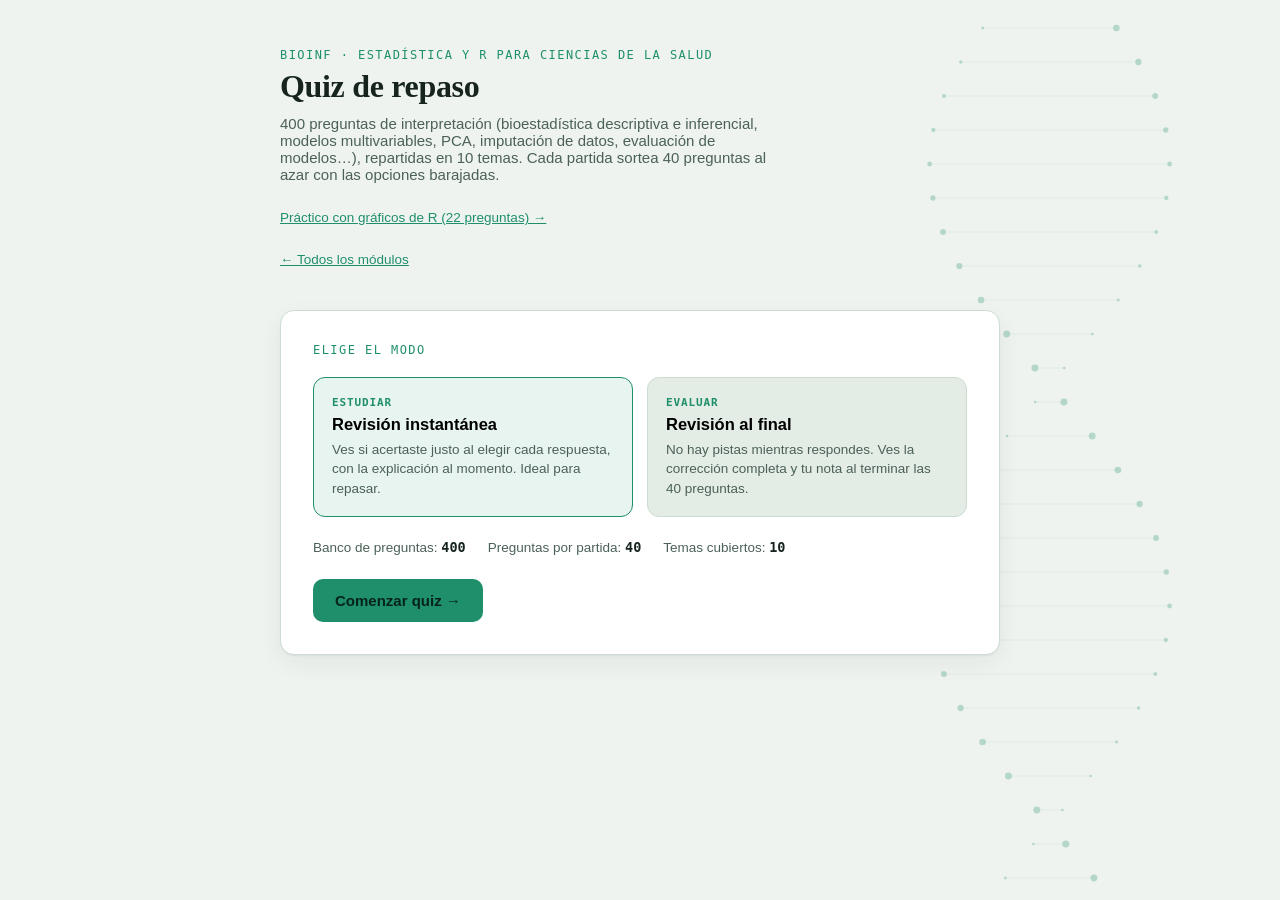
<file: materias/estadistica-r-ciencias-salud.html>
<!doctype html>
<html lang="es">
<head>
<meta charset="UTF-8">
<meta name="viewport" content="width=device-width, initial-scale=1">
<meta name="description" content="Quiz de repaso de 40 preguntas aleatorias sobre Estadística y R para Ciencias de la Salud (Máster en Bioinformática): bioestadística descriptiva e inferencial, modelos multivariables, PCA, imputación de datos y evaluación de modelos.">
<title>Quiz BIOINF — Estadística y R para Ciencias de la Salud</title>
<link rel="stylesheet" href="../assets/quiz.css">
</head>
<body>

<canvas id="helix"></canvas>

<div class="wrap">
  <div id="app"></div>
</div>

<script src="estadistica-r-ciencias-salud.data.js"></script>
<script src="../assets/quiz.js"></script>
<script src="../assets/helix.js"></script>
</body>
</html>
</file>
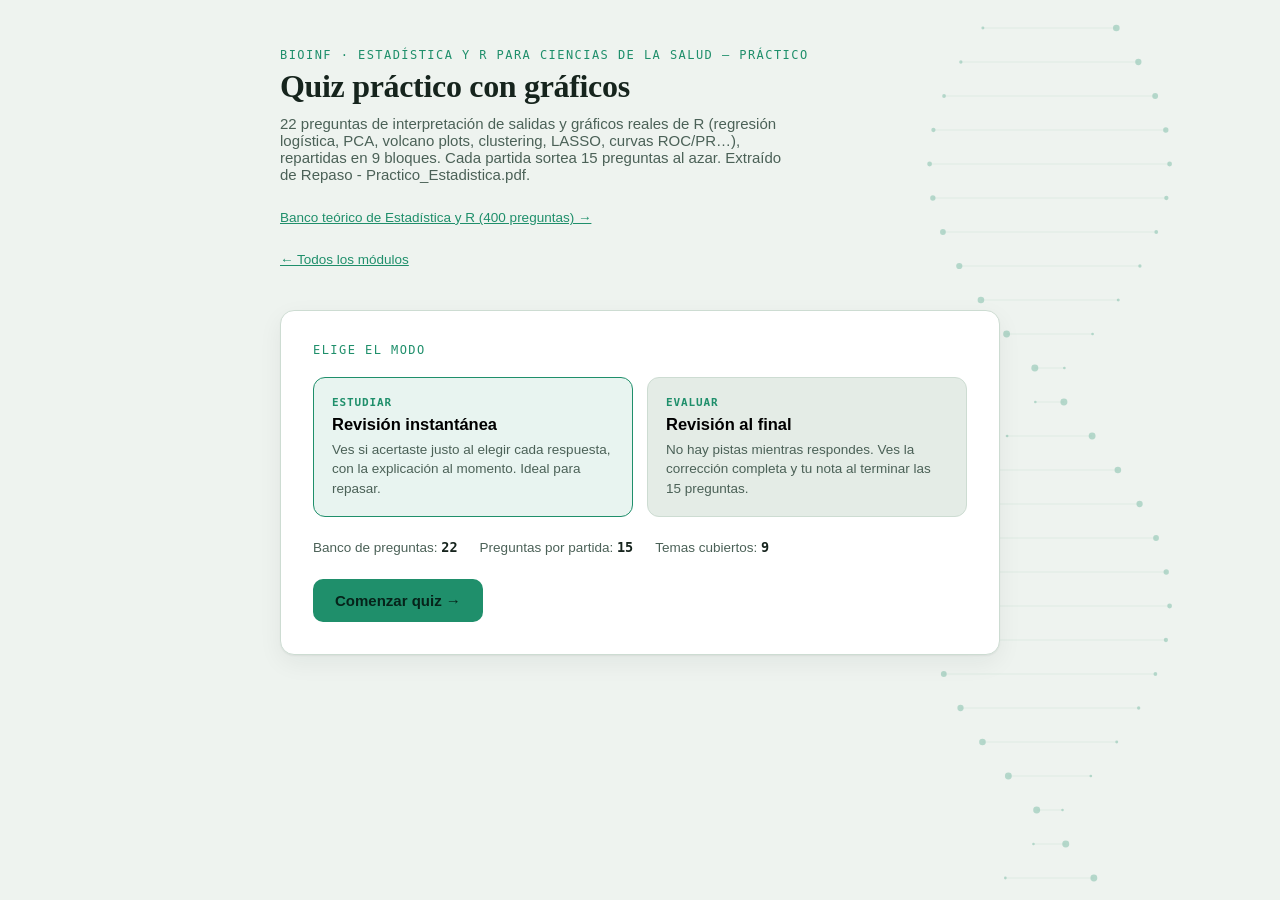
<file: materias/estadistica-r-practico.html>
<!doctype html>
<html lang="es">
<head>
<meta charset="UTF-8">
<meta name="viewport" content="width=device-width, initial-scale=1">
<meta name="description" content="Quiz práctico de 15 preguntas aleatorias sobre interpretación de salidas y gráficos de R (regresión logística, PCA, volcano plots, clustering, LASSO, curvas ROC/PR), con las imágenes originales de cada ejercicio.">
<title>Quiz BIOINF — Estadística y R (práctico con gráficos)</title>
<link rel="stylesheet" href="../assets/quiz.css">
</head>
<body>

<canvas id="helix"></canvas>

<div class="wrap">
  <div id="app"></div>
</div>

<script src="estadistica-r-practico.data.js"></script>
<script src="../assets/quiz.js"></script>
<script src="../assets/helix.js"></script>
</body>
</html>
</file>
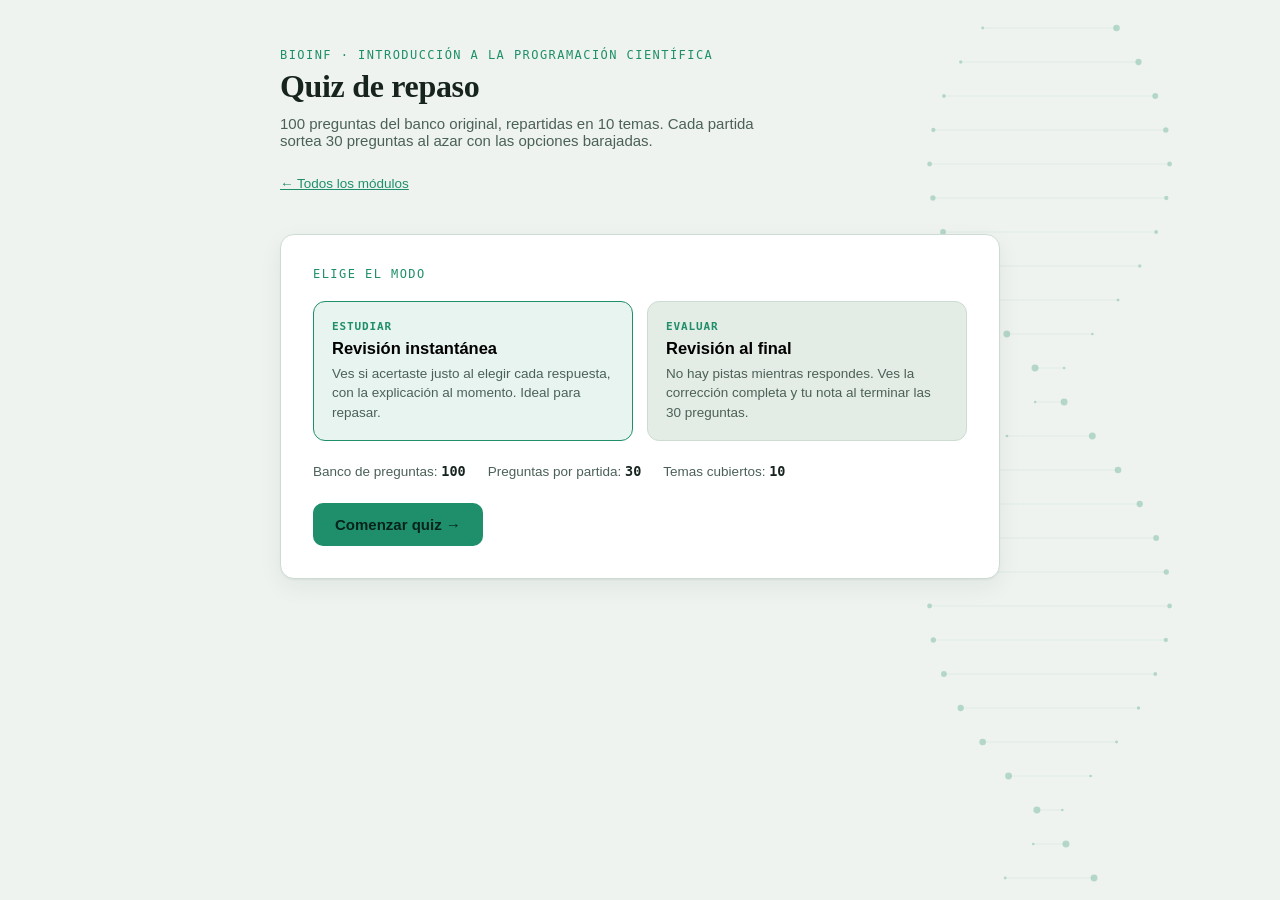
<file: materias/programacion-cientifica.html>
<!doctype html>
<html lang="es">
<head>
<meta charset="UTF-8">
<meta name="viewport" content="width=device-width, initial-scale=1">
<meta name="description" content="Quiz de repaso de 30 preguntas aleatorias sobre Introducción a la Programación Científica (BIOINF): bases de datos biológicas, Git/GitHub, lenguajes de programación, sistemas operativos, Linux y Perl/BioPerl.">
<title>Quiz BIOINF — Programación Científica</title>
<link rel="stylesheet" href="../assets/quiz.css">
</head>
<body>

<canvas id="helix"></canvas>

<div class="wrap">
  <div id="app"></div>
</div>

<script src="programacion-cientifica.data.js"></script>
<script src="../assets/quiz.js"></script>
<script src="../assets/helix.js"></script>
</body>
</html>
</file>
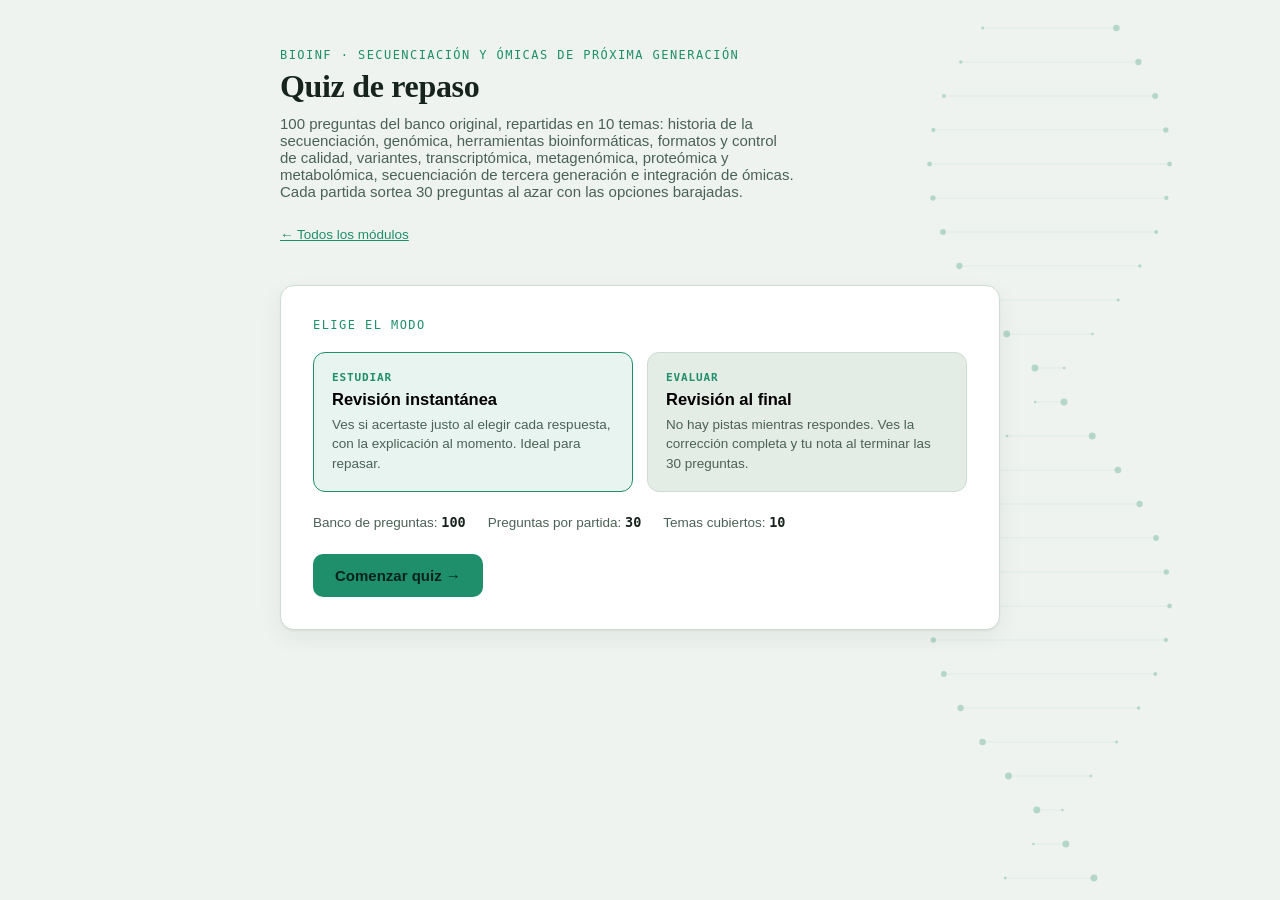
<file: materias/secuenciacion-omicas.html>
<!doctype html>
<html lang="es">
<head>
<meta charset="UTF-8">
<meta name="viewport" content="width=device-width, initial-scale=1">
<meta name="description" content="Quiz de repaso de 30 preguntas aleatorias sobre Secuenciación y Ómicas de Próxima Generación (BIOINF): historia de la secuenciación, genómica, herramientas bioinformáticas, transcriptómica, metagenómica, proteómica, metabolómica y secuenciación de tercera generación.">
<title>Quiz BIOINF — Secuenciación y Ómicas de Próxima Generación</title>
<link rel="stylesheet" href="../assets/quiz.css">
</head>
<body>

<canvas id="helix"></canvas>

<div class="wrap">
  <div id="app"></div>
</div>

<script src="secuenciacion-omicas.data.js"></script>
<script src="../assets/quiz.js"></script>
<script src="../assets/helix.js"></script>
</body>
</html>
</file>
<file: assets/quiz.css>
:root{
    --bg: #eef3ef;
    --surface: #ffffff;
    --surface-2: #e4ece6;
    --border: #cddcd2;
    --text: #16241d;
    --text-dim: #4b6157;
    --accent: #1f8f6b;
    --accent-soft: rgba(31,143,107,.10);
    --good: #2f8f52;
    --good-soft: rgba(47,143,82,.12);
    --bad: #c33f57;
    --bad-soft: rgba(195,63,87,.10);
    --warn: #a5711f;
    --warn-soft: rgba(165,113,31,.12);
    --shadow: 0 1px 2px rgba(20,40,30,.06), 0 8px 24px rgba(20,40,30,.06);
  }
  @media (prefers-color-scheme: dark){
    :root{
      --bg: #0b1310;
      --surface: #121d18;
      --surface-2: #1a2a22;
      --border: #24382e;
      --text: #e7ede9;
      --text-dim: #9fb3a6;
      --accent: #3fc296;
      --accent-soft: rgba(63,194,150,.12);
      --good: #57c47f;
      --good-soft: rgba(87,196,127,.14);
      --bad: #e97288;
      --bad-soft: rgba(233,114,136,.12);
      --warn: #e0ac52;
      --warn-soft: rgba(224,172,82,.14);
      --shadow: 0 1px 2px rgba(0,0,0,.3), 0 12px 32px rgba(0,0,0,.35);
    }
  }
  :root[data-theme="dark"]{
    --bg: #0b1310; --surface: #121d18; --surface-2: #1a2a22; --border: #24382e;
    --text: #e7ede9; --text-dim: #9fb3a6; --accent: #3fc296; --accent-soft: rgba(63,194,150,.12);
    --good: #57c47f; --good-soft: rgba(87,196,127,.14); --bad: #e97288; --bad-soft: rgba(233,114,136,.12);
    --warn: #e0ac52; --warn-soft: rgba(224,172,82,.14);
    --shadow: 0 1px 2px rgba(0,0,0,.3), 0 12px 32px rgba(0,0,0,.35);
  }
  :root[data-theme="light"]{
    --bg: #eef3ef; --surface: #ffffff; --surface-2: #e4ece6; --border: #cddcd2;
    --text: #16241d; --text-dim: #4b6157; --accent: #1f8f6b; --accent-soft: rgba(31,143,107,.10);
    --good: #2f8f52; --good-soft: rgba(47,143,82,.12); --bad: #c33f57; --bad-soft: rgba(195,63,87,.10);
    --warn: #a5711f; --warn-soft: rgba(165,113,31,.12);
    --shadow: 0 1px 2px rgba(20,40,30,.06), 0 8px 24px rgba(20,40,30,.06);
  }

  *{ box-sizing: border-box; }
  html,body{ margin:0; padding:0; }
  body{
    background: var(--bg);
    color: var(--text);
    font-family: -apple-system, "Segoe UI", "Helvetica Neue", Arial, sans-serif;
    min-height: 100vh;
    position: relative;
    overflow-x: hidden;
  }
  .mono{ font-family: ui-monospace, "SF Mono", "Cascadia Mono", Consolas, "Liberation Mono", monospace; font-variant-numeric: tabular-nums; }

  #helix{
    position: fixed; inset: 0; width: 100%; height: 100%;
    z-index: 0; opacity: .5; pointer-events: none;
  }

  .wrap{
    position: relative; z-index: 1;
    max-width: 760px; margin: 0 auto;
    padding: 48px 20px 80px;
  }

  header.top{
    display:flex; flex-direction:column; gap:4px; margin-bottom: 28px;
  }
  .eyebrow{
    font-family: ui-monospace, "SF Mono", Consolas, monospace;
    font-size: 12px; letter-spacing: .12em; text-transform: uppercase;
    color: var(--accent);
  }
  h1{
    font-family: Georgia, "Iowan Old Style", "Times New Roman", serif;
    font-size: 32px; line-height: 1.15; margin: 2px 0 0;
    text-wrap: balance;
    letter-spacing: -.01em;
  }
  .sub{ color: var(--text-dim); font-size: 15px; margin-top: 6px; max-width: 62ch; }

  .card{
    background: var(--surface);
    border: 1px solid var(--border);
    border-radius: 14px;
    box-shadow: var(--shadow);
  }

  /* ---------- Start screen ---------- */
  .start-card{ padding: 32px; margin-top: 22px; }
  .mode-grid{ display:grid; grid-template-columns: 1fr 1fr; gap: 14px; margin: 20px 0 8px; }
  @media (max-width: 560px){ .mode-grid{ grid-template-columns: 1fr; } }
  .mode-opt{
    border: 1px solid var(--border); border-radius: 12px; padding: 18px;
    cursor: pointer; text-align: left; background: var(--surface-2);
    transition: border-color .15s ease, background .15s ease, transform .1s ease;
    display:flex; flex-direction:column; gap:6px;
  }
  .mode-opt:hover{ transform: translateY(-1px); }
  .mode-opt.selected{ border-color: var(--accent); background: var(--accent-soft); }
  .mode-opt .tag{
    font-family: ui-monospace, monospace; font-size: 11px; letter-spacing:.08em;
    text-transform: uppercase; color: var(--accent); font-weight: 600;
  }
  .mode-opt .name{ font-size: 16.5px; font-weight: 600; }
  .mode-opt .desc{ font-size: 13.5px; color: var(--text-dim); line-height:1.45; }

  .stats-line{
    display:flex; gap: 22px; margin: 22px 0 6px; flex-wrap: wrap;
    font-size: 13.5px; color: var(--text-dim);
  }
  .stats-line b{ color: var(--text); font-family: ui-monospace, monospace; }

  button{ font: inherit; cursor: pointer; }
  .btn{
    border: none; border-radius: 10px; padding: 13px 22px;
    background: var(--accent); color: #06231a; font-weight: 700; font-size: 15px;
    transition: filter .15s ease, transform .1s ease;
  }
  .btn:hover{ filter: brightness(1.08); }
  .btn:active{ transform: translateY(1px); }
  .btn:disabled{ opacity: .45; cursor: not-allowed; filter:none; }
  .btn.ghost{
    background: transparent; color: var(--text); border: 1px solid var(--border);
    font-weight: 600;
  }
  .btn.ghost:hover{ border-color: var(--accent); color: var(--accent); }
  .btn-row{ display:flex; gap: 12px; margin-top: 24px; align-items:center; }

  /* ---------- Quiz screen ---------- */
  .progress-row{ display:flex; align-items:center; gap: 14px; margin-bottom: 18px; }
  .progress-track{
    flex: 1; height: 6px; border-radius: 4px; background: var(--surface-2);
    overflow: hidden; border: 1px solid var(--border);
  }
  .progress-fill{ height: 100%; background: var(--accent); border-radius: 4px; transition: width .25s ease; }
  .progress-count{ font-size: 13px; color: var(--text-dim); white-space:nowrap; }

  .q-card{ padding: 28px; }
  .q-meta{ display:flex; justify-content: space-between; align-items:center; margin-bottom: 14px; gap: 10px; flex-wrap: wrap;}
  .topic-pill{
    font-family: ui-monospace, monospace; font-size: 11.5px; letter-spacing: .05em;
    background: var(--surface-2); border: 1px solid var(--border); color: var(--text-dim);
    padding: 4px 10px; border-radius: 999px;
  }
  .mode-pill{
    font-family: ui-monospace, monospace; font-size: 11px; letter-spacing: .08em; text-transform: uppercase;
    color: var(--warn); border: 1px solid var(--warn-soft); background: var(--warn-soft);
    padding: 4px 10px; border-radius: 999px;
  }
  .q-text{ font-size: 19px; line-height: 1.45; font-weight: 600; margin: 0 0 20px; text-wrap: balance; }

  .q-img-wrap{ margin: 0 0 20px; }
  .q-img{
    display:block; max-width: 100%; height: auto; margin: 0 auto;
    border: 1px solid var(--border); border-radius: 10px; background: #fff;
  }
  .q-img.rev{ margin: 10px 0; max-width: 420px; }

  .options{ display:flex; flex-direction: column; gap: 10px; }
  .opt{
    display:flex; align-items:flex-start; gap: 12px;
    text-align:left; width: 100%;
    padding: 13px 14px; border-radius: 10px;
    border: 1px solid var(--border); background: var(--surface-2); color: var(--text);
    transition: border-color .12s ease, background .12s ease, transform .06s ease;
  }
  .opt:hover:not(:disabled){ border-color: var(--accent); }
  .opt:focus-visible{ outline: 2px solid var(--accent); outline-offset: 2px; }
  .opt:active:not(:disabled){ transform: translateY(1px); }
  .opt .letter{
    font-family: ui-monospace, monospace; font-size: 13px; font-weight: 700;
    color: var(--text-dim); border: 1px solid var(--border); background: var(--surface);
    width: 24px; height: 24px; border-radius: 6px; flex: none;
    display:flex; align-items:center; justify-content:center;
  }
  .opt .label{ font-size: 15px; line-height: 1.45; padding-top: 1px; }
  .opt.chosen{ border-color: var(--accent); background: var(--accent-soft); }
  .opt.chosen .letter{ color: var(--accent); border-color: var(--accent); }
  .opt.correct{ border-color: var(--good); background: var(--good-soft); }
  .opt.correct .letter{ color: var(--good); border-color: var(--good); background: transparent; }
  .opt.wrong{ border-color: var(--bad); background: var(--bad-soft); }
  .opt.wrong .letter{ color: var(--bad); border-color: var(--bad); }
  .opt:disabled{ cursor: default; }

  .feedback{
    margin-top: 16px; padding: 14px 16px; border-radius: 10px;
    font-size: 14px; line-height: 1.55; display:flex; gap: 10px; align-items:flex-start;
  }
  .feedback.good{ background: var(--good-soft); border: 1px solid var(--good); color: var(--text); }
  .feedback.bad{ background: var(--bad-soft); border: 1px solid var(--bad); color: var(--text); }
  .feedback .fic{ font-weight:800; flex: none; font-family: ui-monospace, monospace; }
  .feedback.good .fic{ color: var(--good); }
  .feedback.bad .fic{ color: var(--bad); }

  .nav-row{ display:flex; justify-content: flex-end; margin-top: 22px; }

  /* ---------- Results screen ---------- */
  .score-card{ padding: 30px; display:flex; gap: 26px; align-items:center; flex-wrap: wrap; }
  .ring-wrap{ position: relative; width: 128px; height: 128px; flex: none; }
  .ring-wrap svg{ transform: rotate(-90deg); }
  .ring-bg{ fill:none; stroke: var(--surface-2); stroke-width: 10; }
  .ring-fg{ fill:none; stroke: var(--accent); stroke-width: 10; stroke-linecap: round; transition: stroke-dashoffset .6s ease; }
  .ring-label{ position:absolute; inset:0; display:flex; flex-direction:column; align-items:center; justify-content:center; }
  .ring-label .pct{ font-family: ui-monospace, monospace; font-size: 26px; font-weight: 800; }
  .ring-label .frac{ font-size: 12px; color: var(--text-dim); font-family: ui-monospace, monospace;}
  .score-copy h2{ margin: 0 0 6px; font-family: Georgia, serif; font-size: 22px; }
  .score-copy p{ margin: 0; color: var(--text-dim); font-size: 14px; max-width: 40ch; }

  .breakdown{ padding: 24px 28px; margin-top: 16px; }
  .breakdown h3{ margin: 0 0 14px; font-size: 14px; letter-spacing:.04em; text-transform: uppercase; color: var(--text-dim); font-weight:700; }
  .topic-row{ display:flex; align-items:center; gap: 12px; padding: 7px 0; }
  .topic-row .tname{ width: 210px; flex: none; font-size: 13.5px; color: var(--text); }
  .topic-row .tbar{ flex:1; height: 8px; border-radius: 4px; background: var(--surface-2); overflow:hidden; border:1px solid var(--border); }
  .topic-row .tbar > span{ display:block; height:100%; background: var(--accent); }
  .topic-row .tfrac{ width: 44px; text-align:right; font-family: ui-monospace, monospace; font-size: 12.5px; color: var(--text-dim); flex:none; }

  .review{ margin-top: 16px; display:flex; flex-direction:column; gap: 12px; }
  .review-item{ padding: 18px 20px; border-left-width: 4px; border-left-style: solid; }
  .review-item.ok{ border-left-color: var(--good); }
  .review-item.no{ border-left-color: var(--bad); }
  .review-item .rmeta{ display:flex; gap:8px; align-items:center; margin-bottom: 8px; }
  .review-item .rq{ font-size: 15.5px; font-weight: 600; margin: 0 0 10px; line-height:1.4; }
  .review-item .rline{ font-size: 13.5px; margin: 3px 0; line-height:1.5; }
  .review-item .rline b{ font-weight: 700; }
  .review-item .rline.yours.ok-text{ color: var(--good); }
  .review-item .rline.yours.no-text{ color: var(--bad); }
  .review-item .rexpl{ font-size: 13.5px; color: var(--text-dim); margin-top: 8px; line-height: 1.55; }

  .hidden{ display:none !important; }

  ::selection{ background: var(--accent-soft); }
  a{ color: var(--accent); }

  /* ---------- Hub (index) ---------- */
  .back-link{ display:inline-block; font-size: 13.5px; margin-top: 2px; }
  .module-grid{ display:flex; flex-direction:column; gap: 14px; margin-top: 22px; }
  .module-card{
    display:flex; flex-direction:column; gap: 8px;
    padding: 22px 24px; text-decoration:none; color: inherit;
    transition: border-color .15s ease, transform .1s ease;
  }
  .module-card:hover{ border-color: var(--accent); transform: translateY(-1px); }
  .module-card .mname{ font-family: Georgia, serif; font-size: 20px; font-weight: 700; }
  .module-card .mdesc{ font-size: 14px; color: var(--text-dim); line-height: 1.5; }
  .module-card .mmeta{
    display:flex; gap: 16px; margin-top: 4px; flex-wrap: wrap;
    font-family: ui-monospace, monospace; font-size: 12px; color: var(--text-dim);
  }
  .module-card .mmeta b{ color: var(--text); }
  .empty-note{ color: var(--text-dim); font-size: 14px; padding: 24px; text-align:center; }
</file>
